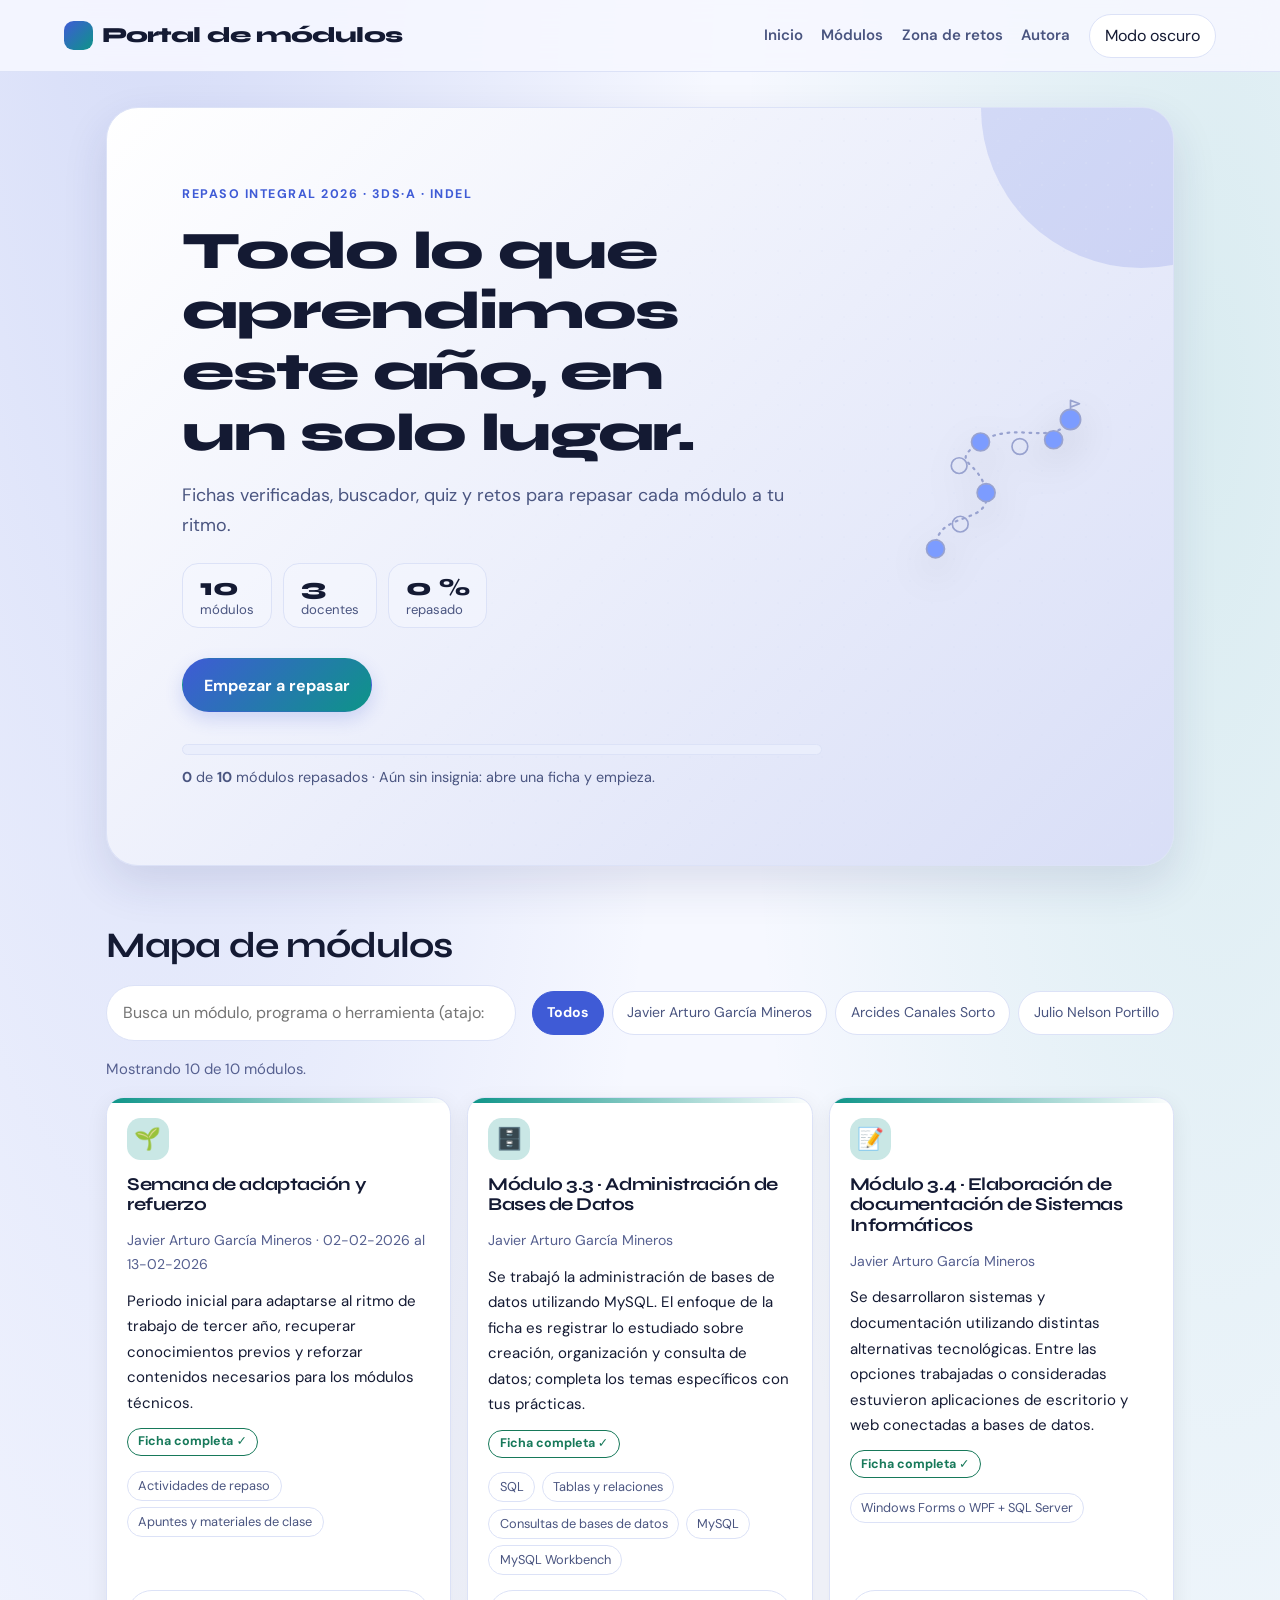
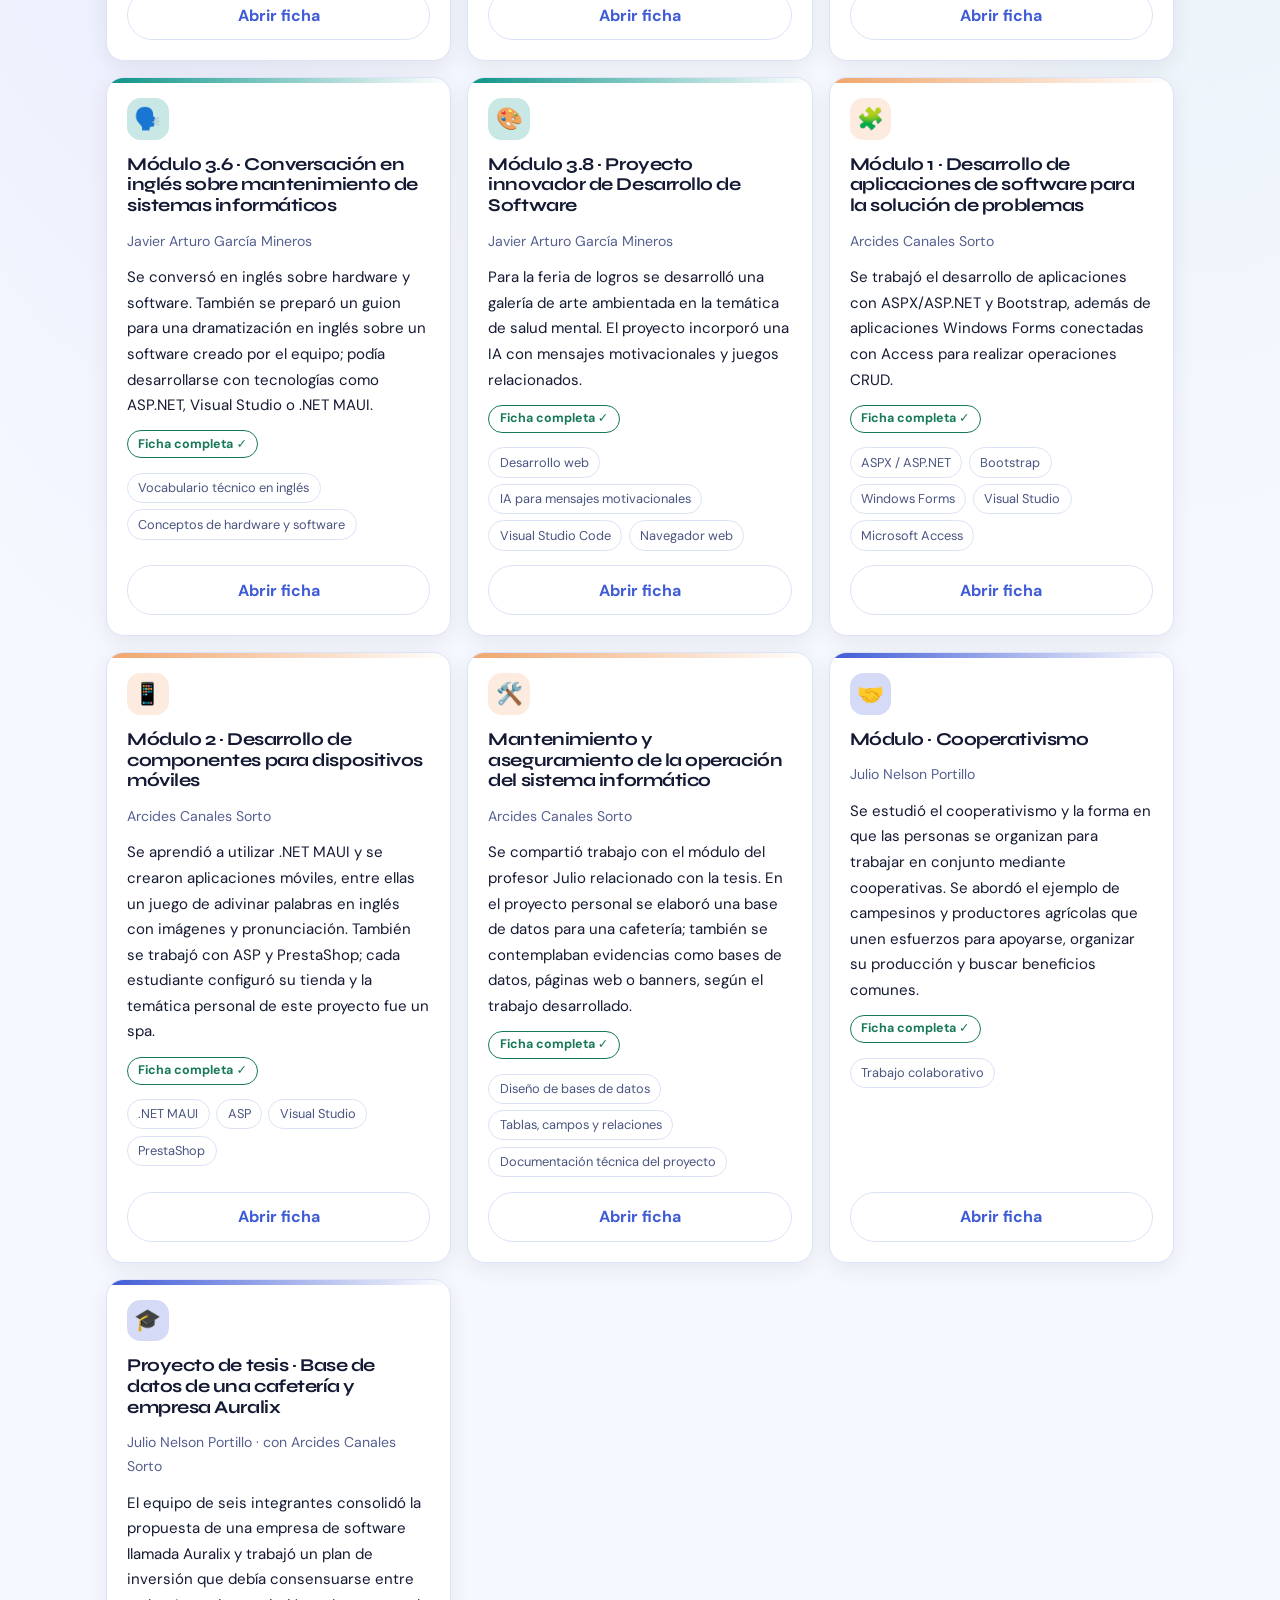
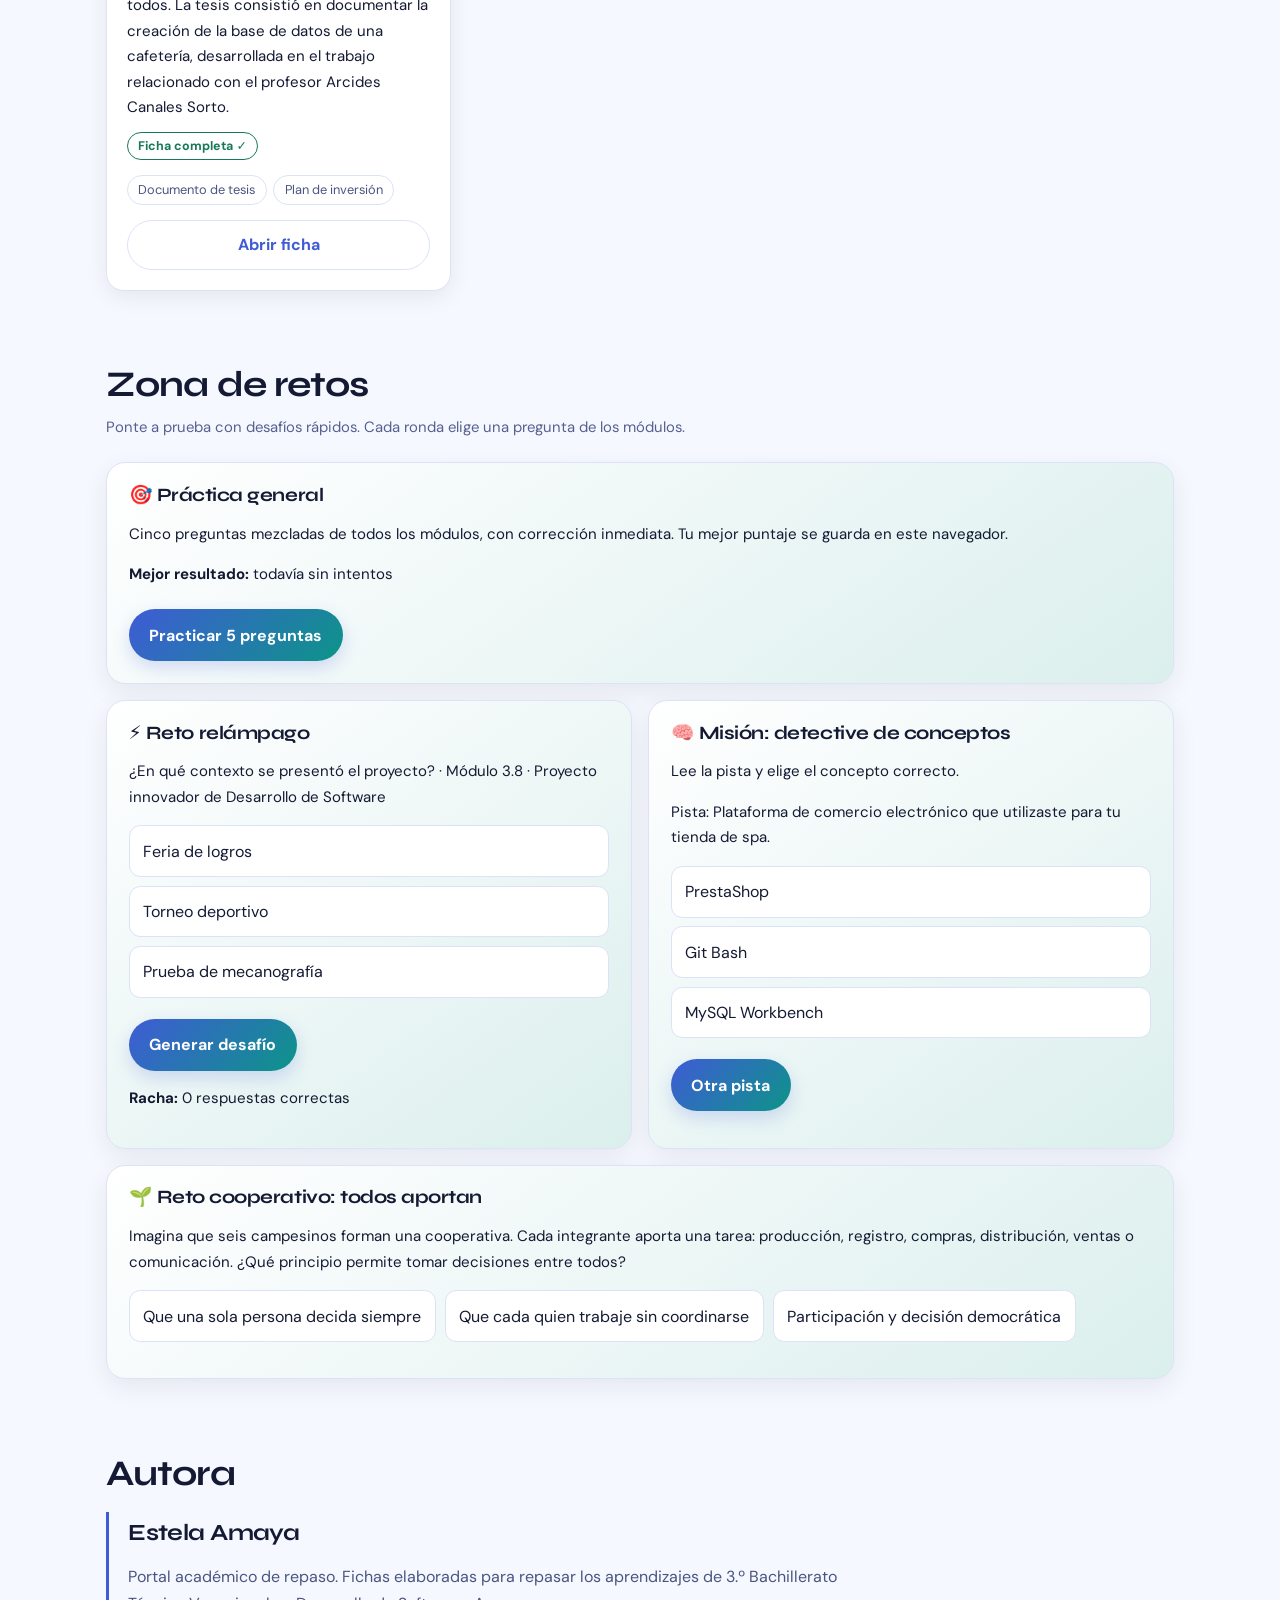
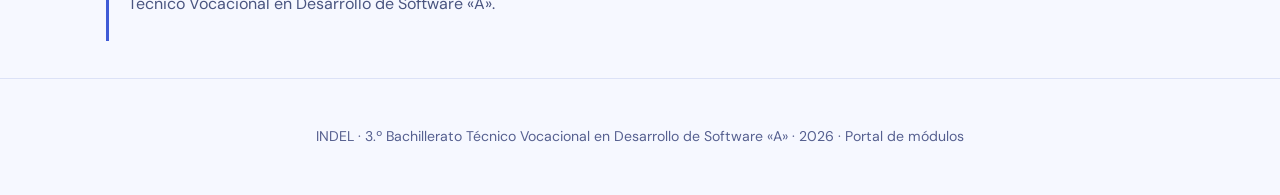
<file: index.html>
<!DOCTYPE html>
<html lang="es" data-theme="dark">
<head>
  <meta charset="UTF-8">
  <meta name="viewport" content="width=device-width, initial-scale=1">
  <title>Portal de módulos · Estela Amaya · Repaso 2026</title>
  <meta name="description" content="Portal de repaso de los módulos de 3.º Bachillerato Técnico Vocacional en Desarrollo de Software «A», INDEL 2026.">
  <link rel="icon" type="image/svg+xml" href="img/favicon.svg">
  <link rel="preconnect" href="https://fonts.googleapis.com">
  <link rel="preconnect" href="https://fonts.gstatic.com" crossorigin>
  <link href="https://fonts.googleapis.com/css2?family=Syne:wght@700;800&family=DM+Sans:wght@400;500;700&display=swap" rel="stylesheet">
  <link rel="stylesheet" href="css/styles.css">
</head>
<body>
  <a class="skip" href="#modulos">Ir a los módulos</a>

  <!-- Barra superior -->
  <header class="top">
    <a class="logo" href="#inicio">Portal de módulos</a>
    <nav aria-label="Principal">
      <a href="#inicio">Inicio</a>
      <a href="#modulos">Módulos</a>
      <a href="#juegos">Zona de retos</a>
      <a href="#autora">Autora</a>
      <button id="tema" type="button">Modo claro</button>
    </nav>
  </header>

  <main>
    <!-- Portada -->
    <section id="inicio" class="hero">
      <div class="hero-txt">
        <p class="kicker">Repaso integral 2026 · 3DS·A · INDEL</p>
        <h1>Todo lo que aprendimos este año, en un solo lugar.</h1>
        <p class="lead">Fichas verificadas, buscador, quiz y retos para repasar cada módulo a tu ritmo.</p>
        <ul class="stats"><li><strong id="n-mod">10</strong>módulos</li><li><strong id="n-doc">3</strong>docentes</li><li><strong id="pct">0 %</strong>repasado</li></ul>
        <a class="cta" href="#modulos">Empezar a repasar</a>
        <div class="progreso" role="group" aria-label="Mi progreso">
          <div class="barra"><div id="relleno"></div></div>
          <p><strong id="rep">0</strong> de <strong id="total">0</strong> módulos repasados · <span id="insignia">Aún sin insignia: abre una ficha y empieza.</span></p>
          <p id="celebra" class="celebra" role="status" hidden>🎉 ¡100 %! Repasaste todos los módulos del año.</p>
        </div>
      </div>
      <img class="hero-img" src="img/hero-mapa.svg" width="180" height="180"
           alt="Ilustración de un camino con puntos conectados que representan los módulos del año, hasta una bandera al final.">
    </section>

    <!-- Mapa de módulos (las tarjetas se pintan desde data/modulos.js) -->
    <section id="modulos" aria-labelledby="t-mod">
      <h2 id="t-mod">Mapa de módulos</h2>
      <div class="controles">
        <label class="buscar">
          <span class="vh">Buscar módulos</span>
          <input id="q" type="search" placeholder="Busca un módulo, programa o herramienta (atajo: /)" autocomplete="off">
        </label>
        <div id="filtros" class="filtros" role="group" aria-label="Filtrar por docente"></div>
      </div>
      <p id="estado" class="estado" aria-live="polite"></p>
      <noscript><p class="estado">Este portal pinta los módulos con JavaScript. Actívalo en tu navegador para verlos.</p></noscript>
      <div id="lista" class="grid"></div>
    </section>

    <!-- Zona de retos (los textos de las rondas vienen de data/juegos.js y data/modulos.js) -->
    <section id="juegos" aria-labelledby="t-juegos">
      <h2 id="t-juegos">Zona de retos</h2>
      <p class="estado">Ponte a prueba con desafíos rápidos. Cada ronda elige una pregunta de los módulos.</p>

      <div class="juegos-grid">
        <article class="game-box game-box--ancho">
          <h3>🎯 Práctica general</h3>
          <p>Cinco preguntas mezcladas de todos los módulos, con corrección inmediata. Tu mejor puntaje se guarda en este navegador.</p>
          <p><strong>Mejor resultado:</strong> <span id="mejor-practica">todavía sin intentos</span></p>
          <button id="practicar" class="cta" type="button">Practicar 5 preguntas</button>
        </article>

        <article class="game-box">
          <h3>⚡ Reto relámpago</h3>
          <p id="reto-pregunta"></p>
          <div id="reto-opciones" class="reto-opciones"></div>
          <p id="reto-feedback" class="fb" aria-live="polite"></p>
          <button id="nuevo-reto" class="cta" type="button">Generar desafío</button>
          <p><strong>Racha:</strong> <span id="racha">0</span> respuestas correctas</p>
        </article>

        <article class="game-box">
          <h3>🧠 Misión: detective de conceptos</h3>
          <p>Lee la pista y elige el concepto correcto.</p>
          <p id="pista-texto"></p>
          <div id="detective-opciones" class="reto-opciones"></div>
          <p id="detective-feedback" class="fb" aria-live="polite"></p>
          <button id="nueva-pista" class="cta" type="button">Otra pista</button>
        </article>

        <article class="game-box game-box--ancho">
          <h3>🌱 Reto cooperativo: todos aportan</h3>
          <p id="coop-enunciado"></p>
          <div id="coop-opciones" class="reto-opciones reto-opciones--fila"></div>
          <p id="coop-feedback" class="fb" aria-live="polite"></p>
          <button id="coop-reiniciar" class="volver-jugar" type="button" hidden>Volver a jugar</button>
        </article>
      </div>
    </section>

    <!-- Autora -->
    <section id="autora" aria-labelledby="t-aut">
      <h2 id="t-aut">Autora</h2>
      <div class="autora">
        <h3>Estela Amaya</h3>
        <p>Portal académico de repaso. Fichas elaboradas para repasar los aprendizajes de 3.º Bachillerato Técnico Vocacional en Desarrollo de Software «A».</p>
      </div>
    </section>
  </main>

  <!-- Ficha de módulo (se llena desde js/app.js) -->
  <dialog id="ficha" aria-labelledby="f-titulo"><div id="f-cont"></div></dialog>

  <footer><p>INDEL · 3.º Bachillerato Técnico Vocacional en Desarrollo de Software «A» · 2026 · Portal de módulos</p></footer>

  <!-- Orden importa: utilidades y datos primero, luego la lógica -->
  <script src="js/utils.js"></script>
  <script src="data/modulos.js"></script>
  <script src="data/juegos.js"></script>
  <script src="js/app.js"></script>
  <script src="js/practica.js"></script>
  <script src="js/arcade.js"></script>
</body>
</html>
</file>
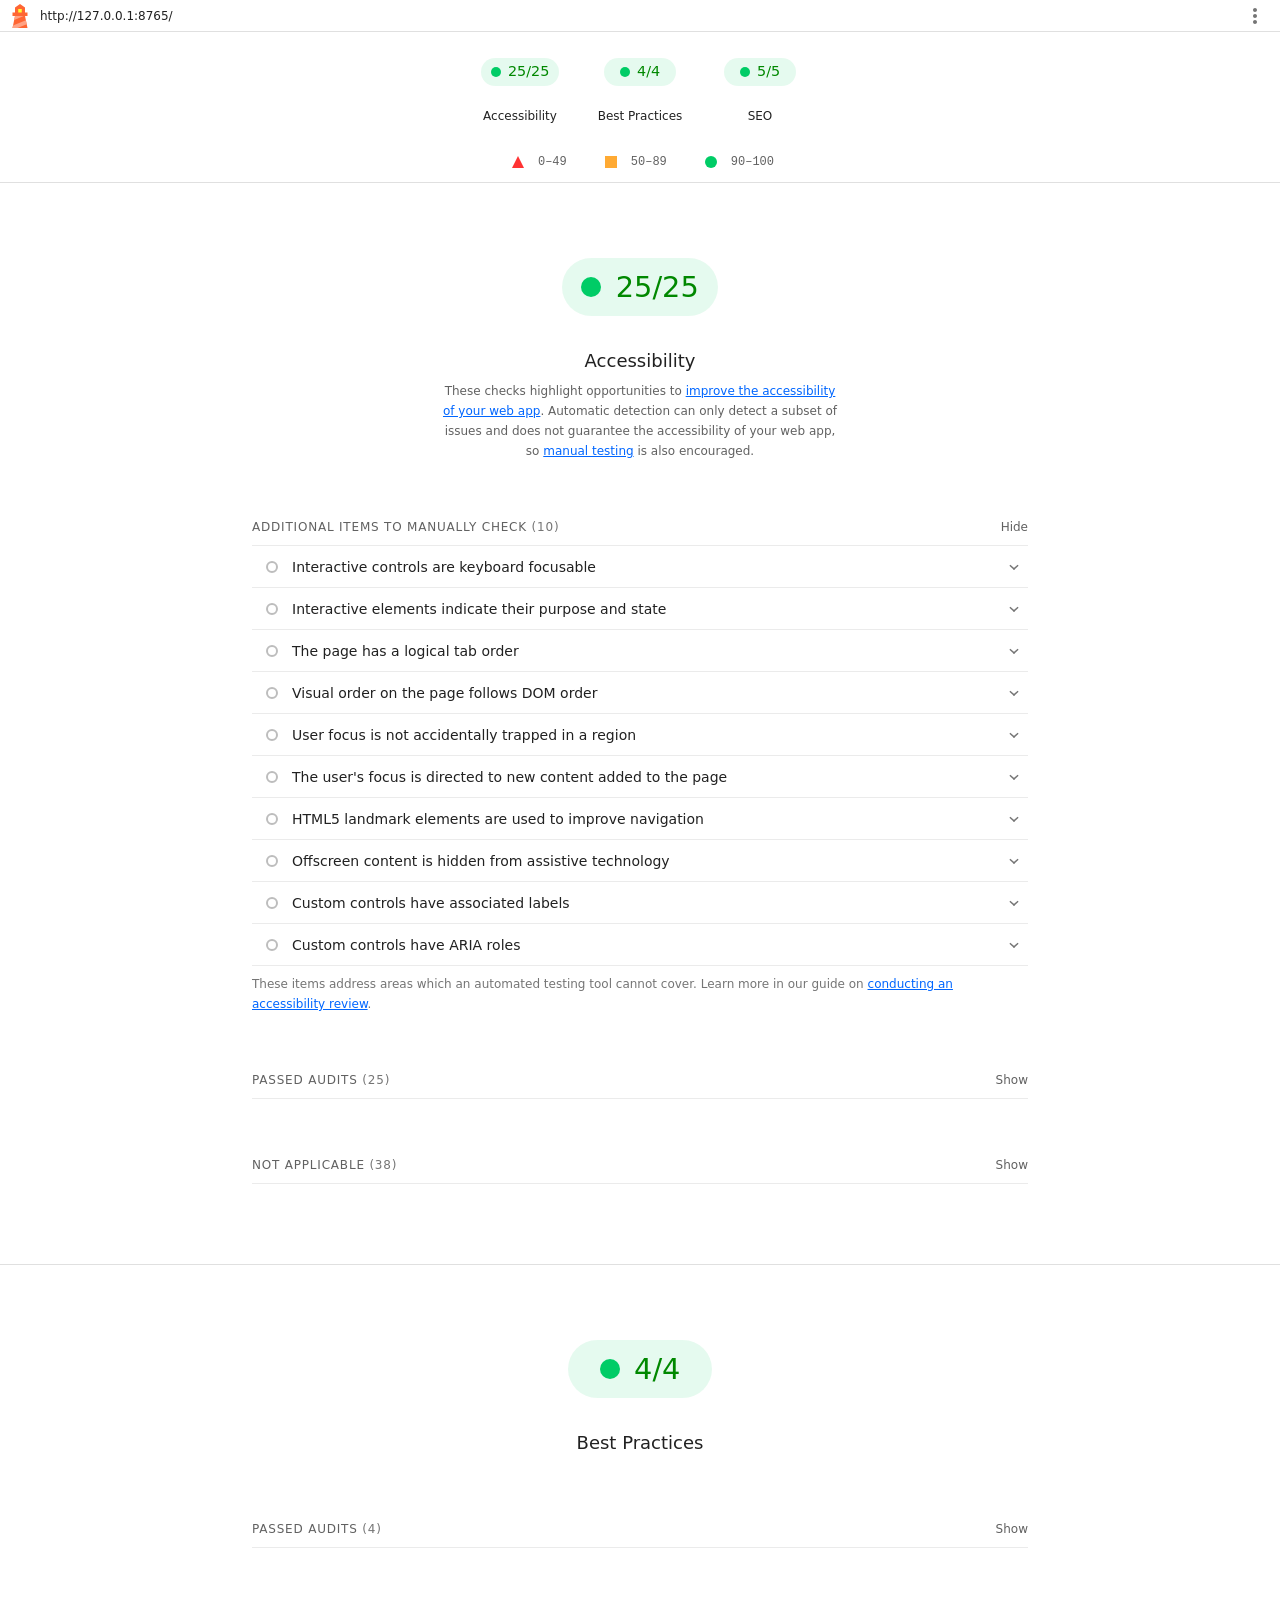
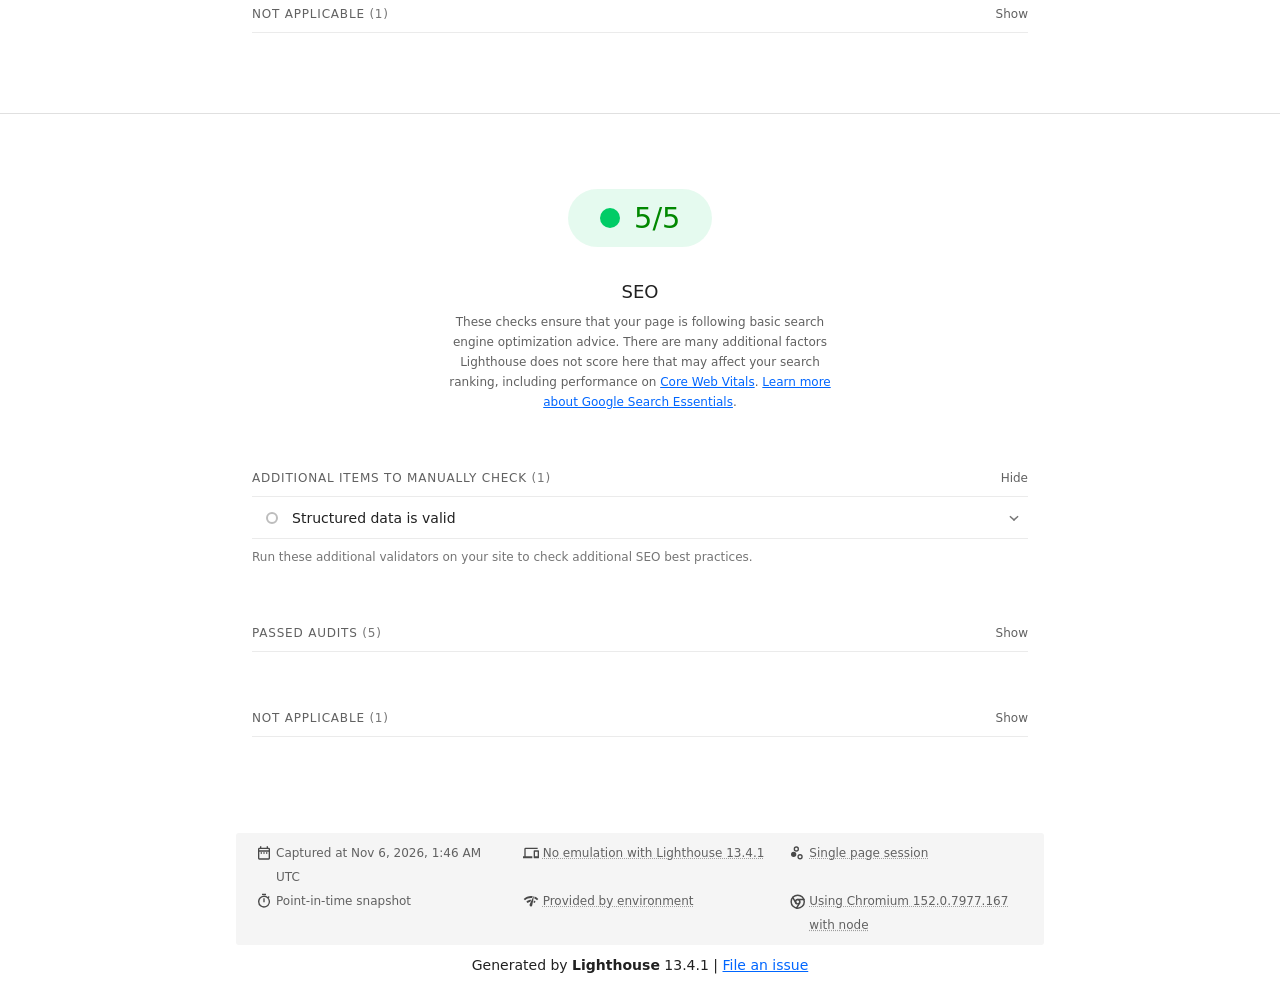
<file: evidencias/lighthouse-local.html>
<!--
@license
Copyright 2018 Google LLC
SPDX-License-Identifier: Apache-2.0
-->
<!doctype html>
<html lang="en">
<head>
  <meta charset="utf-8">
  <meta name="viewport" content="width=device-width, initial-scale=1, minimum-scale=1">
  <link rel="icon" href='data:image/svg+xml;utf8,<svg fill="none" xmlns="http://www.w3.org/2000/svg" viewBox="0 0 48 48"><path d="m14 7 10-7 10 7v10h5v7h-5l5 24H9l5-24H9v-7h5V7Z" fill="%23F63"/><path d="M31.561 24H14l-1.689 8.105L31.561 24ZM18.983 48H9l1.022-4.907L35.723 32.27l1.663 7.98L18.983 48Z" fill="%23FFA385"/><path fill="%23FF3" d="M20.5 10h7v7h-7z"/></svg>'>
  <title>Lighthouse Report</title>
  <style>body {margin: 0}</style>
</head>
<body>
  <noscript>Lighthouse report requires JavaScript. Please enable.</noscript>

  <div id="lh-log"></div>

  <script>window.__LIGHTHOUSE_JSON__ = {"lighthouseVersion":"13.4.1","finalDisplayedUrl":"http://127.0.0.1:8765/","fetchTime":"2026-11-06T01:46:27.761Z","gatherMode":"snapshot","runWarnings":[],"userAgent":"Mozilla/5.0 (Windows NT 10.0; Win64; x64) AppleWebKit/537.36 (KHTML, like Gecko) OpenCode/2.2.0 Chrome/152.0.7977.167 Electron/44.9.1 Safari/537.36","environment":{"hostUserAgent":"Mozilla/5.0 (Windows NT 10.0; Win64; x64) AppleWebKit/537.36 (KHTML, like Gecko) OpenCode/2.2.0 Chrome/152.0.7977.167 Electron/44.9.1 Safari/537.36","benchmarkIndex":1347,"credits":{"axe-core":"4.13.0"}},"audits":{"image-aspect-ratio":{"id":"image-aspect-ratio","title":"Displays images with correct aspect ratio","description":"Image display dimensions should match natural aspect ratio. [Learn more about image aspect ratio](https://developer.chrome.com/docs/lighthouse/best-practices/image-aspect-ratio/).","score":1,"scoreDisplayMode":"binary","details":{"type":"table","headings":[{"key":"node","valueType":"node","label":""},{"key":"url","valueType":"url","label":"URL"},{"key":"displayedAspectRatio","valueType":"text","label":"Aspect Ratio (Displayed)"},{"key":"actualAspectRatio","valueType":"text","label":"Aspect Ratio (Actual)"}],"items":[]}},"image-size-responsive":{"id":"image-size-responsive","title":"Serves images with appropriate resolution","description":"Image natural dimensions should be proportional to the display size and the pixel ratio to maximize image clarity. [Learn how to provide responsive images](https://web.dev/articles/serve-responsive-images).","score":1,"scoreDisplayMode":"binary","details":{"type":"table","headings":[{"key":"node","valueType":"node","label":""},{"key":"url","valueType":"url","label":"URL"},{"key":"displayedSize","valueType":"text","label":"Displayed size"},{"key":"actualSize","valueType":"text","label":"Actual size"},{"key":"expectedSize","valueType":"text","label":"Expected size"}],"items":[]}},"accesskeys":{"id":"accesskeys","title":"`[accesskey]` values are unique","description":"Access keys let users quickly focus a part of the page. For proper navigation, each access key must be unique. [Learn more about access keys](https://dequeuniversity.com/rules/axe/4.12/accesskeys).","score":null,"scoreDisplayMode":"notApplicable"},"aria-allowed-attr":{"id":"aria-allowed-attr","title":"`[aria-*]` attributes match their roles","description":"Each ARIA `role` supports a specific subset of `aria-*` attributes. Mismatching these invalidates the `aria-*` attributes. [Learn how to match ARIA attributes to their roles](https://dequeuniversity.com/rules/axe/4.12/aria-allowed-attr).","score":1,"scoreDisplayMode":"binary","details":{"type":"table","headings":[{"key":"node","valueType":"node","subItemsHeading":{"key":"relatedNode","valueType":"node"},"label":"Failing Elements"}],"items":[]}},"aria-allowed-role":{"id":"aria-allowed-role","title":"Uses ARIA roles only on compatible elements","description":"Many HTML elements can only be assigned certain ARIA roles. Using ARIA roles where they are not allowed can interfere with the accessibility of the web page. [Learn more about ARIA roles](https://dequeuniversity.com/rules/axe/4.12/aria-allowed-role).","score":null,"scoreDisplayMode":"notApplicable"},"aria-command-name":{"id":"aria-command-name","title":"`button`, `link`, and `menuitem` elements have accessible names","description":"When an element doesn't have an accessible name, screen readers announce it with a generic name, making it unusable for users who rely on screen readers. [Learn how to make command elements more accessible](https://dequeuniversity.com/rules/axe/4.12/aria-command-name).","score":null,"scoreDisplayMode":"notApplicable"},"aria-conditional-attr":{"id":"aria-conditional-attr","title":"ARIA attributes are used as specified for the element's role","description":"Some ARIA attributes are only allowed on an element under certain conditions. [Learn more about conditional ARIA attributes](https://dequeuniversity.com/rules/axe/4.12/aria-conditional-attr).","score":1,"scoreDisplayMode":"binary","details":{"type":"table","headings":[{"key":"node","valueType":"node","subItemsHeading":{"key":"relatedNode","valueType":"node"},"label":"Failing Elements"}],"items":[]}},"aria-deprecated-role":{"id":"aria-deprecated-role","title":"Deprecated ARIA roles were not used","description":"Deprecated ARIA roles may not be processed correctly by assistive technology. [Learn more about deprecated ARIA roles](https://dequeuniversity.com/rules/axe/4.12/aria-deprecated-role).","score":1,"scoreDisplayMode":"binary","details":{"type":"table","headings":[{"key":"node","valueType":"node","subItemsHeading":{"key":"relatedNode","valueType":"node"},"label":"Failing Elements"}],"items":[]}},"aria-dialog-name":{"id":"aria-dialog-name","title":"Elements with `role=\"dialog\"` or `role=\"alertdialog\"` have accessible names.","description":"ARIA dialog elements without accessible names may prevent screen readers users from discerning the purpose of these elements. [Learn how to make ARIA dialog elements more accessible](https://dequeuniversity.com/rules/axe/4.12/aria-dialog-name).","score":null,"scoreDisplayMode":"notApplicable"},"aria-hidden-body":{"id":"aria-hidden-body","title":"`[aria-hidden=\"true\"]` is not present on the document `\u003cbody>`","description":"Assistive technologies, like screen readers, work inconsistently when `aria-hidden=\"true\"` is set on the document `\u003cbody>`. [Learn how `aria-hidden` affects the document body](https://dequeuniversity.com/rules/axe/4.12/aria-hidden-body).","score":1,"scoreDisplayMode":"binary","details":{"type":"table","headings":[{"key":"node","valueType":"node","subItemsHeading":{"key":"relatedNode","valueType":"node"},"label":"Failing Elements"}],"items":[]}},"aria-hidden-focus":{"id":"aria-hidden-focus","title":"`[aria-hidden=\"true\"]` elements do not contain focusable descendents","description":"Focusable descendents within an `[aria-hidden=\"true\"]` element prevent those interactive elements from being available to users of assistive technologies like screen readers. [Learn how `aria-hidden` affects focusable elements](https://dequeuniversity.com/rules/axe/4.12/aria-hidden-focus).","score":null,"scoreDisplayMode":"notApplicable"},"aria-input-field-name":{"id":"aria-input-field-name","title":"ARIA input fields have accessible names","description":"When an input field doesn't have an accessible name, screen readers announce it with a generic name, making it unusable for users who rely on screen readers. [Learn more about input field labels](https://dequeuniversity.com/rules/axe/4.12/aria-input-field-name).","score":null,"scoreDisplayMode":"notApplicable"},"aria-meter-name":{"id":"aria-meter-name","title":"ARIA `meter` elements have accessible names","description":"When a meter element doesn't have an accessible name, screen readers announce it with a generic name, making it unusable for users who rely on screen readers. [Learn how to name `meter` elements](https://dequeuniversity.com/rules/axe/4.12/aria-meter-name).","score":null,"scoreDisplayMode":"notApplicable"},"aria-progressbar-name":{"id":"aria-progressbar-name","title":"ARIA `progressbar` elements have accessible names","description":"When a `progressbar` element doesn't have an accessible name, screen readers announce it with a generic name, making it unusable for users who rely on screen readers. [Learn how to label `progressbar` elements](https://dequeuniversity.com/rules/axe/4.12/aria-progressbar-name).","score":null,"scoreDisplayMode":"notApplicable"},"aria-prohibited-attr":{"id":"aria-prohibited-attr","title":"Elements use only permitted ARIA attributes","description":"Using ARIA attributes in roles where they are prohibited can mean that important information is not communicated to users of assistive technologies. [Learn more about prohibited ARIA roles](https://dequeuniversity.com/rules/axe/4.12/aria-prohibited-attr).","score":1,"scoreDisplayMode":"binary","details":{"type":"table","headings":[{"key":"node","valueType":"node","subItemsHeading":{"key":"relatedNode","valueType":"node"},"label":"Failing Elements"}],"items":[]}},"aria-required-attr":{"id":"aria-required-attr","title":"`[role]`s have all required `[aria-*]` attributes","description":"Some ARIA roles have required attributes that describe the state of the element to screen readers. [Learn more about roles and required attributes](https://dequeuniversity.com/rules/axe/4.12/aria-required-attr).","score":1,"scoreDisplayMode":"binary","details":{"type":"table","headings":[{"key":"node","valueType":"node","subItemsHeading":{"key":"relatedNode","valueType":"node"},"label":"Failing Elements"}],"items":[]}},"aria-required-children":{"id":"aria-required-children","title":"Elements with an ARIA `[role]` that require children to contain a specific `[role]` have all required children.","description":"Some ARIA parent roles must contain specific child roles to perform their intended accessibility functions. [Learn more about roles and required children elements](https://dequeuniversity.com/rules/axe/4.12/aria-required-children).","score":null,"scoreDisplayMode":"notApplicable"},"aria-required-parent":{"id":"aria-required-parent","title":"`[role]`s are contained by their required parent element","description":"Some ARIA child roles must be contained by specific parent roles to properly perform their intended accessibility functions. [Learn more about ARIA roles and required parent element](https://dequeuniversity.com/rules/axe/4.12/aria-required-parent).","score":null,"scoreDisplayMode":"notApplicable"},"aria-roles":{"id":"aria-roles","title":"`[role]` values are valid","description":"ARIA roles must have valid values in order to perform their intended accessibility functions. [Learn more about valid ARIA roles](https://dequeuniversity.com/rules/axe/4.12/aria-roles).","score":1,"scoreDisplayMode":"binary","details":{"type":"table","headings":[{"key":"node","valueType":"node","subItemsHeading":{"key":"relatedNode","valueType":"node"},"label":"Failing Elements"}],"items":[]}},"aria-text":{"id":"aria-text","title":"Elements with the `role=text` attribute do not have focusable descendents.","description":"Adding `role=text` around a text node split by markup enables VoiceOver to treat it as one phrase, but the element's focusable descendents will not be announced. [Learn more about the `role=text` attribute](https://dequeuniversity.com/rules/axe/4.12/aria-text).","score":null,"scoreDisplayMode":"notApplicable"},"aria-toggle-field-name":{"id":"aria-toggle-field-name","title":"ARIA toggle fields have accessible names","description":"When a toggle field doesn't have an accessible name, screen readers announce it with a generic name, making it unusable for users who rely on screen readers. [Learn more about toggle fields](https://dequeuniversity.com/rules/axe/4.12/aria-toggle-field-name).","score":null,"scoreDisplayMode":"notApplicable"},"aria-tooltip-name":{"id":"aria-tooltip-name","title":"ARIA `tooltip` elements have accessible names","description":"When a tooltip element doesn't have an accessible name, screen readers announce it with a generic name, making it unusable for users who rely on screen readers. [Learn how to name `tooltip` elements](https://dequeuniversity.com/rules/axe/4.12/aria-tooltip-name).","score":null,"scoreDisplayMode":"notApplicable"},"aria-treeitem-name":{"id":"aria-treeitem-name","title":"ARIA `treeitem` elements have accessible names","description":"When a `treeitem` element doesn't have an accessible name, screen readers announce it with a generic name, making it unusable for users who rely on screen readers. [Learn more about labeling `treeitem` elements](https://dequeuniversity.com/rules/axe/4.12/aria-treeitem-name).","score":null,"scoreDisplayMode":"notApplicable"},"aria-valid-attr-value":{"id":"aria-valid-attr-value","title":"`[aria-*]` attributes have valid values","description":"Assistive technologies, like screen readers, can't interpret ARIA attributes with invalid values. [Learn more about valid values for ARIA attributes](https://dequeuniversity.com/rules/axe/4.12/aria-valid-attr-value).","score":1,"scoreDisplayMode":"binary","details":{"type":"table","headings":[{"key":"node","valueType":"node","subItemsHeading":{"key":"relatedNode","valueType":"node"},"label":"Failing Elements"}],"items":[]}},"aria-valid-attr":{"id":"aria-valid-attr","title":"`[aria-*]` attributes are valid and not misspelled","description":"Assistive technologies, like screen readers, can't interpret ARIA attributes with invalid names. [Learn more about valid ARIA attributes](https://dequeuniversity.com/rules/axe/4.12/aria-valid-attr).","score":1,"scoreDisplayMode":"binary","details":{"type":"table","headings":[{"key":"node","valueType":"node","subItemsHeading":{"key":"relatedNode","valueType":"node"},"label":"Failing Elements"}],"items":[]}},"button-name":{"id":"button-name","title":"Buttons have an accessible name","description":"When a button doesn't have an accessible name, screen readers announce it as \"button\", making it unusable for users who rely on screen readers. [Learn how to make buttons more accessible](https://dequeuniversity.com/rules/axe/4.12/button-name).","score":1,"scoreDisplayMode":"binary","details":{"type":"table","headings":[{"key":"node","valueType":"node","subItemsHeading":{"key":"relatedNode","valueType":"node"},"label":"Failing Elements"}],"items":[]}},"bypass":{"id":"bypass","title":"The page contains a heading, skip link, or landmark region","description":"Adding ways to bypass repetitive content lets keyboard users navigate the page more efficiently. [Learn more about bypass blocks](https://dequeuniversity.com/rules/axe/4.12/bypass).","score":null,"scoreDisplayMode":"notApplicable"},"color-contrast":{"id":"color-contrast","title":"Background and foreground colors have a sufficient contrast ratio","description":"Low-contrast text is difficult or impossible for many users to read. [Learn how to provide sufficient color contrast](https://dequeuniversity.com/rules/axe/4.12/color-contrast).","score":1,"scoreDisplayMode":"binary","details":{"type":"table","headings":[{"key":"node","valueType":"node","subItemsHeading":{"key":"relatedNode","valueType":"node"},"label":"Failing Elements"}],"items":[]}},"definition-list":{"id":"definition-list","title":"`\u003cdl>`'s contain only properly-ordered `\u003cdt>` and `\u003cdd>` groups, `\u003cscript>`, `\u003ctemplate>` or `\u003cdiv>` elements.","description":"When definition lists are not properly marked up, screen readers may produce confusing or inaccurate output. [Learn how to structure definition lists correctly](https://dequeuniversity.com/rules/axe/4.12/definition-list).","score":null,"scoreDisplayMode":"notApplicable"},"dlitem":{"id":"dlitem","title":"Definition list items are wrapped in `\u003cdl>` elements","description":"Definition list items (`\u003cdt>` and `\u003cdd>`) must be wrapped in a parent `\u003cdl>` element to ensure that screen readers can properly announce them. [Learn how to structure definition lists correctly](https://dequeuniversity.com/rules/axe/4.12/dlitem).","score":null,"scoreDisplayMode":"notApplicable"},"document-title":{"id":"document-title","title":"Document has a `\u003ctitle>` element","description":"The title gives screen reader users an overview of the page, and search engine users rely on it heavily to determine if a page is relevant to their search. [Learn more about document titles](https://dequeuniversity.com/rules/axe/4.12/document-title).","score":1,"scoreDisplayMode":"binary","details":{"type":"table","headings":[{"key":"node","valueType":"node","subItemsHeading":{"key":"relatedNode","valueType":"node"},"label":"Failing Elements"}],"items":[]}},"duplicate-id-aria":{"id":"duplicate-id-aria","title":"ARIA IDs are unique","description":"The value of an ARIA ID must be unique to prevent other instances from being overlooked by assistive technologies. [Learn how to fix duplicate ARIA IDs](https://dequeuniversity.com/rules/axe/4.12/duplicate-id-aria).","score":null,"scoreDisplayMode":"notApplicable"},"empty-heading":{"id":"empty-heading","title":"All heading elements contain content.","description":"A heading with no content or inaccessible text prevent screen reader users from accessing information on the page's structure. [Learn more about headings](https://dequeuniversity.com/rules/axe/4.12/empty-heading).","score":null,"scoreDisplayMode":"notApplicable"},"form-field-multiple-labels":{"id":"form-field-multiple-labels","title":"No form fields have multiple labels","description":"Form fields with multiple labels can be confusingly announced by assistive technologies like screen readers which use either the first, the last, or all of the labels. [Learn how to use form labels](https://dequeuniversity.com/rules/axe/4.12/form-field-multiple-labels).","score":null,"scoreDisplayMode":"notApplicable"},"frame-title":{"id":"frame-title","title":"`\u003cframe>` or `\u003ciframe>` elements have a title","description":"Screen reader users rely on frame titles to describe the contents of frames. [Learn more about frame titles](https://dequeuniversity.com/rules/axe/4.12/frame-title).","score":null,"scoreDisplayMode":"notApplicable"},"heading-order":{"id":"heading-order","title":"Heading elements appear in a sequentially-descending order","description":"Properly ordered headings that do not skip levels convey the semantic structure of the page, making it easier to navigate and understand when using assistive technologies. [Learn more about heading order](https://dequeuniversity.com/rules/axe/4.12/heading-order).","score":1,"scoreDisplayMode":"binary","details":{"type":"table","headings":[{"key":"node","valueType":"node","subItemsHeading":{"key":"relatedNode","valueType":"node"},"label":"Failing Elements"}],"items":[]}},"html-has-lang":{"id":"html-has-lang","title":"`\u003chtml>` element has a `[lang]` attribute","description":"If a page doesn't specify a `lang` attribute, a screen reader assumes that the page is in the default language that the user chose when setting up the screen reader. If the page isn't actually in the default language, then the screen reader might not announce the page's text correctly. [Learn more about the `lang` attribute](https://dequeuniversity.com/rules/axe/4.12/html-has-lang).","score":1,"scoreDisplayMode":"binary","details":{"type":"table","headings":[{"key":"node","valueType":"node","subItemsHeading":{"key":"relatedNode","valueType":"node"},"label":"Failing Elements"}],"items":[]}},"html-lang-valid":{"id":"html-lang-valid","title":"`\u003chtml>` element has a valid value for its `[lang]` attribute","description":"Specifying a valid [BCP 47 language](https://www.w3.org/International/questions/qa-choosing-language-tags#question) helps screen readers announce text properly. [Learn how to use the `lang` attribute](https://dequeuniversity.com/rules/axe/4.12/html-lang-valid).","score":1,"scoreDisplayMode":"binary","details":{"type":"table","headings":[{"key":"node","valueType":"node","subItemsHeading":{"key":"relatedNode","valueType":"node"},"label":"Failing Elements"}],"items":[]}},"html-xml-lang-mismatch":{"id":"html-xml-lang-mismatch","title":"`\u003chtml>` element has an `[xml:lang]` attribute with the same base language as the `[lang]` attribute.","description":"If the webpage does not specify a consistent language, then the screen reader might not announce the page's text correctly. [Learn more about the `lang` attribute](https://dequeuniversity.com/rules/axe/4.12/html-xml-lang-mismatch).","score":null,"scoreDisplayMode":"notApplicable"},"identical-links-same-purpose":{"id":"identical-links-same-purpose","title":"Identical links have the same purpose.","description":"Links with the same destination should have the same description, to help users understand the link's purpose and decide whether to follow it. [Learn more about identical links](https://dequeuniversity.com/rules/axe/4.12/identical-links-same-purpose).","score":null,"scoreDisplayMode":"notApplicable"},"image-alt":{"id":"image-alt","title":"Image elements have `[alt]` attributes","description":"Informative elements should aim for short, descriptive alternate text. Decorative elements can be ignored with an empty alt attribute. [Learn more about the `alt` attribute](https://dequeuniversity.com/rules/axe/4.12/image-alt).","score":1,"scoreDisplayMode":"binary","details":{"type":"table","headings":[{"key":"node","valueType":"node","subItemsHeading":{"key":"relatedNode","valueType":"node"},"label":"Failing Elements"}],"items":[]}},"image-redundant-alt":{"id":"image-redundant-alt","title":"Image elements do not have `[alt]` attributes that are redundant text.","description":"Informative elements should aim for short, descriptive alternative text. Alternative text that is exactly the same as the text adjacent to the link or image is potentially confusing for screen reader users, because the text will be read twice. [Learn more about the `alt` attribute](https://dequeuniversity.com/rules/axe/4.12/image-redundant-alt).","score":null,"scoreDisplayMode":"notApplicable"},"input-button-name":{"id":"input-button-name","title":"Input buttons have discernible text.","description":"Adding discernable and accessible text to input buttons may help screen reader users understand the purpose of the input button. [Learn more about input buttons](https://dequeuniversity.com/rules/axe/4.12/input-button-name).","score":null,"scoreDisplayMode":"notApplicable"},"input-image-alt":{"id":"input-image-alt","title":"`\u003cinput type=\"image\">` elements have `[alt]` text","description":"When an image is being used as an `\u003cinput>` button, providing alternative text can help screen reader users understand the purpose of the button. [Learn about input image alt text](https://dequeuniversity.com/rules/axe/4.12/input-image-alt).","score":null,"scoreDisplayMode":"notApplicable"},"label-content-name-mismatch":{"id":"label-content-name-mismatch","title":"Elements with visible text labels have matching accessible names.","description":"Visible text labels that do not match the accessible name can result in a confusing experience for screen reader users. [Learn more about accessible names](https://dequeuniversity.com/rules/axe/4.12/label-content-name-mismatch).","score":null,"scoreDisplayMode":"notApplicable"},"label":{"id":"label","title":"Form elements have associated labels","description":"Labels ensure that form controls are announced properly by assistive technologies, like screen readers. [Learn more about form element labels](https://dequeuniversity.com/rules/axe/4.12/label).","score":1,"scoreDisplayMode":"binary","details":{"type":"table","headings":[{"key":"node","valueType":"node","subItemsHeading":{"key":"relatedNode","valueType":"node"},"label":"Failing Elements"}],"items":[]}},"landmark-one-main":{"id":"landmark-one-main","title":"Document has a main landmark.","description":"One main landmark helps screen reader users navigate a web page. [Learn more about landmarks](https://dequeuniversity.com/rules/axe/4.12/landmark-one-main).","score":1,"scoreDisplayMode":"binary","details":{"type":"table","headings":[{"key":"node","valueType":"node","subItemsHeading":{"key":"relatedNode","valueType":"node"},"label":"Failing Elements"}],"items":[]}},"link-name":{"id":"link-name","title":"Links have a discernible name","description":"Link text (and alternate text for images, when used as links) that is discernible, unique, and focusable improves the navigation experience for screen reader users. [Learn how to make links accessible](https://dequeuniversity.com/rules/axe/4.12/link-name).","score":1,"scoreDisplayMode":"binary","details":{"type":"table","headings":[{"key":"node","valueType":"node","subItemsHeading":{"key":"relatedNode","valueType":"node"},"label":"Failing Elements"}],"items":[]}},"link-in-text-block":{"id":"link-in-text-block","title":"Links are distinguishable without relying on color.","description":"Low-contrast text is difficult or impossible for many users to read. Link text that is discernible improves the experience for users with low vision. [Learn how to make links distinguishable](https://dequeuniversity.com/rules/axe/4.12/link-in-text-block).","score":null,"scoreDisplayMode":"notApplicable"},"list":{"id":"list","title":"Lists contain only `\u003cli>` elements and script supporting elements (`\u003cscript>` and `\u003ctemplate>`).","description":"Screen readers have a specific way of announcing lists. Ensuring proper list structure aids screen reader output. [Learn more about proper list structure](https://dequeuniversity.com/rules/axe/4.12/list).","score":1,"scoreDisplayMode":"binary","details":{"type":"table","headings":[{"key":"node","valueType":"node","subItemsHeading":{"key":"relatedNode","valueType":"node"},"label":"Failing Elements"}],"items":[]}},"listitem":{"id":"listitem","title":"List items (`\u003cli>`) are contained within `\u003cul>`, `\u003col>` or `\u003cmenu>` parent elements","description":"Screen readers require list items (`\u003cli>`) to be contained within a parent `\u003cul>`, `\u003col>` or `\u003cmenu>` to be announced properly. [Learn more about proper list structure](https://dequeuniversity.com/rules/axe/4.12/listitem).","score":1,"scoreDisplayMode":"binary","details":{"type":"table","headings":[{"key":"node","valueType":"node","subItemsHeading":{"key":"relatedNode","valueType":"node"},"label":"Failing Elements"}],"items":[]}},"meta-refresh":{"id":"meta-refresh","title":"The document does not use `\u003cmeta http-equiv=\"refresh\">`","description":"Users do not expect a page to refresh automatically, and doing so will move focus back to the top of the page. This may create a frustrating or confusing experience. [Learn more about the refresh meta tag](https://dequeuniversity.com/rules/axe/4.12/meta-refresh).","score":null,"scoreDisplayMode":"notApplicable"},"meta-viewport":{"id":"meta-viewport","title":"`[user-scalable=\"no\"]` is not used in the `\u003cmeta name=\"viewport\">` element and the `[maximum-scale]` attribute is not less than 5.","description":"Disabling zooming is problematic for users with low vision who rely on screen magnification to properly see the contents of a web page. [Learn more about the viewport meta tag](https://dequeuniversity.com/rules/axe/4.12/meta-viewport).","score":1,"scoreDisplayMode":"binary","details":{"type":"table","headings":[{"key":"node","valueType":"node","subItemsHeading":{"key":"relatedNode","valueType":"node"},"label":"Failing Elements"}],"items":[]}},"object-alt":{"id":"object-alt","title":"`\u003cobject>` elements have alternate text","description":"Screen readers cannot translate non-text content. Adding alternate text to `\u003cobject>` elements helps screen readers convey meaning to users. [Learn more about alt text for `object` elements](https://dequeuniversity.com/rules/axe/4.12/object-alt).","score":null,"scoreDisplayMode":"notApplicable"},"select-name":{"id":"select-name","title":"Select elements have associated label elements.","description":"Form elements without effective labels can create frustrating experiences for screen reader users. [Learn more about the `select` element](https://dequeuniversity.com/rules/axe/4.12/select-name).","score":null,"scoreDisplayMode":"notApplicable"},"skip-link":{"id":"skip-link","title":"Skip links are focusable.","description":"Including a skip link can help users skip to the main content to save time. [Learn more about skip links](https://dequeuniversity.com/rules/axe/4.12/skip-link).","score":1,"scoreDisplayMode":"binary","details":{"type":"table","headings":[{"key":"node","valueType":"node","subItemsHeading":{"key":"relatedNode","valueType":"node"},"label":"Failing Elements"}],"items":[]}},"tabindex":{"id":"tabindex","title":"No element has a `[tabindex]` value greater than 0","description":"A value greater than 0 implies an explicit navigation ordering. Although technically valid, this often creates frustrating experiences for users who rely on assistive technologies. [Learn more about the `tabindex` attribute](https://dequeuniversity.com/rules/axe/4.12/tabindex).","score":null,"scoreDisplayMode":"notApplicable"},"table-duplicate-name":{"id":"table-duplicate-name","title":"Tables have different content in the summary attribute and `\u003ccaption>`.","description":"The summary attribute should describe the table structure, while `\u003ccaption>` should have the onscreen title. Accurate table mark-up helps users of screen readers. [Learn more about summary and caption](https://dequeuniversity.com/rules/axe/4.12/table-duplicate-name).","score":null,"scoreDisplayMode":"notApplicable"},"table-fake-caption":{"id":"table-fake-caption","title":"Tables use `\u003ccaption>` instead of cells with the `[colspan]` attribute to indicate a caption.","description":"Screen readers have features to make navigating tables easier. Ensuring that tables use the actual caption element instead of cells with the `[colspan]` attribute may improve the experience for screen reader users. [Learn more about captions](https://dequeuniversity.com/rules/axe/4.12/table-fake-caption).","score":null,"scoreDisplayMode":"notApplicable"},"target-size":{"id":"target-size","title":"Touch targets have sufficient size and spacing.","description":"Touch targets with sufficient size and spacing help users who may have difficulty targeting small controls to activate the targets. [Learn more about touch targets](https://dequeuniversity.com/rules/axe/4.12/target-size).","score":1,"scoreDisplayMode":"binary","details":{"type":"table","headings":[{"key":"node","valueType":"node","subItemsHeading":{"key":"relatedNode","valueType":"node"},"label":"Failing Elements"}],"items":[]}},"td-has-header":{"id":"td-has-header","title":"`\u003ctd>` elements in a large `\u003ctable>` have one or more table headers.","description":"Screen readers have features to make navigating tables easier. Ensuring that `\u003ctd>` elements in a large table (3 or more cells in width and height) have an associated table header may improve the experience for screen reader users. [Learn more about table headers](https://dequeuniversity.com/rules/axe/4.12/td-has-header).","score":null,"scoreDisplayMode":"notApplicable"},"td-headers-attr":{"id":"td-headers-attr","title":"Cells in a `\u003ctable>` element that use the `[headers]` attribute refer to table cells within the same table.","description":"Screen readers have features to make navigating tables easier. Ensuring `\u003ctd>` cells using the `[headers]` attribute only refer to other cells in the same table may improve the experience for screen reader users. [Learn more about the `headers` attribute](https://dequeuniversity.com/rules/axe/4.12/td-headers-attr).","score":null,"scoreDisplayMode":"notApplicable"},"th-has-data-cells":{"id":"th-has-data-cells","title":"`\u003cth>` elements and elements with `[role=\"columnheader\"/\"rowheader\"]` have data cells they describe.","description":"Screen readers have features to make navigating tables easier. Ensuring table headers always refer to some set of cells may improve the experience for screen reader users. [Learn more about table headers](https://dequeuniversity.com/rules/axe/4.12/th-has-data-cells).","score":null,"scoreDisplayMode":"notApplicable"},"valid-lang":{"id":"valid-lang","title":"`[lang]` attributes have a valid value","description":"Specifying a valid [BCP 47 language](https://www.w3.org/International/questions/qa-choosing-language-tags#question) on elements helps ensure that text is pronounced correctly by a screen reader. [Learn how to use the `lang` attribute](https://dequeuniversity.com/rules/axe/4.12/valid-lang).","score":null,"scoreDisplayMode":"notApplicable"},"video-caption":{"id":"video-caption","title":"`\u003cvideo>` elements contain a `\u003ctrack>` element with `[kind=\"captions\"]`","description":"When a video provides a caption it is easier for deaf and hearing impaired users to access its information. [Learn more about video captions](https://dequeuniversity.com/rules/axe/4.12/video-caption).","score":null,"scoreDisplayMode":"notApplicable"},"custom-controls-labels":{"id":"custom-controls-labels","title":"Custom controls have associated labels","description":"Custom interactive controls have associated labels, provided by aria-label or aria-labelledby. [Learn more about custom controls and labels](https://developer.chrome.com/docs/lighthouse/accessibility/custom-controls-labels/).","score":null,"scoreDisplayMode":"manual"},"custom-controls-roles":{"id":"custom-controls-roles","title":"Custom controls have ARIA roles","description":"Custom interactive controls have appropriate ARIA roles. [Learn how to add roles to custom controls](https://developer.chrome.com/docs/lighthouse/accessibility/custom-control-roles/).","score":null,"scoreDisplayMode":"manual"},"focus-traps":{"id":"focus-traps","title":"User focus is not accidentally trapped in a region","description":"A user can tab into and out of any control or region without accidentally trapping their focus. [Learn how to avoid focus traps](https://developer.chrome.com/docs/lighthouse/accessibility/focus-traps/).","score":null,"scoreDisplayMode":"manual"},"focusable-controls":{"id":"focusable-controls","title":"Interactive controls are keyboard focusable","description":"Custom interactive controls are keyboard focusable and display a focus indicator. [Learn how to make custom controls focusable](https://developer.chrome.com/docs/lighthouse/accessibility/focusable-controls/).","score":null,"scoreDisplayMode":"manual"},"interactive-element-affordance":{"id":"interactive-element-affordance","title":"Interactive elements indicate their purpose and state","description":"Interactive elements, such as links and buttons, should indicate their state and be distinguishable from non-interactive elements. [Learn how to decorate interactive elements with affordance hints](https://developer.chrome.com/docs/lighthouse/accessibility/interactive-element-affordance/).","score":null,"scoreDisplayMode":"manual"},"logical-tab-order":{"id":"logical-tab-order","title":"The page has a logical tab order","description":"Tabbing through the page follows the visual layout. Users cannot focus elements that are offscreen. [Learn more about logical tab ordering](https://developer.chrome.com/docs/lighthouse/accessibility/logical-tab-order/).","score":null,"scoreDisplayMode":"manual"},"managed-focus":{"id":"managed-focus","title":"The user's focus is directed to new content added to the page","description":"If new content, such as a dialog, is added to the page, the user's focus is directed to it. [Learn how to direct focus to new content](https://developer.chrome.com/docs/lighthouse/accessibility/managed-focus/).","score":null,"scoreDisplayMode":"manual"},"offscreen-content-hidden":{"id":"offscreen-content-hidden","title":"Offscreen content is hidden from assistive technology","description":"Offscreen content is hidden with display: none or aria-hidden=true. [Learn how to properly hide offscreen content](https://developer.chrome.com/docs/lighthouse/accessibility/offscreen-content-hidden/).","score":null,"scoreDisplayMode":"manual"},"use-landmarks":{"id":"use-landmarks","title":"HTML5 landmark elements are used to improve navigation","description":"Landmark elements (`\u003cmain>`, `\u003cnav>`, etc.) are used to improve the keyboard navigation of the page for assistive technology. [Learn more about landmark elements](https://developer.chrome.com/docs/lighthouse/accessibility/use-landmarks/).","score":null,"scoreDisplayMode":"manual"},"visual-order-follows-dom":{"id":"visual-order-follows-dom","title":"Visual order on the page follows DOM order","description":"DOM order matches the visual order, improving navigation for assistive technology. [Learn more about DOM and visual ordering](https://developer.chrome.com/docs/lighthouse/accessibility/visual-order-follows-dom/).","score":null,"scoreDisplayMode":"manual"},"autocomplete-valid":{"id":"autocomplete-valid","title":"`autocomplete` attributes are used correctly","description":"The `autocomplete` attribute values must be valid and correctly applied for screen readers to function correctly. [Learn more about valid autocomplete values](https://dequeuniversity.com/rules/axe/4.12/autocomplete-valid).","score":1,"scoreDisplayMode":"binary","details":{"type":"table","headings":[{"key":"node","valueType":"node","subItemsHeading":{"key":"relatedNode","valueType":"node"},"label":"Failing Elements"}],"items":[]}},"presentation-role-conflict":{"id":"presentation-role-conflict","title":"Elements with `role=\"none\"` or `role=\"presentation\"` do not have conflicts","description":"There are certain cases where the semantic role of an element with `role=\"none\"` or `role=\"presentation\"` does not resolve to none or presentation. To ensure the element remains removed from the accessibility tree, you should not add any global ARIA attributes to the element or make it focusable. [Learn more about presentation role conflict](https://dequeuniversity.com/rules/axe/4.12/presentation-role-conflict).","score":null,"scoreDisplayMode":"notApplicable"},"svg-img-alt":{"id":"svg-img-alt","title":"SVG elements with an `img` role have an accessible text alternative","description":"Ensures SVG elements with an `img`, `graphics-document` or `graphics-symbol` role have an accessible text alternative. [Learn more about SVG alt text](https://dequeuniversity.com/rules/axe/4.12/svg-img-alt).","score":null,"scoreDisplayMode":"notApplicable"},"doctype":{"id":"doctype","title":"Page has the HTML doctype","description":"Specifying a doctype prevents the browser from switching to quirks-mode. [Learn more about the doctype declaration](https://developer.chrome.com/docs/lighthouse/best-practices/doctype/).","score":1,"scoreDisplayMode":"binary"},"js-libraries":{"id":"js-libraries","title":"Detected JavaScript libraries","description":"All front-end JavaScript libraries detected on the page. [Learn more about this JavaScript library detection diagnostic audit](https://developer.chrome.com/docs/lighthouse/best-practices/js-libraries/).","score":null,"scoreDisplayMode":"notApplicable"},"paste-preventing-inputs":{"id":"paste-preventing-inputs","title":"Allows users to paste into input fields","description":"Preventing input pasting is a bad practice for the UX, and weakens security by blocking password managers.[Learn more about user-friendly input fields](https://developer.chrome.com/docs/lighthouse/best-practices/paste-preventing-inputs/).","score":1,"scoreDisplayMode":"binary","details":{"type":"table","headings":[{"key":"node","valueType":"node","label":"Failing Elements"}],"items":[]}},"meta-description":{"id":"meta-description","title":"Document has a meta description","description":"Meta descriptions may be included in search results to concisely summarize page content. [Learn more about the meta description](https://developer.chrome.com/docs/lighthouse/seo/meta-description/).","score":1,"scoreDisplayMode":"binary"},"link-text":{"id":"link-text","title":"Links have descriptive text","description":"Descriptive link text helps search engines understand your content. [Learn how to make links more accessible](https://developer.chrome.com/docs/lighthouse/seo/link-text/).","score":1,"scoreDisplayMode":"binary","details":{"type":"table","headings":[{"key":"href","valueType":"url","label":"Link destination"},{"key":"text","valueType":"text","label":"Link Text"}],"items":[]}},"crawlable-anchors":{"id":"crawlable-anchors","title":"Links are crawlable","description":"Search engines may use `href` attributes on links to crawl websites. Ensure that the `href` attribute of anchor elements links to an appropriate destination, so more pages of the site can be discovered. [Learn how to make links crawlable](https://support.google.com/webmasters/answer/9112205)","score":1,"scoreDisplayMode":"binary","details":{"type":"table","headings":[{"key":"node","valueType":"node","label":"Uncrawlable Link"}],"items":[]}},"robots-txt":{"id":"robots-txt","title":"robots.txt is valid","description":"If your robots.txt file is malformed, crawlers may not be able to understand how you want your website to be crawled or indexed. [Learn more about robots.txt](https://developer.chrome.com/docs/lighthouse/seo/invalid-robots-txt/).","score":null,"scoreDisplayMode":"notApplicable"},"structured-data":{"id":"structured-data","title":"Structured data is valid","description":"Run the [Structured Data Testing Tool](https://developers.google.com/search/docs/appearance/structured-data/) to validate structured data. [Learn more about Structured Data](https://developer.chrome.com/docs/lighthouse/seo/structured-data/).","score":null,"scoreDisplayMode":"manual"}},"configSettings":{"output":"json","maxWaitForFcp":30000,"maxWaitForLoad":45000,"pauseAfterFcpMs":5250,"pauseAfterLoadMs":5250,"networkQuietThresholdMs":5250,"cpuQuietThresholdMs":5250,"formFactor":"desktop","throttling":{"rttMs":150,"throughputKbps":1638.4,"requestLatencyMs":562.5,"downloadThroughputKbps":1474.5600000000002,"uploadThroughputKbps":675,"cpuSlowdownMultiplier":4},"throttlingMethod":"provided","screenEmulation":{"mobile":true,"width":412,"height":823,"deviceScaleFactor":1.75,"disabled":true},"emulatedUserAgent":"Mozilla/5.0 (Linux; Android 11; moto g power (2022)) AppleWebKit/537.36 (KHTML, like Gecko) Chrome/136.0.0.0 Mobile Safari/537.36","auditMode":false,"gatherMode":false,"clearStorageTypes":["file_systems","shader_cache","service_workers","cache_storage"],"disableStorageReset":true,"debugNavigation":false,"channel":"node","usePassiveGathering":false,"disableFullPageScreenshot":true,"skipAboutBlank":false,"blankPage":"about:blank","ignoreStatusCode":false,"locale":"en-US","blockedUrlPatterns":null,"additionalTraceCategories":null,"extraHeaders":null,"precomputedLanternData":null,"onlyAudits":null,"onlyCategories":["accessibility","seo","best-practices"],"skipAudits":null},"categories":{"accessibility":{"title":"Accessibility","description":"These checks highlight opportunities to [improve the accessibility of your web app](https://developer.chrome.com/docs/lighthouse/accessibility/). Automatic detection can only detect a subset of issues and does not guarantee the accessibility of your web app, so [manual testing](https://web.dev/articles/how-to-review) is also encouraged.","manualDescription":"These items address areas which an automated testing tool cannot cover. Learn more in our guide on [conducting an accessibility review](https://web.dev/articles/how-to-review).","supportedModes":["navigation","snapshot"],"auditRefs":[{"id":"accesskeys","weight":0,"group":"a11y-navigation"},{"id":"aria-allowed-attr","weight":10,"group":"a11y-aria"},{"id":"aria-command-name","weight":0,"group":"a11y-aria"},{"id":"aria-conditional-attr","weight":7,"group":"a11y-aria"},{"id":"aria-deprecated-role","weight":1,"group":"a11y-aria"},{"id":"aria-dialog-name","weight":0,"group":"a11y-aria"},{"id":"aria-hidden-body","weight":10,"group":"a11y-aria"},{"id":"aria-hidden-focus","weight":0,"group":"a11y-aria"},{"id":"aria-input-field-name","weight":0,"group":"a11y-aria"},{"id":"aria-meter-name","weight":0,"group":"a11y-aria"},{"id":"aria-progressbar-name","weight":0,"group":"a11y-aria"},{"id":"aria-prohibited-attr","weight":7,"group":"a11y-aria"},{"id":"aria-required-attr","weight":10,"group":"a11y-aria"},{"id":"aria-required-children","weight":0,"group":"a11y-aria"},{"id":"aria-required-parent","weight":0,"group":"a11y-aria"},{"id":"aria-roles","weight":10,"group":"a11y-aria"},{"id":"aria-text","weight":0,"group":"a11y-aria"},{"id":"aria-toggle-field-name","weight":0,"group":"a11y-aria"},{"id":"aria-tooltip-name","weight":0,"group":"a11y-aria"},{"id":"aria-treeitem-name","weight":0,"group":"a11y-aria"},{"id":"aria-valid-attr-value","weight":10,"group":"a11y-aria"},{"id":"aria-valid-attr","weight":10,"group":"a11y-aria"},{"id":"button-name","weight":10,"group":"a11y-names-labels"},{"id":"bypass","weight":0,"group":"a11y-navigation"},{"id":"color-contrast","weight":7,"group":"a11y-color-contrast"},{"id":"definition-list","weight":0,"group":"a11y-tables-lists"},{"id":"dlitem","weight":0,"group":"a11y-tables-lists"},{"id":"document-title","weight":7,"group":"a11y-names-labels"},{"id":"duplicate-id-aria","weight":0,"group":"a11y-aria"},{"id":"form-field-multiple-labels","weight":0,"group":"a11y-names-labels"},{"id":"frame-title","weight":0,"group":"a11y-names-labels"},{"id":"heading-order","weight":3,"group":"a11y-navigation"},{"id":"html-has-lang","weight":7,"group":"a11y-language"},{"id":"html-lang-valid","weight":7,"group":"a11y-language"},{"id":"html-xml-lang-mismatch","weight":0,"group":"a11y-language"},{"id":"image-alt","weight":10,"group":"a11y-names-labels"},{"id":"input-button-name","weight":0,"group":"a11y-names-labels"},{"id":"input-image-alt","weight":0,"group":"a11y-names-labels"},{"id":"label","weight":10,"group":"a11y-names-labels"},{"id":"link-in-text-block","weight":0,"group":"a11y-color-contrast"},{"id":"link-name","weight":7,"group":"a11y-names-labels"},{"id":"list","weight":7,"group":"a11y-tables-lists"},{"id":"listitem","weight":7,"group":"a11y-tables-lists"},{"id":"meta-refresh","weight":0,"group":"a11y-best-practices"},{"id":"meta-viewport","weight":10,"group":"a11y-best-practices"},{"id":"object-alt","weight":0,"group":"a11y-names-labels"},{"id":"select-name","weight":0,"group":"a11y-names-labels"},{"id":"skip-link","weight":3,"group":"a11y-names-labels"},{"id":"tabindex","weight":0,"group":"a11y-navigation"},{"id":"target-size","weight":7,"group":"a11y-best-practices"},{"id":"td-headers-attr","weight":0,"group":"a11y-tables-lists"},{"id":"th-has-data-cells","weight":0,"group":"a11y-tables-lists"},{"id":"valid-lang","weight":0,"group":"a11y-language"},{"id":"video-caption","weight":0,"group":"a11y-audio-video"},{"id":"landmark-one-main","weight":3,"group":"a11y-best-practices"},{"id":"autocomplete-valid","weight":1,"group":"a11y-best-practices"},{"id":"presentation-role-conflict","weight":0,"group":"a11y-best-practices"},{"id":"svg-img-alt","weight":0,"group":"a11y-best-practices"},{"id":"focusable-controls","weight":0},{"id":"interactive-element-affordance","weight":0},{"id":"logical-tab-order","weight":0},{"id":"visual-order-follows-dom","weight":0},{"id":"focus-traps","weight":0},{"id":"managed-focus","weight":0},{"id":"use-landmarks","weight":0},{"id":"offscreen-content-hidden","weight":0},{"id":"custom-controls-labels","weight":0},{"id":"custom-controls-roles","weight":0},{"id":"table-duplicate-name","weight":0,"group":"a11y-best-practices"},{"id":"empty-heading","weight":0,"group":"a11y-best-practices"},{"id":"aria-allowed-role","weight":0,"group":"a11y-best-practices"},{"id":"image-redundant-alt","weight":0,"group":"a11y-names-labels"},{"id":"identical-links-same-purpose","weight":0,"group":"a11y-best-practices"},{"id":"label-content-name-mismatch","weight":0,"group":"hidden"},{"id":"table-fake-caption","weight":0,"group":"hidden"},{"id":"td-has-header","weight":0,"group":"hidden"}],"id":"accessibility","score":1},"best-practices":{"title":"Best Practices","supportedModes":["navigation","timespan","snapshot"],"auditRefs":[{"id":"paste-preventing-inputs","weight":3,"group":"best-practices-ux"},{"id":"image-aspect-ratio","weight":1,"group":"best-practices-ux"},{"id":"image-size-responsive","weight":1,"group":"best-practices-ux"},{"id":"doctype","weight":1,"group":"best-practices-browser-compat"},{"id":"js-libraries","weight":0,"group":"best-practices-general"}],"id":"best-practices","score":1},"seo":{"title":"SEO","description":"These checks ensure that your page is following basic search engine optimization advice. There are many additional factors Lighthouse does not score here that may affect your search ranking, including performance on [Core Web Vitals](https://web.dev/explore/vitals). [Learn more about Google Search Essentials](https://support.google.com/webmasters/answer/35769).","manualDescription":"Run these additional validators on your site to check additional SEO best practices.","supportedModes":["navigation","snapshot"],"auditRefs":[{"id":"document-title","weight":1,"group":"seo-content"},{"id":"meta-description","weight":1,"group":"seo-content"},{"id":"link-text","weight":1,"group":"seo-content"},{"id":"crawlable-anchors","weight":1,"group":"seo-crawl"},{"id":"robots-txt","weight":0,"group":"seo-crawl"},{"id":"image-alt","weight":1,"group":"seo-content"},{"id":"structured-data","weight":0}],"id":"seo","score":1}},"categoryGroups":{"metrics":{"title":"Metrics"},"insights":{"title":"Insights","description":"These insights are also available in the Chrome DevTools Performance Panel - [record a trace](https://developer.chrome.com/docs/devtools/performance/reference) to view more detailed information."},"diagnostics":{"title":"Diagnostics","description":"More information about the performance of your application. These numbers don't [directly affect](https://developer.chrome.com/docs/lighthouse/performance/performance-scoring/) the Performance score."},"a11y-best-practices":{"title":"Best practices","description":"These items highlight common accessibility best practices."},"a11y-color-contrast":{"title":"Contrast","description":"These are opportunities to improve the legibility of your content."},"a11y-names-labels":{"title":"Names and labels","description":"These are opportunities to improve the semantics of the controls in your application. This may enhance the experience for users of assistive technology, like a screen reader."},"a11y-navigation":{"title":"Navigation","description":"These are opportunities to improve keyboard navigation in your application."},"a11y-aria":{"title":"ARIA","description":"These are opportunities to improve the usage of ARIA in your application which may enhance the experience for users of assistive technology, like a screen reader."},"a11y-language":{"title":"Internationalization and localization","description":"These are opportunities to improve the interpretation of your content by users in different locales."},"a11y-audio-video":{"title":"Audio and video","description":"These are opportunities to provide alternative content for audio and video. This may improve the experience for users with hearing or vision impairments."},"a11y-tables-lists":{"title":"Tables and lists","description":"These are opportunities to improve the experience of reading tabular or list data using assistive technology, like a screen reader."},"seo-mobile":{"title":"Mobile Friendly","description":"Make sure your pages are mobile friendly so users don’t have to pinch or zoom in order to read the content pages. [Learn how to make pages mobile-friendly](https://developers.google.com/search/mobile-sites/)."},"seo-content":{"title":"Content Best Practices","description":"Format your HTML in a way that enables crawlers to better understand your app’s content."},"seo-crawl":{"title":"Crawling and Indexing","description":"To appear in search results, crawlers need access to your app."},"best-practices-trust-safety":{"title":"Trust and Safety"},"best-practices-ux":{"title":"User Experience"},"best-practices-browser-compat":{"title":"Browser Compatibility"},"best-practices-general":{"title":"General"},"webmcp":{"title":"WebMCP","description":"Audits validating WebMCP integration."},"agent-accessibility":{"title":"Agent Accessibility","description":"These audits highlight best practices for improving the accessibility of the website for AI agents."},"hidden":{"title":""}},"stackPacks":[],"timing":{"entries":[{"startTime":633637.6,"name":"lh:config","duration":677.32,"entryType":"measure"},{"startTime":633641.82,"name":"lh:config:resolveArtifactsToDefns","duration":79.51,"entryType":"measure"},{"startTime":634315.26,"name":"lh:driver:connect","duration":65.66,"entryType":"measure"},{"startTime":634381.17,"name":"lh:runner:gather","duration":2558.38,"entryType":"measure"},{"startTime":634381.41,"name":"lh:gather:getBenchmarkIndex","duration":1031.9,"entryType":"measure"},{"startTime":635413.58,"name":"lh:gather:getVersion","duration":0.98,"entryType":"measure"},{"startTime":635414.7,"name":"lh:gather:getDevicePixelRatio","duration":1.32,"entryType":"measure"},{"startTime":635416.85,"name":"lh:gather:getArtifact:Accessibility","duration":887.48,"entryType":"measure"},{"startTime":636304.48,"name":"lh:gather:getArtifact:AnchorElements","duration":36.62,"entryType":"measure"},{"startTime":636341.17,"name":"lh:gather:getArtifact:Doctype","duration":2,"entryType":"measure"},{"startTime":636343.24,"name":"lh:gather:getArtifact:Inputs","duration":11.18,"entryType":"measure"},{"startTime":636354.5,"name":"lh:gather:getArtifact:ImageElements","duration":435.3,"entryType":"measure"},{"startTime":636789.9,"name":"lh:gather:getArtifact:MetaElements","duration":5.7,"entryType":"measure"},{"startTime":636795.65,"name":"lh:gather:getArtifact:RobotsTxt","duration":102.24,"entryType":"measure"},{"startTime":636897.95,"name":"lh:gather:getArtifact:Stacks","duration":31.19,"entryType":"measure"},{"startTime":636898.13,"name":"lh:gather:collectStacks","duration":30.98,"entryType":"measure"},{"startTime":636929.17,"name":"lh:gather:getArtifact:ViewportDimensions","duration":1.49,"entryType":"measure"},{"startTime":636940.15,"name":"lh:runner:audit","duration":225.29,"entryType":"measure"},{"startTime":636940.3,"name":"lh:runner:auditing","duration":224.55,"entryType":"measure"},{"startTime":636941.73,"name":"lh:audit:image-aspect-ratio","duration":1.52,"entryType":"measure"},{"startTime":636943.53,"name":"lh:audit:image-size-responsive","duration":1.1,"entryType":"measure"},{"startTime":636944.9,"name":"lh:audit:accesskeys","duration":0.93,"entryType":"measure"},{"startTime":636946.16,"name":"lh:audit:aria-allowed-attr","duration":3.3,"entryType":"measure"},{"startTime":636949.74,"name":"lh:audit:aria-allowed-role","duration":3.3,"entryType":"measure"},{"startTime":636953.39,"name":"lh:audit:aria-command-name","duration":0.88,"entryType":"measure"},{"startTime":636954.54,"name":"lh:audit:aria-conditional-attr","duration":3.2,"entryType":"measure"},{"startTime":636957.99,"name":"lh:audit:aria-deprecated-role","duration":3.51,"entryType":"measure"},{"startTime":636961.94,"name":"lh:audit:aria-dialog-name","duration":1.01,"entryType":"measure"},{"startTime":636963.24,"name":"lh:audit:aria-hidden-body","duration":3.39,"entryType":"measure"},{"startTime":636966.9,"name":"lh:audit:aria-hidden-focus","duration":1.01,"entryType":"measure"},{"startTime":636968.19,"name":"lh:audit:aria-input-field-name","duration":1.34,"entryType":"measure"},{"startTime":636969.91,"name":"lh:audit:aria-meter-name","duration":1.11,"entryType":"measure"},{"startTime":636971.28,"name":"lh:audit:aria-progressbar-name","duration":1.22,"entryType":"measure"},{"startTime":636972.77,"name":"lh:audit:aria-prohibited-attr","duration":3.02,"entryType":"measure"},{"startTime":636976.02,"name":"lh:audit:aria-required-attr","duration":2.99,"entryType":"measure"},{"startTime":636979.38,"name":"lh:audit:aria-required-children","duration":1.3,"entryType":"measure"},{"startTime":636980.92,"name":"lh:audit:aria-required-parent","duration":1.25,"entryType":"measure"},{"startTime":636982.41,"name":"lh:audit:aria-roles","duration":3.3,"entryType":"measure"},{"startTime":636986.08,"name":"lh:audit:aria-text","duration":1.53,"entryType":"measure"},{"startTime":636987.88,"name":"lh:audit:aria-toggle-field-name","duration":1.44,"entryType":"measure"},{"startTime":636989.6,"name":"lh:audit:aria-tooltip-name","duration":1.47,"entryType":"measure"},{"startTime":636991.34,"name":"lh:audit:aria-treeitem-name","duration":1.58,"entryType":"measure"},{"startTime":636993.16,"name":"lh:audit:aria-valid-attr-value","duration":3.31,"entryType":"measure"},{"startTime":636996.73,"name":"lh:audit:aria-valid-attr","duration":3.09,"entryType":"measure"},{"startTime":637000.08,"name":"lh:audit:button-name","duration":3.45,"entryType":"measure"},{"startTime":637003.81,"name":"lh:audit:bypass","duration":3.28,"entryType":"measure"},{"startTime":637007.37,"name":"lh:audit:color-contrast","duration":3.48,"entryType":"measure"},{"startTime":637011.14,"name":"lh:audit:definition-list","duration":2.48,"entryType":"measure"},{"startTime":637013.87,"name":"lh:audit:dlitem","duration":1.71,"entryType":"measure"},{"startTime":637015.85,"name":"lh:audit:document-title","duration":3.94,"entryType":"measure"},{"startTime":637020.08,"name":"lh:audit:duplicate-id-aria","duration":3.23,"entryType":"measure"},{"startTime":637023.6,"name":"lh:audit:empty-heading","duration":3.51,"entryType":"measure"},{"startTime":637027.4,"name":"lh:audit:form-field-multiple-labels","duration":3.2,"entryType":"measure"},{"startTime":637030.86,"name":"lh:audit:frame-title","duration":1.71,"entryType":"measure"},{"startTime":637032.85,"name":"lh:audit:heading-order","duration":3.46,"entryType":"measure"},{"startTime":637036.59,"name":"lh:audit:html-has-lang","duration":3.55,"entryType":"measure"},{"startTime":637040.54,"name":"lh:audit:html-lang-valid","duration":3.55,"entryType":"measure"},{"startTime":637044.42,"name":"lh:audit:html-xml-lang-mismatch","duration":2.09,"entryType":"measure"},{"startTime":637046.75,"name":"lh:audit:identical-links-same-purpose","duration":3.35,"entryType":"measure"},{"startTime":637050.36,"name":"lh:audit:image-alt","duration":4.4,"entryType":"measure"},{"startTime":637055.05,"name":"lh:audit:image-redundant-alt","duration":3.49,"entryType":"measure"},{"startTime":637058.8,"name":"lh:audit:input-button-name","duration":1.82,"entryType":"measure"},{"startTime":637060.86,"name":"lh:audit:input-image-alt","duration":1.87,"entryType":"measure"},{"startTime":637062.96,"name":"lh:audit:label-content-name-mismatch","duration":1.94,"entryType":"measure"},{"startTime":637065.15,"name":"lh:audit:label","duration":3.02,"entryType":"measure"},{"startTime":637068.43,"name":"lh:audit:landmark-one-main","duration":3.24,"entryType":"measure"},{"startTime":637071.94,"name":"lh:audit:link-name","duration":3.29,"entryType":"measure"},{"startTime":637075.49,"name":"lh:audit:link-in-text-block","duration":2.21,"entryType":"measure"},{"startTime":637077.93,"name":"lh:audit:list","duration":2.98,"entryType":"measure"},{"startTime":637081.16,"name":"lh:audit:listitem","duration":2.98,"entryType":"measure"},{"startTime":637084.38,"name":"lh:audit:meta-refresh","duration":2.89,"entryType":"measure"},{"startTime":637087.57,"name":"lh:audit:meta-viewport","duration":18.91,"entryType":"measure"},{"startTime":637106.75,"name":"lh:audit:object-alt","duration":3.04,"entryType":"measure"},{"startTime":637110.07,"name":"lh:audit:select-name","duration":2.28,"entryType":"measure"},{"startTime":637112.6,"name":"lh:audit:skip-link","duration":2.74,"entryType":"measure"},{"startTime":637115.58,"name":"lh:audit:tabindex","duration":2.2,"entryType":"measure"},{"startTime":637118.02,"name":"lh:audit:table-duplicate-name","duration":2.73,"entryType":"measure"},{"startTime":637121.06,"name":"lh:audit:table-fake-caption","duration":2.54,"entryType":"measure"},{"startTime":637123.84,"name":"lh:audit:target-size","duration":2.91,"entryType":"measure"},{"startTime":637126.99,"name":"lh:audit:td-has-header","duration":2.56,"entryType":"measure"},{"startTime":637129.8,"name":"lh:audit:td-headers-attr","duration":2.69,"entryType":"measure"},{"startTime":637132.74,"name":"lh:audit:th-has-data-cells","duration":2.87,"entryType":"measure"},{"startTime":637135.98,"name":"lh:audit:valid-lang","duration":2.83,"entryType":"measure"},{"startTime":637139.06,"name":"lh:audit:video-caption","duration":2.78,"entryType":"measure"},{"startTime":637141.87,"name":"lh:audit:custom-controls-labels","duration":0.15,"entryType":"measure"},{"startTime":637142.04,"name":"lh:audit:custom-controls-roles","duration":0.02,"entryType":"measure"},{"startTime":637142.06,"name":"lh:audit:focus-traps","duration":0.01,"entryType":"measure"},{"startTime":637142.08,"name":"lh:audit:focusable-controls","duration":0.01,"entryType":"measure"},{"startTime":637142.09,"name":"lh:audit:interactive-element-affordance","duration":0.01,"entryType":"measure"},{"startTime":637142.11,"name":"lh:audit:logical-tab-order","duration":0.01,"entryType":"measure"},{"startTime":637142.13,"name":"lh:audit:managed-focus","duration":0.01,"entryType":"measure"},{"startTime":637142.14,"name":"lh:audit:offscreen-content-hidden","duration":0.01,"entryType":"measure"},{"startTime":637142.19,"name":"lh:audit:use-landmarks","duration":0.02,"entryType":"measure"},{"startTime":637142.21,"name":"lh:audit:visual-order-follows-dom","duration":0.01,"entryType":"measure"},{"startTime":637142.44,"name":"lh:audit:autocomplete-valid","duration":3.03,"entryType":"measure"},{"startTime":637145.73,"name":"lh:audit:presentation-role-conflict","duration":2.41,"entryType":"measure"},{"startTime":637148.39,"name":"lh:audit:svg-img-alt","duration":2.31,"entryType":"measure"},{"startTime":637150.96,"name":"lh:audit:doctype","duration":3.27,"entryType":"measure"},{"startTime":637154.69,"name":"lh:audit:js-libraries","duration":1.39,"entryType":"measure"},{"startTime":637156.4,"name":"lh:audit:paste-preventing-inputs","duration":1.89,"entryType":"measure"},{"startTime":637158.56,"name":"lh:audit:meta-description","duration":0.85,"entryType":"measure"},{"startTime":637159.64,"name":"lh:audit:link-text","duration":1.84,"entryType":"measure"},{"startTime":637161.71,"name":"lh:audit:crawlable-anchors","duration":1.41,"entryType":"measure"},{"startTime":637163.36,"name":"lh:audit:robots-txt","duration":0.8,"entryType":"measure"},{"startTime":637164.38,"name":"lh:audit:structured-data","duration":0.46,"entryType":"measure"},{"startTime":637164.86,"name":"lh:runner:generate","duration":0.56,"entryType":"measure"}],"total":2783.67},"i18n":{"rendererFormattedStrings":{"calculatorLink":"See calculator.","collapseView":"Collapse view","crcInitialNavigation":"Initial Navigation","crcLongestDurationLabel":"Maximum critical path latency:","dropdownCopyJSON":"Copy JSON","dropdownDarkTheme":"Toggle Dark Theme","dropdownPrintExpanded":"Print Expanded","dropdownPrintSummary":"Print Summary","dropdownSaveGist":"Save as Gist","dropdownSaveHTML":"Save as HTML","dropdownSaveJSON":"Save as JSON","dropdownViewUnthrottledTrace":"View Unthrottled Trace","dropdownViewer":"Open in Viewer","errorLabel":"Error!","errorMissingAuditInfo":"Report error: no audit information","expandView":"Expand view","firstPartyChipLabel":"1st party","footerIssue":"File an issue","hide":"Hide","labDataTitle":"Lab Data","lsPerformanceCategoryDescription":"[Lighthouse](https://developers.google.com/web/tools/lighthouse/) analysis of the current page on an emulated mobile network. Values are estimated and may vary.","manualAuditsGroupTitle":"Additional items to manually check","notApplicableAuditsGroupTitle":"Not applicable","openInANewTabTooltip":"Open in a new tab","opportunityResourceColumnLabel":"Opportunity","opportunitySavingsColumnLabel":"Estimated Savings","passedAuditsGroupTitle":"Passed audits","runtimeAnalysisWindow":"Initial page load","runtimeAnalysisWindowSnapshot":"Point-in-time snapshot","runtimeAnalysisWindowTimespan":"User interactions timespan","runtimeCustom":"Custom throttling","runtimeDesktopEmulation":"Emulated Desktop","runtimeMobileEmulation":"Emulated Moto G Power","runtimeNoEmulation":"No emulation","runtimeSettingsAxeVersion":"Axe version","runtimeSettingsBenchmark":"Unthrottled CPU/Memory Power","runtimeSettingsCPUThrottling":"CPU throttling","runtimeSettingsDevice":"Device","runtimeSettingsNetworkThrottling":"Network throttling","runtimeSettingsScreenEmulation":"Screen emulation","runtimeSettingsUANetwork":"User agent (network)","runtimeSingleLoad":"Single page session","runtimeSingleLoadTooltip":"This data is taken from a single page session, as opposed to field data summarizing many sessions.","runtimeSlow4g":"Slow 4G throttling","runtimeUnknown":"Unknown","show":"Show","showRelevantAudits":"Show audits relevant to:","snippetCollapseButtonLabel":"Collapse snippet","snippetExpandButtonLabel":"Expand snippet","thirdPartyResourcesLabel":"Show 3rd-party resources","throttlingProvided":"Provided by environment","toplevelWarningsMessage":"There were issues affecting this run of Lighthouse:","unattributable":"Unattributable","unscoredLabel":"Unscored","unscoredTitle":"This audit does not contribute to the overall category score.","varianceDisclaimer":"Values are estimated and may vary. The [performance score is calculated](https://developer.chrome.com/docs/lighthouse/performance/performance-scoring/) directly from these metrics.","viewTraceLabel":"View Trace","viewTreemapLabel":"View Treemap","warningAuditsGroupTitle":"Passed audits but with warnings","warningHeader":"Warnings: "},"icuMessagePaths":{"core/audits/image-aspect-ratio.js | title":["audits[image-aspect-ratio].title"],"core/audits/image-aspect-ratio.js | description":["audits[image-aspect-ratio].description"],"core/lib/i18n/i18n.js | columnURL":["audits[image-aspect-ratio].details.headings[1].label","audits[image-size-responsive].details.headings[1].label"],"core/audits/image-aspect-ratio.js | columnDisplayed":["audits[image-aspect-ratio].details.headings[2].label"],"core/audits/image-aspect-ratio.js | columnActual":["audits[image-aspect-ratio].details.headings[3].label"],"core/audits/image-size-responsive.js | title":["audits[image-size-responsive].title"],"core/audits/image-size-responsive.js | description":["audits[image-size-responsive].description"],"core/audits/image-size-responsive.js | columnDisplayed":["audits[image-size-responsive].details.headings[2].label"],"core/audits/image-size-responsive.js | columnActual":["audits[image-size-responsive].details.headings[3].label"],"core/audits/image-size-responsive.js | columnExpected":["audits[image-size-responsive].details.headings[4].label"],"core/audits/accessibility/accesskeys.js | title":["audits.accesskeys.title"],"core/audits/accessibility/accesskeys.js | description":["audits.accesskeys.description"],"core/audits/accessibility/aria-allowed-attr.js | title":["audits[aria-allowed-attr].title"],"core/audits/accessibility/aria-allowed-attr.js | description":["audits[aria-allowed-attr].description"],"core/lib/i18n/i18n.js | columnFailingElem":["audits[aria-allowed-attr].details.headings[0].label","audits[aria-conditional-attr].details.headings[0].label","audits[aria-deprecated-role].details.headings[0].label","audits[aria-hidden-body].details.headings[0].label","audits[aria-prohibited-attr].details.headings[0].label","audits[aria-required-attr].details.headings[0].label","audits[aria-roles].details.headings[0].label","audits[aria-valid-attr-value].details.headings[0].label","audits[aria-valid-attr].details.headings[0].label","audits[button-name].details.headings[0].label","audits[color-contrast].details.headings[0].label","audits[document-title].details.headings[0].label","audits[heading-order].details.headings[0].label","audits[html-has-lang].details.headings[0].label","audits[html-lang-valid].details.headings[0].label","audits[image-alt].details.headings[0].label","audits.label.details.headings[0].label","audits[landmark-one-main].details.headings[0].label","audits[link-name].details.headings[0].label","audits.list.details.headings[0].label","audits.listitem.details.headings[0].label","audits[meta-viewport].details.headings[0].label","audits[skip-link].details.headings[0].label","audits[target-size].details.headings[0].label","audits[autocomplete-valid].details.headings[0].label","audits[paste-preventing-inputs].details.headings[0].label"],"core/audits/accessibility/aria-allowed-role.js | title":["audits[aria-allowed-role].title"],"core/audits/accessibility/aria-allowed-role.js | description":["audits[aria-allowed-role].description"],"core/audits/accessibility/aria-command-name.js | title":["audits[aria-command-name].title"],"core/audits/accessibility/aria-command-name.js | description":["audits[aria-command-name].description"],"core/audits/accessibility/aria-conditional-attr.js | title":["audits[aria-conditional-attr].title"],"core/audits/accessibility/aria-conditional-attr.js | description":["audits[aria-conditional-attr].description"],"core/audits/accessibility/aria-deprecated-role.js | title":["audits[aria-deprecated-role].title"],"core/audits/accessibility/aria-deprecated-role.js | description":["audits[aria-deprecated-role].description"],"core/audits/accessibility/aria-dialog-name.js | title":["audits[aria-dialog-name].title"],"core/audits/accessibility/aria-dialog-name.js | description":["audits[aria-dialog-name].description"],"core/audits/accessibility/aria-hidden-body.js | title":["audits[aria-hidden-body].title"],"core/audits/accessibility/aria-hidden-body.js | description":["audits[aria-hidden-body].description"],"core/audits/accessibility/aria-hidden-focus.js | title":["audits[aria-hidden-focus].title"],"core/audits/accessibility/aria-hidden-focus.js | description":["audits[aria-hidden-focus].description"],"core/audits/accessibility/aria-input-field-name.js | title":["audits[aria-input-field-name].title"],"core/audits/accessibility/aria-input-field-name.js | description":["audits[aria-input-field-name].description"],"core/audits/accessibility/aria-meter-name.js | title":["audits[aria-meter-name].title"],"core/audits/accessibility/aria-meter-name.js | description":["audits[aria-meter-name].description"],"core/audits/accessibility/aria-progressbar-name.js | title":["audits[aria-progressbar-name].title"],"core/audits/accessibility/aria-progressbar-name.js | description":["audits[aria-progressbar-name].description"],"core/audits/accessibility/aria-prohibited-attr.js | title":["audits[aria-prohibited-attr].title"],"core/audits/accessibility/aria-prohibited-attr.js | description":["audits[aria-prohibited-attr].description"],"core/audits/accessibility/aria-required-attr.js | title":["audits[aria-required-attr].title"],"core/audits/accessibility/aria-required-attr.js | description":["audits[aria-required-attr].description"],"core/audits/accessibility/aria-required-children.js | title":["audits[aria-required-children].title"],"core/audits/accessibility/aria-required-children.js | description":["audits[aria-required-children].description"],"core/audits/accessibility/aria-required-parent.js | title":["audits[aria-required-parent].title"],"core/audits/accessibility/aria-required-parent.js | description":["audits[aria-required-parent].description"],"core/audits/accessibility/aria-roles.js | title":["audits[aria-roles].title"],"core/audits/accessibility/aria-roles.js | description":["audits[aria-roles].description"],"core/audits/accessibility/aria-text.js | title":["audits[aria-text].title"],"core/audits/accessibility/aria-text.js | description":["audits[aria-text].description"],"core/audits/accessibility/aria-toggle-field-name.js | title":["audits[aria-toggle-field-name].title"],"core/audits/accessibility/aria-toggle-field-name.js | description":["audits[aria-toggle-field-name].description"],"core/audits/accessibility/aria-tooltip-name.js | title":["audits[aria-tooltip-name].title"],"core/audits/accessibility/aria-tooltip-name.js | description":["audits[aria-tooltip-name].description"],"core/audits/accessibility/aria-treeitem-name.js | title":["audits[aria-treeitem-name].title"],"core/audits/accessibility/aria-treeitem-name.js | description":["audits[aria-treeitem-name].description"],"core/audits/accessibility/aria-valid-attr-value.js | title":["audits[aria-valid-attr-value].title"],"core/audits/accessibility/aria-valid-attr-value.js | description":["audits[aria-valid-attr-value].description"],"core/audits/accessibility/aria-valid-attr.js | title":["audits[aria-valid-attr].title"],"core/audits/accessibility/aria-valid-attr.js | description":["audits[aria-valid-attr].description"],"core/audits/accessibility/button-name.js | title":["audits[button-name].title"],"core/audits/accessibility/button-name.js | description":["audits[button-name].description"],"core/audits/accessibility/bypass.js | title":["audits.bypass.title"],"core/audits/accessibility/bypass.js | description":["audits.bypass.description"],"core/audits/accessibility/color-contrast.js | title":["audits[color-contrast].title"],"core/audits/accessibility/color-contrast.js | description":["audits[color-contrast].description"],"core/audits/accessibility/definition-list.js | title":["audits[definition-list].title"],"core/audits/accessibility/definition-list.js | description":["audits[definition-list].description"],"core/audits/accessibility/dlitem.js | title":["audits.dlitem.title"],"core/audits/accessibility/dlitem.js | description":["audits.dlitem.description"],"core/audits/accessibility/document-title.js | title":["audits[document-title].title"],"core/audits/accessibility/document-title.js | description":["audits[document-title].description"],"core/audits/accessibility/duplicate-id-aria.js | title":["audits[duplicate-id-aria].title"],"core/audits/accessibility/duplicate-id-aria.js | description":["audits[duplicate-id-aria].description"],"core/audits/accessibility/empty-heading.js | title":["audits[empty-heading].title"],"core/audits/accessibility/empty-heading.js | description":["audits[empty-heading].description"],"core/audits/accessibility/form-field-multiple-labels.js | title":["audits[form-field-multiple-labels].title"],"core/audits/accessibility/form-field-multiple-labels.js | description":["audits[form-field-multiple-labels].description"],"core/audits/accessibility/frame-title.js | title":["audits[frame-title].title"],"core/audits/accessibility/frame-title.js | description":["audits[frame-title].description"],"core/audits/accessibility/heading-order.js | title":["audits[heading-order].title"],"core/audits/accessibility/heading-order.js | description":["audits[heading-order].description"],"core/audits/accessibility/html-has-lang.js | title":["audits[html-has-lang].title"],"core/audits/accessibility/html-has-lang.js | description":["audits[html-has-lang].description"],"core/audits/accessibility/html-lang-valid.js | title":["audits[html-lang-valid].title"],"core/audits/accessibility/html-lang-valid.js | description":["audits[html-lang-valid].description"],"core/audits/accessibility/html-xml-lang-mismatch.js | title":["audits[html-xml-lang-mismatch].title"],"core/audits/accessibility/html-xml-lang-mismatch.js | description":["audits[html-xml-lang-mismatch].description"],"core/audits/accessibility/identical-links-same-purpose.js | title":["audits[identical-links-same-purpose].title"],"core/audits/accessibility/identical-links-same-purpose.js | description":["audits[identical-links-same-purpose].description"],"core/audits/accessibility/image-alt.js | title":["audits[image-alt].title"],"core/audits/accessibility/image-alt.js | description":["audits[image-alt].description"],"core/audits/accessibility/image-redundant-alt.js | title":["audits[image-redundant-alt].title"],"core/audits/accessibility/image-redundant-alt.js | description":["audits[image-redundant-alt].description"],"core/audits/accessibility/input-button-name.js | title":["audits[input-button-name].title"],"core/audits/accessibility/input-button-name.js | description":["audits[input-button-name].description"],"core/audits/accessibility/input-image-alt.js | title":["audits[input-image-alt].title"],"core/audits/accessibility/input-image-alt.js | description":["audits[input-image-alt].description"],"core/audits/accessibility/label-content-name-mismatch.js | title":["audits[label-content-name-mismatch].title"],"core/audits/accessibility/label-content-name-mismatch.js | description":["audits[label-content-name-mismatch].description"],"core/audits/accessibility/label.js | title":["audits.label.title"],"core/audits/accessibility/label.js | description":["audits.label.description"],"core/audits/accessibility/landmark-one-main.js | title":["audits[landmark-one-main].title"],"core/audits/accessibility/landmark-one-main.js | description":["audits[landmark-one-main].description"],"core/audits/accessibility/link-name.js | title":["audits[link-name].title"],"core/audits/accessibility/link-name.js | description":["audits[link-name].description"],"core/audits/accessibility/link-in-text-block.js | title":["audits[link-in-text-block].title"],"core/audits/accessibility/link-in-text-block.js | description":["audits[link-in-text-block].description"],"core/audits/accessibility/list.js | title":["audits.list.title"],"core/audits/accessibility/list.js | description":["audits.list.description"],"core/audits/accessibility/listitem.js | title":["audits.listitem.title"],"core/audits/accessibility/listitem.js | description":["audits.listitem.description"],"core/audits/accessibility/meta-refresh.js | title":["audits[meta-refresh].title"],"core/audits/accessibility/meta-refresh.js | description":["audits[meta-refresh].description"],"core/audits/accessibility/meta-viewport.js | title":["audits[meta-viewport].title"],"core/audits/accessibility/meta-viewport.js | description":["audits[meta-viewport].description"],"core/audits/accessibility/object-alt.js | title":["audits[object-alt].title"],"core/audits/accessibility/object-alt.js | description":["audits[object-alt].description"],"core/audits/accessibility/select-name.js | title":["audits[select-name].title"],"core/audits/accessibility/select-name.js | description":["audits[select-name].description"],"core/audits/accessibility/skip-link.js | title":["audits[skip-link].title"],"core/audits/accessibility/skip-link.js | description":["audits[skip-link].description"],"core/audits/accessibility/tabindex.js | title":["audits.tabindex.title"],"core/audits/accessibility/tabindex.js | description":["audits.tabindex.description"],"core/audits/accessibility/table-duplicate-name.js | title":["audits[table-duplicate-name].title"],"core/audits/accessibility/table-duplicate-name.js | description":["audits[table-duplicate-name].description"],"core/audits/accessibility/table-fake-caption.js | title":["audits[table-fake-caption].title"],"core/audits/accessibility/table-fake-caption.js | description":["audits[table-fake-caption].description"],"core/audits/accessibility/target-size.js | title":["audits[target-size].title"],"core/audits/accessibility/target-size.js | description":["audits[target-size].description"],"core/audits/accessibility/td-has-header.js | title":["audits[td-has-header].title"],"core/audits/accessibility/td-has-header.js | description":["audits[td-has-header].description"],"core/audits/accessibility/td-headers-attr.js | title":["audits[td-headers-attr].title"],"core/audits/accessibility/td-headers-attr.js | description":["audits[td-headers-attr].description"],"core/audits/accessibility/th-has-data-cells.js | title":["audits[th-has-data-cells].title"],"core/audits/accessibility/th-has-data-cells.js | description":["audits[th-has-data-cells].description"],"core/audits/accessibility/valid-lang.js | title":["audits[valid-lang].title"],"core/audits/accessibility/valid-lang.js | description":["audits[valid-lang].description"],"core/audits/accessibility/video-caption.js | title":["audits[video-caption].title"],"core/audits/accessibility/video-caption.js | description":["audits[video-caption].description"],"core/audits/accessibility/autocomplete-valid.js | title":["audits[autocomplete-valid].title"],"core/audits/accessibility/autocomplete-valid.js | description":["audits[autocomplete-valid].description"],"core/audits/accessibility/presentation-role-conflict.js | title":["audits[presentation-role-conflict].title"],"core/audits/accessibility/presentation-role-conflict.js | description":["audits[presentation-role-conflict].description"],"core/audits/accessibility/svg-img-alt.js | title":["audits[svg-img-alt].title"],"core/audits/accessibility/svg-img-alt.js | description":["audits[svg-img-alt].description"],"core/audits/dobetterweb/doctype.js | title":["audits.doctype.title"],"core/audits/dobetterweb/doctype.js | description":["audits.doctype.description"],"core/audits/dobetterweb/js-libraries.js | title":["audits[js-libraries].title"],"core/audits/dobetterweb/js-libraries.js | description":["audits[js-libraries].description"],"core/audits/dobetterweb/paste-preventing-inputs.js | title":["audits[paste-preventing-inputs].title"],"core/audits/dobetterweb/paste-preventing-inputs.js | description":["audits[paste-preventing-inputs].description"],"core/audits/seo/meta-description.js | title":["audits[meta-description].title"],"core/audits/seo/meta-description.js | description":["audits[meta-description].description"],"core/audits/seo/link-text.js | title":["audits[link-text].title"],"core/audits/seo/link-text.js | description":["audits[link-text].description"],"core/audits/seo/crawlable-anchors.js | title":["audits[crawlable-anchors].title"],"core/audits/seo/crawlable-anchors.js | description":["audits[crawlable-anchors].description"],"core/audits/seo/crawlable-anchors.js | columnFailingLink":["audits[crawlable-anchors].details.headings[0].label"],"core/audits/seo/robots-txt.js | title":["audits[robots-txt].title"],"core/audits/seo/robots-txt.js | description":["audits[robots-txt].description"],"core/audits/seo/manual/structured-data.js | title":["audits[structured-data].title"],"core/audits/seo/manual/structured-data.js | description":["audits[structured-data].description"],"core/config/default-config.js | a11yCategoryTitle":["categories.accessibility.title"],"core/config/default-config.js | a11yCategoryDescription":["categories.accessibility.description"],"core/config/default-config.js | a11yCategoryManualDescription":["categories.accessibility.manualDescription"],"core/config/default-config.js | bestPracticesCategoryTitle":["categories[best-practices].title"],"core/config/default-config.js | seoCategoryTitle":["categories.seo.title"],"core/config/default-config.js | seoCategoryDescription":["categories.seo.description"],"core/config/default-config.js | seoCategoryManualDescription":["categories.seo.manualDescription"],"core/config/default-config.js | metricGroupTitle":["categoryGroups.metrics.title"],"core/config/default-config.js | insightsGroupTitle":["categoryGroups.insights.title"],"core/config/default-config.js | insightsGroupDescription":["categoryGroups.insights.description"],"core/config/default-config.js | diagnosticsGroupTitle":["categoryGroups.diagnostics.title"],"core/config/default-config.js | diagnosticsGroupDescription":["categoryGroups.diagnostics.description"],"core/config/default-config.js | a11yBestPracticesGroupTitle":["categoryGroups[a11y-best-practices].title"],"core/config/default-config.js | a11yBestPracticesGroupDescription":["categoryGroups[a11y-best-practices].description"],"core/config/default-config.js | a11yColorContrastGroupTitle":["categoryGroups[a11y-color-contrast].title"],"core/config/default-config.js | a11yColorContrastGroupDescription":["categoryGroups[a11y-color-contrast].description"],"core/config/default-config.js | a11yNamesLabelsGroupTitle":["categoryGroups[a11y-names-labels].title"],"core/config/default-config.js | a11yNamesLabelsGroupDescription":["categoryGroups[a11y-names-labels].description"],"core/config/default-config.js | a11yNavigationGroupTitle":["categoryGroups[a11y-navigation].title"],"core/config/default-config.js | a11yNavigationGroupDescription":["categoryGroups[a11y-navigation].description"],"core/config/default-config.js | a11yAriaGroupTitle":["categoryGroups[a11y-aria].title"],"core/config/default-config.js | a11yAriaGroupDescription":["categoryGroups[a11y-aria].description"],"core/config/default-config.js | a11yLanguageGroupTitle":["categoryGroups[a11y-language].title"],"core/config/default-config.js | a11yLanguageGroupDescription":["categoryGroups[a11y-language].description"],"core/config/default-config.js | a11yAudioVideoGroupTitle":["categoryGroups[a11y-audio-video].title"],"core/config/default-config.js | a11yAudioVideoGroupDescription":["categoryGroups[a11y-audio-video].description"],"core/config/default-config.js | a11yTablesListsVideoGroupTitle":["categoryGroups[a11y-tables-lists].title"],"core/config/default-config.js | a11yTablesListsVideoGroupDescription":["categoryGroups[a11y-tables-lists].description"],"core/config/default-config.js | seoMobileGroupTitle":["categoryGroups[seo-mobile].title"],"core/config/default-config.js | seoMobileGroupDescription":["categoryGroups[seo-mobile].description"],"core/config/default-config.js | seoContentGroupTitle":["categoryGroups[seo-content].title"],"core/config/default-config.js | seoContentGroupDescription":["categoryGroups[seo-content].description"],"core/config/default-config.js | seoCrawlingGroupTitle":["categoryGroups[seo-crawl].title"],"core/config/default-config.js | seoCrawlingGroupDescription":["categoryGroups[seo-crawl].description"],"core/config/default-config.js | bestPracticesTrustSafetyGroupTitle":["categoryGroups[best-practices-trust-safety].title"],"core/config/default-config.js | bestPracticesUXGroupTitle":["categoryGroups[best-practices-ux].title"],"core/config/default-config.js | bestPracticesBrowserCompatGroupTitle":["categoryGroups[best-practices-browser-compat].title"],"core/config/default-config.js | bestPracticesGeneralGroupTitle":["categoryGroups[best-practices-general].title"],"core/config/default-config.js | webmcpGroupTitle":["categoryGroups.webmcp.title"],"core/config/default-config.js | webmcpGroupDescription":["categoryGroups.webmcp.description"],"core/config/default-config.js | agentAccessibilityGroupTitle":["categoryGroups[agent-accessibility].title"],"core/config/default-config.js | agentAccessibilityGroupDescription":["categoryGroups[agent-accessibility].description"]}}};</script>
  <script>"use strict";(()=>{var Re=.8999999999999999,Ne=.5,Ie=.49999999999999994;function He(o){let e=Math.sign(o);o=Math.abs(o);let t=.254829592,n=-.284496736,r=1.421413741,i=-1.453152027,a=1.061405429,s=1/(1+.3275911*o),c=s*(t+s*(n+s*(r+s*(i+s*a))));return e*(1-c*Math.exp(-o*o))}function fe({median:o,p10:e},t){if(o<=0)throw new Error("median must be greater than zero");if(e<=0)throw new Error("p10 must be greater than zero");if(e>=o)throw new Error("p10 must be less than the median");if(t<=0)return 1;let n=.9061938024368232,r=Math.max(Number.MIN_VALUE,t/o),i=Math.log(r),a=Math.max(Number.MIN_VALUE,e/o),l=-Math.log(a),s=i*n/l,c=(1-He(s))/2,d;return t<=e?d=Math.max(.9,Math.min(1,c)):t<=o?d=Math.max(Ne,Math.min(Re,c)):d=Math.max(0,Math.min(Ie,c)),d}var O="\u2026",Oe="\xA0",ve=.9,$e={PASS:{label:"pass",minScore:ve},AVERAGE:{label:"average",minScore:.5},FAIL:{label:"fail"},ERROR:{label:"error"}},Ve=["com","co","gov","edu","ac","org","go","gob","or","net","in","ne","nic","gouv","web","spb","blog","jus","kiev","mil","wi","qc","ca","bel","on"],E=class o{static get RATINGS(){return $e}static get PASS_THRESHOLD(){return ve}static get MS_DISPLAY_VALUE(){return`%10d${Oe}ms`}static getFinalDisplayedUrl(e){if(e.finalDisplayedUrl)return e.finalDisplayedUrl;if(e.finalUrl)return e.finalUrl;throw new Error("Could not determine final displayed URL")}static getMainDocumentUrl(e){return e.mainDocumentUrl||e.finalUrl}static getFullPageScreenshot(e){return e.fullPageScreenshot?e.fullPageScreenshot:e.audits["full-page-screenshot"]?.details}static getEntityFromUrl(e,t){return t&&t.find(r=>r.origins.find(i=>e.startsWith(i)))||o.getPseudoRootDomain(e)}static splitMarkdownCodeSpans(e){let t=[],n=e.split(/`(.*?)`/g);for(let r=0;r<n.length;r++){let i=n[r];if(!i)continue;let a=r%2!==0;t.push({isCode:a,text:i})}return t}static splitMarkdownLink(e){let t=[],n=e.split(/\[([^\]]+?)\]\((https?:\/\/.*?)\)/g);for(;n.length;){let[r,i,a]=n.splice(0,3);r&&t.push({isLink:!1,text:r}),i&&a&&t.push({isLink:!0,text:i,linkHref:a})}return t}static truncate(e,t,n="\u2026"){if(e.length<=t)return e;let i=new Intl.Segmenter(void 0,{granularity:"grapheme"}).segment(e)[Symbol.iterator](),a=0;for(let l=0;l<=t-n.length;l++){let s=i.next();if(s.done)return e;a=s.value.index}for(let l=0;l<n.length;l++)if(i.next().done)return e;return e.slice(0,a)+n}static getURLDisplayName(e,t){t=t||{numPathParts:void 0,preserveQuery:void 0,preserveHost:void 0};let n=t.numPathParts!==void 0?t.numPathParts:2,r=t.preserveQuery!==void 0?t.preserveQuery:!0,i=t.preserveHost||!1,a;if(e.protocol==="about:"||e.protocol==="data:")a=e.href;else{a=e.pathname;let s=a.split("/").filter(c=>c.length);n&&s.length>n&&(a=O+s.slice(-1*n).join("/")),i&&(a=`${e.host}/${a.replace(/^\//,"")}`),r&&(a=`${a}${e.search}`)}let l=64;if(e.protocol!=="data:"&&(a=a.slice(0,200),a=a.replace(/([a-f0-9]{7})[a-f0-9]{13}[a-f0-9]*/g,`$1${O}`),a=a.replace(/([a-zA-Z0-9-_]{9})(?=.*[a-z])(?=.*[A-Z])(?=.*[0-9])[a-zA-Z0-9-_]{10,}/g,`$1${O}`),a=a.replace(/(\d{3})\d{6,}/g,`$1${O}`),a=a.replace(/\u2026+/g,O),a.length>l&&a.includes("?")&&(a=a.replace(/\?([^=]*)(=)?.*/,`?$1$2${O}`),a.length>l&&(a=a.replace(/\?.*/,`?${O}`)))),a.length>l){let s=a.lastIndexOf(".");s>=0?a=a.slice(0,l-1-(a.length-s))+`${O}${a.slice(s)}`:a=a.slice(0,l-1)+O}return a}static getChromeExtensionOrigin(e){let t=new URL(e);return t.protocol+"//"+t.host}static parseURL(e){let t=new URL(e);return{file:o.getURLDisplayName(t),hostname:t.hostname,origin:t.protocol==="chrome-extension:"?o.getChromeExtensionOrigin(e):t.origin}}static createOrReturnURL(e){return e instanceof URL?e:new URL(e)}static getPseudoTld(e){let t=e.split(".").slice(-2);return Ve.includes(t[0])?`.${t.join(".")}`:`.${t[t.length-1]}`}static getPseudoRootDomain(e){let t=o.createOrReturnURL(e).hostname,r=o.getPseudoTld(t).split(".");return t.split(".").slice(-r.length).join(".")}static filterRelevantLines(e,t,n){if(t.length===0)return e.slice(0,n*2+1);let r=3,i=new Set;return t=t.sort((a,l)=>(a.lineNumber||0)-(l.lineNumber||0)),t.forEach(({lineNumber:a})=>{let l=a-n,s=a+n;for(;l<1;)l++,s++;i.has(l-r-1)&&(l-=r);for(let c=l;c<=s;c++){let d=c;i.add(d)}}),e.filter(a=>i.has(a.lineNumber))}static computeLogNormalScore(e,t){let n=fe(e,t);return n>.9&&(n+=.05*(n-.9)),Math.floor(n*100)/100}};function Ge(o){let e=o.createFragment(),t=o.createElement("style");t.append(`
    .lh-3p-filter {
      color: var(--color-gray-600);
      float: right;
      padding: 6px var(--stackpack-padding-horizontal);
    }
    .lh-3p-filter-label, .lh-3p-filter-input {
      vertical-align: middle;
      user-select: none;
    }
    .lh-3p-filter-input:disabled + .lh-3p-ui-string {
      text-decoration: line-through;
    }
  `),e.append(t);let n=o.createElement("div","lh-3p-filter"),r=o.createElement("label","lh-3p-filter-label"),i=o.createElement("input","lh-3p-filter-input");i.setAttribute("type","checkbox"),i.setAttribute("checked","");let a=o.createElement("span","lh-3p-ui-string");a.append("Show 3rd party resources");let l=o.createElement("span","lh-3p-filter-count");return r.append(" ",i," ",a," (",l,") "),n.append(" ",r," "),e.append(n),e}function Be(o){let e=o.createFragment(),t=o.createElement("div","lh-audit"),n=o.createElement("details","lh-expandable-details"),r=o.createElement("summary"),i=o.createElement("div","lh-audit__header lh-expandable-details__summary"),a=o.createElement("span","lh-audit__score-icon"),l=o.createElement("span","lh-audit__title-and-text"),s=o.createElement("span","lh-audit__title"),c=o.createElement("span","lh-audit__display-text");l.append(" ",s," ",c," ");let d=o.createElement("div","lh-chevron-container");i.append(" ",a," ",l," ",d," "),r.append(" ",i," ");let h=o.createElement("div","lh-audit__description"),p=o.createElement("div","lh-audit__stackpacks");return n.append(" ",r," ",h," ",p," "),t.append(" ",n," "),e.append(t),e}function qe(o){let e=o.createFragment(),t=o.createElement("div","lh-category-header"),n=o.createElement("div","lh-score__gauge");n.setAttribute("role","heading"),n.setAttribute("aria-level","2");let r=o.createElement("div","lh-category-header__description");return t.append(" ",n," ",r," "),e.append(t),e}function je(o){let e=o.createFragment(),t=o.createElementNS("http://www.w3.org/2000/svg","svg","lh-chevron");t.setAttribute("viewBox","0 0 100 100");let n=o.createElementNS("http://www.w3.org/2000/svg","g","lh-chevron__lines"),r=o.createElementNS("http://www.w3.org/2000/svg","path","lh-chevron__line lh-chevron__line-left");r.setAttribute("d","M10 50h40");let i=o.createElementNS("http://www.w3.org/2000/svg","path","lh-chevron__line lh-chevron__line-right");return i.setAttribute("d","M90 50H50"),n.append(" ",r," ",i," "),t.append(" ",n," "),e.append(t),e}function We(o){let e=o.createFragment(),t=o.createElement("div","lh-audit-group"),n=o.createElement("details","lh-clump"),r=o.createElement("summary"),i=o.createElement("div","lh-audit-group__summary"),a=o.createElement("div","lh-audit-group__header"),l=o.createElement("span","lh-audit-group__title"),s=o.createElement("span","lh-audit-group__itemcount");a.append(" ",l," ",s," "," "," ");let c=o.createElement("div","lh-clump-toggle"),d=o.createElement("span","lh-clump-toggletext--show"),h=o.createElement("span","lh-clump-toggletext--hide");return c.append(" ",d," ",h," "),i.append(" ",a," ",c," "),r.append(" ",i," "),n.append(" ",r," "),t.append(" "," ",n," "),e.append(t),e}function Ke(o){let e=o.createFragment(),t=o.createElement("div","lh-crc-container"),n=o.createElement("style");n.append(`
      .lh-crc .lh-tree-marker {
        width: 12px;
        height: 26px;
        display: block;
        float: left;
        background-position: top left;
      }
      .lh-crc .lh-horiz-down {
        background: url('data:image/svg+xml;utf8,<svg width="16" height="26" viewBox="0 0 16 26" xmlns="http://www.w3.org/2000/svg"><g fill="%23D8D8D8" fill-rule="evenodd"><path d="M16 12v2H-2v-2z"/><path d="M9 12v14H7V12z"/>\u003c/g>\u003c/svg>');
      }
      .lh-crc .lh-right {
        background: url('data:image/svg+xml;utf8,<svg width="16" height="26" viewBox="0 0 16 26" xmlns="http://www.w3.org/2000/svg"><path d="M16 12v2H0v-2z" fill="%23D8D8D8" fill-rule="evenodd"/>\u003c/svg>');
      }
      .lh-crc .lh-up-right {
        background: url('data:image/svg+xml;utf8,<svg width="16" height="26" viewBox="0 0 16 26" xmlns="http://www.w3.org/2000/svg"><path d="M7 0h2v14H7zm2 12h7v2H9z" fill="%23D8D8D8" fill-rule="evenodd"/>\u003c/svg>');
      }
      .lh-crc .lh-vert-right {
        background: url('data:image/svg+xml;utf8,<svg width="16" height="26" viewBox="0 0 16 26" xmlns="http://www.w3.org/2000/svg"><path d="M7 0h2v27H7zm2 12h7v2H9z" fill="%23D8D8D8" fill-rule="evenodd"/>\u003c/svg>');
      }
      .lh-crc .lh-vert {
        background: url('data:image/svg+xml;utf8,<svg width="16" height="26" viewBox="0 0 16 26" xmlns="http://www.w3.org/2000/svg"><path d="M7 0h2v26H7z" fill="%23D8D8D8" fill-rule="evenodd"/>\u003c/svg>');
      }
      .lh-crc .lh-crc-tree {
        font-size: 14px;
        width: 100%;
        overflow-x: auto;
      }
      .lh-crc .lh-crc-node {
        height: 26px;
        line-height: 26px;
        white-space: nowrap;
      }
      .lh-crc .lh-crc-node__longest {
        color: var(--color-average-secondary);
      }
      .lh-crc .lh-crc-node__tree-value {
        margin-left: 10px;
      }
      .lh-crc .lh-crc-node__tree-value div {
        display: inline;
      }
      .lh-crc .lh-crc-node__chain-duration {
        font-weight: 700;
      }
      .lh-crc .lh-crc-initial-nav {
        color: #595959;
        font-style: italic;
      }
      .lh-crc__summary-value {
        margin-bottom: 10px;
      }
    `);let r=o.createElement("div"),i=o.createElement("div","lh-crc__summary-value"),a=o.createElement("span","lh-crc__longest_duration_label"),l=o.createElement("b","lh-crc__longest_duration");i.append(" ",a," ",l," "),r.append(" ",i," ");let s=o.createElement("div","lh-crc"),c=o.createElement("div","lh-crc-initial-nav");return s.append(" ",c," "," "),t.append(" ",n," ",r," ",s," "),e.append(t),e}function Ze(o){let e=o.createFragment(),t=o.createElement("div","lh-crc-node"),n=o.createElement("span","lh-crc-node__tree-marker"),r=o.createElement("span","lh-crc-node__tree-value");return t.append(" ",n," ",r," "),e.append(t),e}function Je(o){let e=o.createFragment(),t=o.createElement("div","lh-element-screenshot"),n=o.createElement("div","lh-element-screenshot__content"),r=o.createElement("div","lh-element-screenshot__image"),i=o.createElement("div","lh-element-screenshot__mask"),a=o.createElementNS("http://www.w3.org/2000/svg","svg");a.setAttribute("height","0"),a.setAttribute("width","0");let l=o.createElementNS("http://www.w3.org/2000/svg","defs"),s=o.createElementNS("http://www.w3.org/2000/svg","clipPath");s.setAttribute("clipPathUnits","objectBoundingBox"),l.append(" ",s," "," "),a.append(" ",l," "),i.append(" ",a," ");let c=o.createElement("div","lh-element-screenshot__element-marker");return r.append(" ",i," ",c," "),n.append(" ",r," "),t.append(" ",n," "),e.append(t),e}function Ye(o){let e=o.createFragment(),t=o.createElement("div","lh-exp-gauge-component"),n=o.createElement("div","lh-exp-gauge__wrapper");n.setAttribute("target","_blank");let r=o.createElement("div","lh-exp-gauge__svg-wrapper"),i=o.createElementNS("http://www.w3.org/2000/svg","svg","lh-exp-gauge"),a=o.createElementNS("http://www.w3.org/2000/svg","g","lh-exp-gauge__inner"),l=o.createElementNS("http://www.w3.org/2000/svg","circle","lh-exp-gauge__bg"),s=o.createElementNS("http://www.w3.org/2000/svg","circle","lh-exp-gauge__base lh-exp-gauge--faded"),c=o.createElementNS("http://www.w3.org/2000/svg","circle","lh-exp-gauge__arc"),d=o.createElementNS("http://www.w3.org/2000/svg","text","lh-exp-gauge__percentage");a.append(" ",l," ",s," ",c," ",d," ");let h=o.createElementNS("http://www.w3.org/2000/svg","g","lh-exp-gauge__outer"),p=o.createElementNS("http://www.w3.org/2000/svg","circle","lh-cover");h.append(" ",p," ");let g=o.createElementNS("http://www.w3.org/2000/svg","text","lh-exp-gauge__label");return g.setAttribute("text-anchor","middle"),g.setAttribute("x","0"),g.setAttribute("y","60"),i.append(" ",a," ",h," ",g," "),r.append(" ",i," "),n.append(" ",r," "),t.append(" ",n," "),e.append(t),e}function Qe(o){let e=o.createFragment(),t=o.createElement("style");t.append(`
    .lh-footer {
      padding: var(--footer-padding-vertical) calc(var(--default-padding) * 2);
      max-width: var(--report-content-max-width);
      margin: 0 auto;
    }
    .lh-footer .lh-generated {
      text-align: center;
    }
  `),e.append(t);let n=o.createElement("footer","lh-footer"),r=o.createElement("ul","lh-meta__items");r.append(" ");let i=o.createElement("div","lh-generated"),a=o.createElement("b");a.append("Lighthouse");let l=o.createElement("span","lh-footer__version"),s=o.createElement("a","lh-footer__version_issue");return s.setAttribute("href","https://github.com/GoogleChrome/Lighthouse/issues"),s.setAttribute("target","_blank"),s.setAttribute("rel","noopener"),s.append("File an issue"),i.append(" "," Generated by ",a," ",l," | ",s," "),n.append(" ",r," ",i," "),e.append(n),e}function Xe(o){let e=o.createFragment(),t=o.createElement("a","lh-fraction__wrapper"),n=o.createElement("div","lh-fraction__content-wrapper"),r=o.createElement("div","lh-fraction__content"),i=o.createElement("div","lh-fraction__background");r.append(" ",i," "),n.append(" ",r," ");let a=o.createElement("div","lh-fraction__label");return t.append(" ",n," ",a," "),e.append(t),e}function et(o){let e=o.createFragment(),t=o.createElement("a","lh-gauge__wrapper"),n=o.createElement("div","lh-gauge__svg-wrapper"),r=o.createElementNS("http://www.w3.org/2000/svg","svg","lh-gauge");r.setAttribute("viewBox","0 0 120 120");let i=o.createElementNS("http://www.w3.org/2000/svg","circle","lh-gauge-base");i.setAttribute("r","56"),i.setAttribute("cx","60"),i.setAttribute("cy","60"),i.setAttribute("stroke-width","8");let a=o.createElementNS("http://www.w3.org/2000/svg","circle","lh-gauge-arc");a.setAttribute("r","56"),a.setAttribute("cx","60"),a.setAttribute("cy","60"),a.setAttribute("stroke-width","8"),r.append(" ",i," ",a," "),n.append(" ",r," ");let l=o.createElement("div","lh-gauge__percentage"),s=o.createElement("div","lh-gauge__label");return t.append(" "," ",n," ",l," "," ",s," "),e.append(t),e}function tt(o){let e=o.createFragment(),t=o.createElement("style");t.append(`
    /* CSS Fireworks. Originally by Eddie Lin
       https://codepen.io/paulirish/pen/yEVMbP
    */
    .lh-pyro {
      display: none;
      z-index: 1;
      pointer-events: none;
    }
    .lh-score100 .lh-pyro {
      display: block;
    }
    .lh-score100 .lh-lighthouse stop:first-child {
      stop-color: hsla(200, 12%, 95%, 0);
    }
    .lh-score100 .lh-lighthouse stop:last-child {
      stop-color: hsla(65, 81%, 76%, 1);
    }

    .lh-pyro > .lh-pyro-before, .lh-pyro > .lh-pyro-after {
      position: absolute;
      width: 5px;
      height: 5px;
      border-radius: 2.5px;
      box-shadow: 0 0 #fff, 0 0 #fff, 0 0 #fff, 0 0 #fff, 0 0 #fff, 0 0 #fff, 0 0 #fff, 0 0 #fff, 0 0 #fff, 0 0 #fff, 0 0 #fff, 0 0 #fff, 0 0 #fff, 0 0 #fff, 0 0 #fff, 0 0 #fff, 0 0 #fff, 0 0 #fff, 0 0 #fff, 0 0 #fff, 0 0 #fff, 0 0 #fff, 0 0 #fff, 0 0 #fff, 0 0 #fff, 0 0 #fff, 0 0 #fff, 0 0 #fff, 0 0 #fff, 0 0 #fff, 0 0 #fff, 0 0 #fff, 0 0 #fff, 0 0 #fff, 0 0 #fff, 0 0 #fff, 0 0 #fff, 0 0 #fff, 0 0 #fff, 0 0 #fff, 0 0 #fff, 0 0 #fff, 0 0 #fff, 0 0 #fff, 0 0 #fff, 0 0 #fff, 0 0 #fff, 0 0 #fff, 0 0 #fff, 0 0 #fff, 0 0 #fff;
      animation: 1s bang ease-out infinite backwards,  1s gravity ease-in infinite backwards,  5s position linear infinite backwards;
      animation-delay: 1s, 1s, 1s;
    }

    .lh-pyro > .lh-pyro-after {
      animation-delay: 2.25s, 2.25s, 2.25s;
      animation-duration: 1.25s, 1.25s, 6.25s;
    }

    @keyframes bang {
      to {
        opacity: 1;
        box-shadow: -70px -115.67px #47ebbc, -28px -99.67px #eb47a4, 58px -31.67px #7eeb47, 13px -141.67px #eb47c5, -19px 6.33px #7347eb, -2px -74.67px #ebd247, 24px -151.67px #eb47e0, 57px -138.67px #b4eb47, -51px -104.67px #479eeb, 62px 8.33px #ebcf47, -93px 0.33px #d547eb, -16px -118.67px #47bfeb, 53px -84.67px #47eb83, 66px -57.67px #eb47bf, -93px -65.67px #91eb47, 30px -13.67px #86eb47, -2px -59.67px #83eb47, -44px 1.33px #eb47eb, 61px -58.67px #47eb73, 5px -22.67px #47e8eb, -66px -28.67px #ebe247, 42px -123.67px #eb5547, -75px 26.33px #7beb47, 15px -52.67px #a147eb, 36px -51.67px #eb8347, -38px -12.67px #eb5547, -46px -59.67px #47eb81, 78px -114.67px #eb47ba, 15px -156.67px #eb47bf, -36px 1.33px #eb4783, -72px -86.67px #eba147, 31px -46.67px #ebe247, -68px 29.33px #47e2eb, -55px 19.33px #ebe047, -56px 27.33px #4776eb, -13px -91.67px #eb5547, -47px -138.67px #47ebc7, -18px -96.67px #eb47ac, 11px -88.67px #4783eb, -67px -28.67px #47baeb, 53px 10.33px #ba47eb, 11px 19.33px #5247eb, -5px -11.67px #eb4791, -68px -4.67px #47eba7, 95px -37.67px #eb478b, -67px -162.67px #eb5d47, -54px -120.67px #eb6847, 49px -12.67px #ebe047, 88px 8.33px #47ebda, 97px 33.33px #eb8147, 6px -71.67px #ebbc47;
      }
    }
    @keyframes gravity {
      from {
        opacity: 1;
      }
      to {
        transform: translateY(80px);
        opacity: 0;
      }
    }
    @keyframes position {
      0%, 19.9% {
        margin-top: 4%;
        margin-left: 47%;
      }
      20%, 39.9% {
        margin-top: 7%;
        margin-left: 30%;
      }
      40%, 59.9% {
        margin-top: 6%;
        margin-left: 70%;
      }
      60%, 79.9% {
        margin-top: 3%;
        margin-left: 20%;
      }
      80%, 99.9% {
        margin-top: 3%;
        margin-left: 80%;
      }
    }
  `),e.append(t);let n=o.createElement("div","lh-header-container"),r=o.createElement("div","lh-scores-wrapper-placeholder");return n.append(" ",r," "),e.append(n),e}function nt(o){let e=o.createFragment(),t=o.createElement("div","lh-metric"),n=o.createElement("div","lh-metric__innerwrap"),r=o.createElement("div","lh-metric__icon"),i=o.createElement("span","lh-metric__title"),a=o.createElement("div","lh-metric__value"),l=o.createElement("div","lh-metric__description");return n.append(" ",r," ",i," ",a," ",l," "),t.append(" ",n," "),e.append(t),e}function rt(o){let e=o.createFragment(),t=o.createElement("div","lh-scorescale"),n=o.createElement("span","lh-scorescale-range lh-scorescale-range--fail");n.append("0\u201349");let r=o.createElement("span","lh-scorescale-range lh-scorescale-range--average");r.append("50\u201389");let i=o.createElement("span","lh-scorescale-range lh-scorescale-range--pass");return i.append("90\u2013100"),t.append(" ",n," ",r," ",i," "),e.append(t),e}function ot(o){let e=o.createFragment(),t=o.createElement("style");t.append(`
    .lh-scores-container {
      display: flex;
      flex-direction: column;
      padding: var(--default-padding) 0;
      position: relative;
      width: 100%;
    }

    .lh-sticky-header {
      --gauge-circle-size: var(--gauge-circle-size-sm);
      --plugin-badge-size: 16px;
      --plugin-icon-size: 75%;
      --gauge-wrapper-width: 60px;
      --gauge-percentage-font-size: 13px;
      position: fixed;
      left: 0;
      right: 0;
      top: var(--topbar-height);
      font-weight: 500;
      display: none;
      justify-content: center;
      background-color: var(--sticky-header-background-color);
      border-bottom: 1px solid var(--color-gray-200);
      padding-top: var(--score-container-padding);
      padding-bottom: 4px;
      z-index: 2;
      pointer-events: none;
    }

    .lh-devtools .lh-sticky-header {
      /* The report within DevTools is placed in a container with overflow, which changes the placement of this header unless we change \`position\` to \`sticky.\` */
      position: sticky;
    }

    .lh-sticky-header--visible {
      display: grid;
      grid-auto-flow: column;
      pointer-events: auto;
    }

    /* Disable the gauge arc animation for the sticky header, so toggling display: none
       does not play the animation. */
    .lh-sticky-header .lh-gauge-arc {
      animation: none;
    }

    .lh-sticky-header .lh-gauge__label,
    .lh-sticky-header .lh-fraction__label {
      display: none;
    }

    .lh-highlighter {
      width: var(--gauge-wrapper-width);
      height: 1px;
      background-color: var(--highlighter-background-color);
      /* Position at bottom of first gauge in sticky header. */
      position: absolute;
      grid-column: 1;
      bottom: -1px;
      left: 0px;
      right: 0px;
    }
  `),e.append(t);let n=o.createElement("div","lh-scores-wrapper"),r=o.createElement("div","lh-scores-container"),i=o.createElement("div","lh-pyro"),a=o.createElement("div","lh-pyro-before"),l=o.createElement("div","lh-pyro-after");return i.append(" ",a," ",l," "),r.append(" ",i," "),n.append(" ",r," "),e.append(n),e}function it(o){let e=o.createFragment(),t=o.createElement("div","lh-snippet"),n=o.createElement("style");return n.append(`
          :root {
            --snippet-highlight-light: #fbf1f2;
            --snippet-highlight-dark: #ffd6d8;
          }

         .lh-snippet__header {
          position: relative;
          overflow: hidden;
          padding: 10px;
          border-bottom: none;
          color: var(--snippet-color);
          background-color: var(--snippet-background-color);
          border: 1px solid var(--report-border-color-secondary);
        }
        .lh-snippet__title {
          font-weight: bold;
          float: left;
        }
        .lh-snippet__node {
          float: left;
          margin-left: 4px;
        }
        .lh-snippet__toggle-expand {
          padding: 1px 7px;
          margin-top: -1px;
          margin-right: -7px;
          float: right;
          background: transparent;
          border: none;
          cursor: pointer;
          font-size: 14px;
          color: #0c50c7;
        }

        .lh-snippet__snippet {
          overflow: auto;
          border: 1px solid var(--report-border-color-secondary);
        }
        /* Container needed so that all children grow to the width of the scroll container */
        .lh-snippet__snippet-inner {
          display: inline-block;
          min-width: 100%;
        }

        .lh-snippet:not(.lh-snippet--expanded) .lh-snippet__show-if-expanded {
          display: none;
        }
        .lh-snippet.lh-snippet--expanded .lh-snippet__show-if-collapsed {
          display: none;
        }

        .lh-snippet__line {
          background: white;
          white-space: pre;
          display: flex;
        }
        .lh-snippet__line:not(.lh-snippet__line--message):first-child {
          padding-top: 4px;
        }
        .lh-snippet__line:not(.lh-snippet__line--message):last-child {
          padding-bottom: 4px;
        }
        .lh-snippet__line--content-highlighted {
          background: var(--snippet-highlight-dark);
        }
        .lh-snippet__line--message {
          background: var(--snippet-highlight-light);
        }
        .lh-snippet__line--message .lh-snippet__line-number {
          padding-top: 10px;
          padding-bottom: 10px;
        }
        .lh-snippet__line--message code {
          padding: 10px;
          padding-left: 5px;
          color: var(--color-fail);
          font-family: var(--report-font-family);
        }
        .lh-snippet__line--message code {
          white-space: normal;
        }
        .lh-snippet__line-icon {
          padding-top: 10px;
          display: none;
        }
        .lh-snippet__line--message .lh-snippet__line-icon {
          display: block;
        }
        .lh-snippet__line-icon:before {
          content: "";
          display: inline-block;
          vertical-align: middle;
          margin-right: 4px;
          width: var(--score-icon-size);
          height: var(--score-icon-size);
          background-image: var(--fail-icon-url);
        }
        .lh-snippet__line-number {
          flex-shrink: 0;
          width: 40px;
          text-align: right;
          font-family: monospace;
          padding-right: 5px;
          margin-right: 5px;
          color: var(--color-gray-600);
          user-select: none;
        }
    `),t.append(" ",n," "),e.append(t),e}function at(o){let e=o.createFragment(),t=o.createElement("div","lh-snippet__snippet"),n=o.createElement("div","lh-snippet__snippet-inner");return t.append(" ",n," "),e.append(t),e}function lt(o){let e=o.createFragment(),t=o.createElement("div","lh-snippet__header"),n=o.createElement("div","lh-snippet__title"),r=o.createElement("div","lh-snippet__node"),i=o.createElement("button","lh-snippet__toggle-expand"),a=o.createElement("span","lh-snippet__btn-label-collapse lh-snippet__show-if-expanded"),l=o.createElement("span","lh-snippet__btn-label-expand lh-snippet__show-if-collapsed");return i.append(" ",a," ",l," "),t.append(" ",n," ",r," ",i," "),e.append(t),e}function st(o){let e=o.createFragment(),t=o.createElement("div","lh-snippet__line"),n=o.createElement("div","lh-snippet__line-number"),r=o.createElement("div","lh-snippet__line-icon"),i=o.createElement("code");return t.append(" ",n," ",r," ",i," "),e.append(t),e}function ct(o){let e=o.createFragment(),t=o.createElement("style");return t.append(`/**
 * @license
 * Copyright 2017 Google LLC
 * SPDX-License-Identifier: Apache-2.0
 */

/*
  Naming convention:

  If a variable is used for a specific component: --{component}-{property name}-{modifier}

  Both {component} and {property name} should be kebab-case. If the target is the entire page,
  use 'report' for the component. The property name should not be abbreviated. Use the
  property name the variable is intended for - if it's used for multiple, a common descriptor
  is fine (ex: 'size' for a variable applied to 'width' and 'height'). If a variable is shared
  across multiple components, either create more variables or just drop the "{component}-"
  part of the name. Append any modifiers at the end (ex: 'big', 'dark').

  For colors: --color-{hue}-{intensity}

  {intensity} is the Material Design tag - 700, A700, etc.
*/
.lh-vars {
  /* Palette using Material Design Colors
   * https://www.materialui.co/colors */
  --color-amber-50: #FFF8E1;
  --color-blue-200: #90CAF9;
  --color-blue-900: #0D47A1;
  --color-blue-A700: #2962FF;
  --color-blue-primary: #06f;
  --color-cyan-500: #00BCD4;
  --color-gray-100: #F5F5F5;
  --color-gray-300: #CFCFCF;
  --color-gray-200: #E0E0E0;
  --color-gray-400: #BDBDBD;
  --color-gray-50: #FAFAFA;
  --color-gray-500: #9E9E9E;
  --color-gray-600: #757575;
  --color-gray-700: #616161;
  --color-gray-800: #424242;
  --color-gray-900: #212121;
  --color-gray: #000000;
  --color-green-700: #080;
  --color-green: #0c6;
  --color-lime-400: #D3E156;
  --color-orange-50: #FFF3E0;
  --color-orange-700: #C33300;
  --color-orange: #fa3;
  --color-red-700: #c00;
  --color-red: #f33;
  --color-teal-600: #00897B;
  --color-white: #FFFFFF;

  /* Context-specific colors */
  --color-average-secondary: var(--color-orange-700);
  --color-average: var(--color-orange);
  --color-fail-secondary: var(--color-red-700);
  --color-fail: var(--color-red);
  --color-hover: var(--color-gray-50);
  --color-informative: var(--color-blue-900);
  --color-pass-secondary: var(--color-green-700);
  --color-pass: var(--color-green);
  --color-not-applicable: var(--color-gray-600);

  /* Component variables */
  --audit-description-padding-left: calc(var(--score-icon-size) + var(--score-icon-margin-left) + var(--score-icon-margin-right));
  --audit-explanation-line-height: 16px;
  --audit-group-margin-bottom: calc(var(--default-padding) * 6);
  --audit-group-padding-vertical: 8px;
  --audit-margin-horizontal: 5px;
  --audit-padding-vertical: 8px;
  --category-padding: calc(var(--default-padding) * 6) var(--edge-gap-padding) calc(var(--default-padding) * 4);
  --chevron-line-stroke: var(--color-gray-600);
  --chevron-size: 12px;
  --default-padding: 8px;
  --edge-gap-padding: calc(var(--default-padding) * 4);
  --env-item-background-color: var(--color-gray-100);
  --env-item-font-size: 28px;
  --env-item-line-height: 36px;
  --env-item-padding: 10px 0px;
  --env-name-min-width: 220px;
  --footer-padding-vertical: 16px;
  --gauge-circle-size-big: 96px;
  --gauge-circle-size: 48px;
  --gauge-circle-size-sm: 32px;
  --gauge-label-font-size-big: 18px;
  --gauge-label-font-size: var(--report-font-size-secondary);
  --gauge-label-line-height-big: 24px;
  --gauge-label-line-height: var(--report-line-height-secondary);
  --gauge-percentage-font-size-big: 38px;
  --gauge-percentage-font-size: var(--report-font-size-secondary);
  --gauge-wrapper-width: 120px;
  --header-line-height: 24px;
  --highlighter-background-color: var(--report-text-color);
  --icon-square-size: calc(var(--score-icon-size) * 0.88);
  --image-preview-size: 48px;
  --link-color: var(--color-blue-primary);
  --locale-selector-background-color: var(--color-white);
  --metric-toggle-lines-fill: #7F7F7F;
  --metric-value-font-size: calc(var(--report-font-size) * 1.8);
  --metrics-toggle-background-color: var(--color-gray-200);
  --plugin-badge-background-color: var(--color-white);
  --plugin-badge-size-big: calc(var(--gauge-circle-size-big) / 2.7);
  --plugin-badge-size: calc(var(--gauge-circle-size) / 2.7);
  --plugin-icon-size: 65%;
  --report-background-color: #fff;
  --report-border-color-secondary: #ebebeb;
  --report-font-family-monospace: monospace, 'Roboto Mono', 'Menlo', 'dejavu sans mono', 'Consolas', 'Lucida Console';
  --report-font-family: system-ui, Roboto, Helvetica, Arial, sans-serif;
  --report-font-size: 14px;
  --report-font-size-secondary: 12px;
  --report-icon-size: var(--score-icon-background-size);
  --report-line-height: 24px;
  --report-line-height-secondary: 20px;
  --report-monospace-font-size: calc(var(--report-font-size) * 0.85);
  --report-text-color-secondary: var(--color-gray-800);
  --report-text-color: var(--color-gray-900);
  --report-content-max-width: calc(60 * var(--report-font-size)); /* defaults to 840px */
  --report-content-min-width: 360px;
  --report-content-max-width-minus-edge-gap: calc(var(--report-content-max-width) - var(--edge-gap-padding) * 2);
  --score-container-padding: 8px;
  --score-icon-background-size: 24px;
  --score-icon-margin-left: 6px;
  --score-icon-margin-right: 14px;
  --score-icon-margin: 0 var(--score-icon-margin-right) 0 var(--score-icon-margin-left);
  --score-icon-size: 12px;
  --score-icon-size-big: 16px;
  --screenshot-overlay-background: rgba(0, 0, 0, 0.3);
  --section-padding-vertical: calc(var(--default-padding) * 6);
  --snippet-background-color: var(--color-gray-50);
  --snippet-color: #0938C2;
  --stackpack-padding-horizontal: 10px;
  --sticky-header-background-color: var(--report-background-color);
  --sticky-header-buffer: var(--topbar-height);
  --sticky-header-height: calc(var(--gauge-circle-size-sm) + var(--score-container-padding) * 2 + 1em);
  --table-group-header-background-color: #EEF1F4;
  --table-group-header-text-color: var(--color-gray-700);
  --table-higlight-background-color: #F5F7FA;
  --tools-icon-color: var(--color-gray-600);
  --topbar-background-color: var(--color-white);
  --topbar-height: 32px;
  --topbar-logo-size: 24px;
  --topbar-padding: 0 8px;
  --toplevel-warning-background-color: hsla(30, 100%, 75%, 10%);
  --toplevel-warning-message-text-color: var(--color-average-secondary);
  --toplevel-warning-padding: 18px;
  --toplevel-warning-text-color: var(--report-text-color);

  /* SVGs */
  --plugin-icon-url-dark: url('data:image/svg+xml;utf8,<svg xmlns="http://www.w3.org/2000/svg" width="24px" height="24px" viewBox="0 0 24 24" fill="%23FFFFFF"><path d="M0 0h24v24H0z" fill="none"/><path d="M20.5 11H19V7c0-1.1-.9-2-2-2h-4V3.5C13 2.12 11.88 1 10.5 1S8 2.12 8 3.5V5H4c-1.1 0-1.99.9-1.99 2v3.8H3.5c1.49 0 2.7 1.21 2.7 2.7s-1.21 2.7-2.7 2.7H2V20c0 1.1.9 2 2 2h3.8v-1.5c0-1.49 1.21-2.7 2.7-2.7 1.49 0 2.7 1.21 2.7 2.7V22H17c1.1 0 2-.9 2-2v-4h1.5c1.38 0 2.5-1.12 2.5-2.5S21.88 11 20.5 11z"/>\u003c/svg>');
  --plugin-icon-url: url('data:image/svg+xml;utf8,<svg xmlns="http://www.w3.org/2000/svg" width="24px" height="24px" viewBox="0 0 24 24" fill="%23757575"><path d="M0 0h24v24H0z" fill="none"/><path d="M20.5 11H19V7c0-1.1-.9-2-2-2h-4V3.5C13 2.12 11.88 1 10.5 1S8 2.12 8 3.5V5H4c-1.1 0-1.99.9-1.99 2v3.8H3.5c1.49 0 2.7 1.21 2.7 2.7s-1.21 2.7-2.7 2.7H2V20c0 1.1.9 2 2 2h3.8v-1.5c0-1.49 1.21-2.7 2.7-2.7 1.49 0 2.7 1.21 2.7 2.7V22H17c1.1 0 2-.9 2-2v-4h1.5c1.38 0 2.5-1.12 2.5-2.5S21.88 11 20.5 11z"/>\u003c/svg>');

  --pass-icon-url: url('data:image/svg+xml;utf8,<svg xmlns="http://www.w3.org/2000/svg" viewBox="0 0 48 48"><title>check\u003c/title><path fill="%23178239" d="M24 4C12.95 4 4 12.95 4 24c0 11.04 8.95 20 20 20 11.04 0 20-8.96 20-20 0-11.05-8.96-20-20-20zm-4 30L10 24l2.83-2.83L20 28.34l15.17-15.17L38 16 20 34z"/>\u003c/svg>');
  --average-icon-url: url('data:image/svg+xml;utf8,<svg xmlns="http://www.w3.org/2000/svg" viewBox="0 0 48 48"><title>info\u003c/title><path fill="%23E67700" d="M24 4C12.95 4 4 12.95 4 24s8.95 20 20 20 20-8.95 20-20S35.05 4 24 4zm2 30h-4V22h4v12zm0-16h-4v-4h4v4z"/>\u003c/svg>');
  --fail-icon-url: url('data:image/svg+xml;utf8,<svg xmlns="http://www.w3.org/2000/svg" viewBox="0 0 48 48"><title>warn\u003c/title><path fill="%23C7221F" d="M2 42h44L24 4 2 42zm24-6h-4v-4h4v4zm0-8h-4v-8h4v8z"/>\u003c/svg>');
  --error-icon-url: url('data:image/svg+xml;utf8,<svg xmlns="http://www.w3.org/2000/svg" viewBox="0 0 3 15"><title>error\u003c/title><path d="M0 15H 3V 12H 0V" fill="%23FF4E42"/><path d="M0 9H 3V 0H 0V" fill="%23FF4E42"/>\u003c/svg>');

  --swap-locale-icon-url: url('data:image/svg+xml;utf8,<svg xmlns="http://www.w3.org/2000/svg" height="24px" viewBox="0 0 24 24" width="24px" fill="%23000000"><path d="M0 0h24v24H0V0z" fill="none"/><path d="M12.87 15.07l-2.54-2.51.03-.03c1.74-1.94 2.98-4.17 3.71-6.53H17V4h-7V2H8v2H1v1.99h11.17C11.5 7.92 10.44 9.75 9 11.35 8.07 10.32 7.3 9.19 6.69 8h-2c.73 1.63 1.73 3.17 2.98 4.56l-5.09 5.02L4 19l5-5 3.11 3.11.76-2.04zM18.5 10h-2L12 22h2l1.12-3h4.75L21 22h2l-4.5-12zm-2.62 7l1.62-4.33L19.12 17h-3.24z"/>\u003c/svg>');
  
  --baseline-high-icon-url: url("data:image/svg+xml;utf8,<svg width='18' height='10' viewBox='0 0 540 300' fill='none' xmlns='http://www.w3.org/2000/svg'> <path d='M420 30L390 60L480 150L390 240L330 180L300 210L390 300L540 150L420 30Z' fill='%23C4EED0'/> <path d='M150 0L30 120L60 150L150 60L210 120L240 90L150 0Z' fill='%23C4EED0'/> <path d='M390 0L420 30L150 300L0 150L30 120L150 240L390 0Z' fill='%231EA446'/> \u003c/svg>");
  --baseline-low-icon-url: url("data:image/svg+xml;utf8,<svg width='18' height='10' viewBox='0 0 540 300' fill='none' xmlns='http://www.w3.org/2000/svg'> <path d='M150 0L180 30L150 60L120 30L150 0Z' fill='%23A8C7FA'/> <path d='M210 60L240 90L210 120L180 90L210 60Z' fill='%23A8C7FA'/> <path d='M450 60L480 90L450 120L420 90L450 60Z' fill='%23A8C7FA'/> <path d='M510 120L540 150L510 180L480 150L510 120Z' fill='%23A8C7FA'/> <path d='M450 180L480 210L450 240L420 210L450 180Z' fill='%23A8C7FA'/> <path d='M390 240L420 270L390 300L360 270L390 240Z' fill='%23A8C7FA'/> <path d='M330 180L360 210L330 240L300 210L330 180Z' fill='%23A8C7FA'/> <path d='M90 60L120 90L90 120L60 90L90 60Z' fill='%23A8C7FA'/> <path d='M390 0L420 30L150 300L0 150L30 120L150 240L390 0Z' fill='%231B6EF3'/> \u003c/svg>");
  --baseline-limited-icon-url: url("data:image/svg+xml;utf8,<svg width='18' height='10' viewBox='0 0 540 300' fill='none' xmlns='http://www.w3.org/2000/svg'> <path d='M150 0L240 90L210 120L120 30L150 0Z' fill='%23F09409'/> <path d='M420 30L540 150L420 270L390 240L480 150L390 60L420 30Z' fill='%23C6C6C6'/> <path d='M330 180L300 210L390 300L420 270L330 180Z' fill='%23F09409'/> <path d='M120 30L150 60L60 150L150 240L120 270L0 150L120 30Z' fill='%23C6C6C6'/> <path d='M390 0L420 30L150 300L120 270L390 0Z' fill='%23F09409'/> \u003c/svg>");
}

@media not print {
  .lh-dark {
    /* Pallete */
    --color-gray-200: var(--color-gray-800);
    --color-gray-300: #616161;
    --color-gray-400: var(--color-gray-600);
    --color-gray-700: var(--color-gray-400);
    --color-gray-50: #757575;
    --color-gray-600: var(--color-gray-500);
    --color-green-700: var(--color-green);
    --color-orange-700: var(--color-orange);
    --color-red-700: var(--color-red);
    --color-teal-600: var(--color-cyan-500);

    /* Context-specific colors */
    --color-hover: rgba(0, 0, 0, 0.2);
    --color-informative: var(--color-blue-200);

    /* Component variables */
    --env-item-background-color: #393535;
    --link-color: var(--color-blue-200);
    --locale-selector-background-color: var(--color-gray-200);
    --plugin-badge-background-color: var(--color-gray-800);
    --report-background-color: var(--color-gray-900);
    --report-border-color-secondary: var(--color-gray-200);
    --report-text-color-secondary: var(--color-gray-400);
    --report-text-color: var(--color-gray-100);
    --snippet-color: var(--color-cyan-500);
    --topbar-background-color: var(--color-gray);
    --toplevel-warning-background-color: hsl(33deg 14% 18%);
    --toplevel-warning-message-text-color: var(--color-orange-700);
    --toplevel-warning-text-color: var(--color-gray-100);
    --table-group-header-background-color: rgba(186, 196, 206, 0.15);
    --table-group-header-text-color: var(--color-gray-100);
    --table-higlight-background-color: rgba(186, 196, 206, 0.09);

    /* SVGs */
    --plugin-icon-url: var(--plugin-icon-url-dark);
  }
}

/**
* This media query is a temporary fallback for browsers that do not support \`@container query\`.
* TODO: remove this media query when \`@container query\` is fully supported by browsers
* See https://github.com/GoogleChrome/lighthouse/pull/16332
*/
@media only screen and (max-width: 480px) {
  .lh-vars {
    --audit-group-margin-bottom: 20px;
    --edge-gap-padding: var(--default-padding);
    --env-name-min-width: 120px;
    --gauge-circle-size-big: 96px;
    --gauge-circle-size: 72px;
    --gauge-label-font-size-big: 22px;
    --gauge-label-font-size: 14px;
    --gauge-label-line-height-big: 26px;
    --gauge-label-line-height: 20px;
    --gauge-percentage-font-size-big: 34px;
    --gauge-percentage-font-size: 26px;
    --gauge-wrapper-width: 112px;
    --header-padding: 16px 0 16px 0;
    --image-preview-size: 24px;
    --plugin-icon-size: 75%;
    --report-font-size: 14px;
    --report-line-height: 20px;
    --score-icon-margin-left: 2px;
    --score-icon-size: 10px;
    --topbar-height: 28px;
    --topbar-logo-size: 20px;
  }
}

@container lh-container (max-width: 480px) {
  .lh-vars {
    --audit-group-margin-bottom: 20px;
    --edge-gap-padding: var(--default-padding);
    --env-name-min-width: 120px;
    --gauge-circle-size-big: 96px;
    --gauge-circle-size: 72px;
    --gauge-label-font-size-big: 22px;
    --gauge-label-font-size: 14px;
    --gauge-label-line-height-big: 26px;
    --gauge-label-line-height: 20px;
    --gauge-percentage-font-size-big: 34px;
    --gauge-percentage-font-size: 26px;
    --gauge-wrapper-width: 112px;
    --header-padding: 16px 0 16px 0;
    --image-preview-size: 24px;
    --plugin-icon-size: 75%;
    --report-font-size: 14px;
    --report-line-height: 20px;
    --score-icon-margin-left: 2px;
    --score-icon-size: 10px;
    --topbar-height: 28px;
    --topbar-logo-size: 20px;
  }
}

.lh-vars.lh-devtools {
  --audit-explanation-line-height: 14px;
  --audit-group-margin-bottom: 20px;
  --audit-group-padding-vertical: 12px;
  --audit-padding-vertical: 4px;
  --category-padding: 12px;
  --default-padding: 12px;
  --env-name-min-width: 120px;
  --footer-padding-vertical: 8px;
  --gauge-circle-size-big: 72px;
  --gauge-circle-size: 64px;
  --gauge-label-font-size-big: 22px;
  --gauge-label-font-size: 14px;
  --gauge-label-line-height-big: 26px;
  --gauge-label-line-height: 20px;
  --gauge-percentage-font-size-big: 34px;
  --gauge-percentage-font-size: 26px;
  --gauge-wrapper-width: 97px;
  --header-line-height: 20px;
  --header-padding: 16px 0 16px 0;
  --screenshot-overlay-background: transparent;
  --plugin-icon-size: 75%;
  --report-font-size: 12px;
  --report-line-height: 20px;
  --score-icon-margin-left: 2px;
  --score-icon-size: 10px;
  --section-padding-vertical: 8px;
}

.lh-devtools :focus-visible {
  outline: -webkit-focus-ring-color auto 1px;
}

.lh-container:has(.lh-sticky-header) {
  --sticky-header-buffer: calc(var(--topbar-height) + var(--sticky-header-height));
}

.lh-container:not(.lh-topbar + .lh-container) {
  --topbar-height: 0;
  --sticky-header-height: 0;
  --sticky-header-buffer: 0;
}

.lh-max-viewport {
  display: flex;
  flex-direction: column;
  min-height: 100vh;
  width: 100%;
}

.lh-devtools.lh-root {
  height: 100%;
}
.lh-devtools.lh-root img {
  /* Override devtools default 'min-width: 0' so svg without size in a flexbox isn't collapsed. */
  min-width: auto;
}
.lh-devtools .lh-container {
  overflow-y: scroll;
  height: calc(100% - var(--topbar-height));
  /** The .lh-container is the scroll parent in DevTools so we exclude the topbar from the sticky header buffer. */
  --sticky-header-buffer: 0;
}
.lh-devtools .lh-container:has(.lh-sticky-header) {
  /** The .lh-container is the scroll parent in DevTools so we exclude the topbar from the sticky header buffer. */
  --sticky-header-buffer: var(--sticky-header-height);
}
@media print {
  .lh-devtools .lh-container {
    overflow: unset;
  }
}
.lh-devtools .lh-sticky-header {
  /* This is normally the height of the topbar, but we want it to stick to the top of our scroll container .lh-container\` */
  top: 0;
}
.lh-devtools .lh-element-screenshot__overlay {
  position: absolute;
}

@keyframes fadeIn {
  0% { opacity: 0;}
  100% { opacity: 0.6;}
}

.lh-root *, .lh-root *::before, .lh-root *::after {
  box-sizing: border-box;
}

.lh-root {
  font-family: var(--report-font-family);
  font-size: var(--report-font-size);
  margin: 0;
  line-height: var(--report-line-height);
  background: var(--report-background-color);
  color: var(--report-text-color);
}

.lh-root [hidden] {
  display: none !important;
}

.lh-root pre {
  margin: 0;
}

.lh-root pre,
.lh-root code {
  font-family: var(--report-font-family-monospace);
}

.lh-root details > summary {
  cursor: pointer;
}

.lh-hidden {
  display: none !important;
}

.lh-container {
  /*
  Text wrapping in the report is so much FUN!
  We have a \`word-break: break-word;\` globally here to prevent a few common scenarios, namely
  long non-breakable text (usually URLs) found in:
    1. The footer
    2. .lh-node (outerHTML)
    3. .lh-code

  With that sorted, the next challenge is appropriate column sizing and text wrapping inside our
  .lh-details tables. Even more fun.
    * We don't want table headers ("Est Savings (ms)") to wrap or their column values, but
      we'd be happy for the URL column to wrap if the URLs are particularly long.
    * We want the narrow columns to remain narrow, providing the most column width for URL
    * We don't want the table to extend past 100% width.
    * Long URLs in the URL column can wrap. Util.getURLDisplayName maxes them out at 64 characters,
      but they do not get any overflow:ellipsis treatment.
  */
  word-break: break-word;

  container-name: lh-container;
  container-type: inline-size;
}

.lh-audit-group a,
.lh-category-header__description a,
.lh-audit__description a,
.lh-warnings a,
.lh-footer a,
.lh-table-column--link a {
  color: var(--link-color);
}

.lh-audit__description, .lh-audit__stackpack, .lh-list-section__description {
  --inner-audit-padding-right: var(--stackpack-padding-horizontal);
  padding-left: var(--audit-description-padding-left);
  padding-right: var(--inner-audit-padding-right);
  padding-top: 8px;
  padding-bottom: 8px;
}

.lh-details {
  margin-top: var(--default-padding);
  margin-bottom: var(--default-padding);
  margin-left: var(--audit-description-padding-left);
}

.lh-audit__stackpack {
  display: flex;
  align-items: center;
}

.lh-audit__stackpack__img {
  max-width: 30px;
  margin-right: var(--default-padding)
}

/* Report header */

.lh-report-icon {
  display: flex;
  align-items: center;
  padding: 10px 12px;
  cursor: pointer;
}
.lh-report-icon[disabled] {
  opacity: 0.3;
  pointer-events: none;
}

.lh-report-icon::before {
  content: "";
  margin: 4px;
  background-repeat: no-repeat;
  width: var(--report-icon-size);
  height: var(--report-icon-size);
  opacity: 0.7;
  display: inline-block;
  vertical-align: middle;
}
.lh-report-icon:hover::before {
  opacity: 1;
}
.lh-dark .lh-report-icon::before {
  filter: invert(1);
}
.lh-report-icon--print::before {
  background-image: url('data:image/svg+xml;utf8,<svg xmlns="http://www.w3.org/2000/svg" width="24" height="24" viewBox="0 0 24 24"><path d="M19 8H5c-1.66 0-3 1.34-3 3v6h4v4h12v-4h4v-6c0-1.66-1.34-3-3-3zm-3 11H8v-5h8v5zm3-7c-.55 0-1-.45-1-1s.45-1 1-1 1 .45 1 1-.45 1-1 1zm-1-9H6v4h12V3z"/><path fill="none" d="M0 0h24v24H0z"/>\u003c/svg>');
}
.lh-report-icon--copy::before {
  background-image: url('data:image/svg+xml;utf8,<svg height="24" viewBox="0 0 24 24" width="24" xmlns="http://www.w3.org/2000/svg"><path d="M0 0h24v24H0z" fill="none"/><path d="M16 1H4c-1.1 0-2 .9-2 2v14h2V3h12V1zm3 4H8c-1.1 0-2 .9-2 2v14c0 1.1.9 2 2 2h11c1.1 0 2-.9 2-2V7c0-1.1-.9-2-2-2zm0 16H8V7h11v14z"/>\u003c/svg>');
}
.lh-report-icon--open::before {
  background-image: url('data:image/svg+xml;utf8,<svg height="24" viewBox="0 0 24 24" width="24" xmlns="http://www.w3.org/2000/svg"><path d="M0 0h24v24H0z" fill="none"/><path d="M19 4H5c-1.11 0-2 .9-2 2v12c0 1.1.89 2 2 2h4v-2H5V8h14v10h-4v2h4c1.1 0 2-.9 2-2V6c0-1.1-.89-2-2-2zm-7 6l-4 4h3v6h2v-6h3l-4-4z"/>\u003c/svg>');
}
.lh-report-icon--download::before {
  background-image: url('data:image/svg+xml;utf8,<svg height="24" viewBox="0 0 24 24" width="24" xmlns="http://www.w3.org/2000/svg"><path d="M19 9h-4V3H9v6H5l7 7 7-7zM5 18v2h14v-2H5z"/><path d="M0 0h24v24H0z" fill="none"/>\u003c/svg>');
}
.lh-report-icon--dark::before {
  background-image:url('data:image/svg+xml;utf8,<svg xmlns="http://www.w3.org/2000/svg" height="24" viewBox="0 0 100 125"><path d="M50 23.587c-16.27 0-22.799 12.574-22.799 21.417 0 12.917 10.117 22.451 12.436 32.471h20.726c2.32-10.02 12.436-19.554 12.436-32.471 0-8.843-6.528-21.417-22.799-21.417zM39.637 87.161c0 3.001 1.18 4.181 4.181 4.181h.426l.41 1.231C45.278 94.449 46.042 95 48.019 95h3.963c1.978 0 2.74-.551 3.365-2.427l.409-1.231h.427c3.002 0 4.18-1.18 4.18-4.181V80.91H39.637v6.251zM50 18.265c1.26 0 2.072-.814 2.072-2.073v-9.12C52.072 5.813 51.26 5 50 5c-1.259 0-2.072.813-2.072 2.073v9.12c0 1.259.813 2.072 2.072 2.072zM68.313 23.727c.994.774 2.135.634 2.91-.357l5.614-7.187c.776-.992.636-2.135-.356-2.909-.992-.776-2.135-.636-2.91.357l-5.613 7.186c-.778.993-.636 2.135.355 2.91zM91.157 36.373c-.306-1.222-1.291-1.815-2.513-1.51l-8.85 2.207c-1.222.305-1.814 1.29-1.51 2.512.305 1.223 1.291 1.814 2.513 1.51l8.849-2.206c1.223-.305 1.816-1.291 1.511-2.513zM86.757 60.48l-8.331-3.709c-1.15-.512-2.225-.099-2.736 1.052-.512 1.151-.1 2.224 1.051 2.737l8.33 3.707c1.15.514 2.225.101 2.736-1.05.513-1.149.1-2.223-1.05-2.737zM28.779 23.37c.775.992 1.917 1.131 2.909.357.992-.776 1.132-1.917.357-2.91l-5.615-7.186c-.775-.992-1.917-1.132-2.909-.357s-1.131 1.917-.356 2.909l5.614 7.187zM21.715 39.583c.305-1.223-.288-2.208-1.51-2.513l-8.849-2.207c-1.222-.303-2.208.289-2.513 1.511-.303 1.222.288 2.207 1.511 2.512l8.848 2.206c1.222.304 2.208-.287 2.513-1.509zM21.575 56.771l-8.331 3.711c-1.151.511-1.563 1.586-1.05 2.735.511 1.151 1.586 1.563 2.736 1.052l8.331-3.711c1.151-.511 1.563-1.586 1.05-2.735-.512-1.15-1.585-1.562-2.736-1.052z"/>\u003c/svg>');
}
.lh-report-icon--treemap::before {
  background-image: url('data:image/svg+xml;utf8,<svg xmlns="http://www.w3.org/2000/svg" height="24px" viewBox="0 0 24 24" width="24px" fill="black"><path d="M3 5v14h19V5H3zm2 2h15v4H5V7zm0 10v-4h4v4H5zm6 0v-4h9v4h-9z"/>\u003c/svg>');
}

.lh-report-icon--date::before {
  background-image: url('data:image/svg+xml;utf8,<svg xmlns="http://www.w3.org/2000/svg" viewBox="0 0 24 24"><path d="M7 11h2v2H7v-2zm14-5v14a2 2 0 01-2 2H5a2 2 0 01-2-2V6c0-1.1.9-2 2-2h1V2h2v2h8V2h2v2h1a2 2 0 012 2zM5 8h14V6H5v2zm14 12V10H5v10h14zm-4-7h2v-2h-2v2zm-4 0h2v-2h-2v2z"/>\u003c/svg>');
}
.lh-report-icon--devices::before {
  background-image: url('data:image/svg+xml;utf8,<svg xmlns="http://www.w3.org/2000/svg" viewBox="0 0 24 24"><path d="M4 6h18V4H4a2 2 0 00-2 2v11H0v3h14v-3H4V6zm19 2h-6a1 1 0 00-1 1v10c0 .6.5 1 1 1h6c.6 0 1-.5 1-1V9c0-.6-.5-1-1-1zm-1 9h-4v-7h4v7z"/>\u003c/svg>');
}
.lh-report-icon--world::before {
  background-image: url('data:image/svg+xml;utf8,<svg xmlns="http://www.w3.org/2000/svg" viewBox="0 0 24 24"><path d="M12 2a10 10 0 1 0 0 20 10 10 0 0 0 0-20zm7 6h-3c-.3-1.3-.8-2.5-1.4-3.6A8 8 0 0 1 18.9 8zm-7-4a14 14 0 0 1 2 4h-4a14 14 0 0 1 2-4zM4.3 14a8.2 8.2 0 0 1 0-4h3.3a16.5 16.5 0 0 0 0 4H4.3zm.8 2h3a14 14 0 0 0 1.3 3.6A8 8 0 0 1 5.1 16zm3-8H5a8 8 0 0 1 4.3-3.6L8 8zM12 20a14 14 0 0 1-2-4h4a14 14 0 0 1-2 4zm2.3-6H9.7a14.7 14.7 0 0 1 0-4h4.6a14.6 14.6 0 0 1 0 4zm.3 5.6c.6-1.2 1-2.4 1.4-3.6h3a8 8 0 0 1-4.4 3.6zm1.8-5.6a16.5 16.5 0 0 0 0-4h3.3a8.2 8.2 0 0 1 0 4h-3.3z"/>\u003c/svg>');
}
.lh-report-icon--stopwatch::before {
  background-image: url('data:image/svg+xml;utf8,<svg xmlns="http://www.w3.org/2000/svg" viewBox="0 0 24 24"><path d="M15 1H9v2h6V1zm-4 13h2V8h-2v6zm8.1-6.6L20.5 6l-1.4-1.4L17.7 6A9 9 0 0 0 3 13a9 9 0 1 0 16-5.6zm-7 12.6a7 7 0 1 1 0-14 7 7 0 0 1 0 14z"/>\u003c/svg>');
}
.lh-report-icon--networkspeed::before {
  background-image: url('data:image/svg+xml;utf8,<svg xmlns="http://www.w3.org/2000/svg" viewBox="0 0 24 24"><path d="M15.9 5c-.2 0-.3 0-.4.2v.2L10.1 17a2 2 0 0 0-.2 1 2 2 0 0 0 4 .4l2.4-12.9c0-.3-.2-.5-.5-.5zM1 9l2 2c2.9-2.9 6.8-4 10.5-3.6l1.2-2.7C10 3.8 4.7 5.3 1 9zm20 2 2-2a15.4 15.4 0 0 0-5.6-3.6L17 8.2c1.5.7 2.9 1.6 4.1 2.8zm-4 4 2-2a9.9 9.9 0 0 0-2.7-1.9l-.5 3 1.2.9zM5 13l2 2a7.1 7.1 0 0 1 4-2l1.3-2.9C9.7 10.1 7 11 5 13z"/>\u003c/svg>');
}
.lh-report-icon--samples-one::before {
  background-image: url('data:image/svg+xml;utf8,<svg xmlns="http://www.w3.org/2000/svg" viewBox="0 0 24 24"><circle cx="7" cy="14" r="3"/><path d="M7 18a4 4 0 1 1 0-8 4 4 0 0 1 0 8zm0-6c-1.1 0-2 .9-2 2s.9 2 2 2 2-.9 2-2-.9-2-2-2zm4-2a4 4 0 1 1 0-8 4 4 0 0 1 0 8zm0-6c-1.1 0-2 .9-2 2s.9 2 2 2 2-.9 2-2-.9-2-2-2zm5.6 17.6a4 4 0 1 1 0-8 4 4 0 0 1 0 8zm0-6c-1.1 0-2 .9-2 2s.9 2 2 2 2-.9 2-2-.9-2-2-2z"/>\u003c/svg>');
}
.lh-report-icon--samples-many::before {
  background-image: url('data:image/svg+xml;utf8,<svg xmlns="http://www.w3.org/2000/svg" viewBox="0 0 24 24"><path d="M7 18a4 4 0 1 1 0-8 4 4 0 0 1 0 8zm0-6c-1.1 0-2 .9-2 2s.9 2 2 2 2-.9 2-2-.9-2-2-2zm4-2a4 4 0 1 1 0-8 4 4 0 0 1 0 8zm0-6c-1.1 0-2 .9-2 2s.9 2 2 2 2-.9 2-2-.9-2-2-2zm5.6 17.6a4 4 0 1 1 0-8 4 4 0 0 1 0 8zm0-6c-1.1 0-2 .9-2 2s.9 2 2 2 2-.9 2-2-.9-2-2-2z"/><circle cx="7" cy="14" r="3"/><circle cx="11" cy="6" r="3"/>\u003c/svg>');
}
.lh-report-icon--chrome::before {
  background-image: url('data:image/svg+xml;utf8,<svg xmlns="http://www.w3.org/2000/svg" viewBox="-50 -50 562 562"><path d="M256 25.6v25.6a204 204 0 0 1 144.8 60 204 204 0 0 1 60 144.8 204 204 0 0 1-60 144.8 204 204 0 0 1-144.8 60 204 204 0 0 1-144.8-60 204 204 0 0 1-60-144.8 204 204 0 0 1 60-144.8 204 204 0 0 1 144.8-60V0a256 256 0 1 0 0 512 256 256 0 0 0 0-512v25.6z"/><path d="M256 179.2v25.6a51.3 51.3 0 0 1 0 102.4 51.3 51.3 0 0 1 0-102.4v-51.2a102.3 102.3 0 1 0-.1 204.7 102.3 102.3 0 0 0 .1-204.7v25.6z"/><path d="M256 204.8h217.6a25.6 25.6 0 0 0 0-51.2H256a25.6 25.6 0 0 0 0 51.2m44.3 76.8L191.5 470.1a25.6 25.6 0 1 0 44.4 25.6l108.8-188.5a25.6 25.6 0 1 0-44.4-25.6m-88.6 0L102.9 93.2a25.7 25.7 0 0 0-35-9.4 25.7 25.7 0 0 0-9.4 35l108.8 188.5a25.7 25.7 0 0 0 35 9.4 25.9 25.9 0 0 0 9.4-35.1"/>\u003c/svg>');
}
.lh-report-icon--external::before {
  background-image: url('data:image/svg+xml;utf8,<svg xmlns="http://www.w3.org/2000/svg"><path d="M3.15 11.9a1.01 1.01 0 0 1-.743-.307 1.01 1.01 0 0 1-.306-.743v-7.7c0-.292.102-.54.306-.744a1.01 1.01 0 0 1 .744-.306H7v1.05H3.15v7.7h7.7V7h1.05v3.85c0 .291-.103.54-.307.743a1.01 1.01 0 0 1-.743.307h-7.7Zm2.494-2.8-.743-.744 5.206-5.206H8.401V2.1h3.5v3.5h-1.05V3.893L5.644 9.1Z"/>\u003c/svg>');
}
.lh-report-icon--experiment::before {
  background-image: url('data:image/svg+xml;utf8,<svg xmlns="http://www.w3.org/2000/svg" viewBox="0 0 20 20" fill="none"><path d="M4.50002 17C3.86136 17 3.40302 16.7187 3.12502 16.156C2.84702 15.5933 2.90936 15.069 3.31202 14.583L7.50002 9.5V4.5H6.75002C6.54202 4.5 6.36502 4.427 6.21902 4.281C6.07302 4.135 6.00002 3.958 6.00002 3.75C6.00002 3.542 6.07302 3.365 6.21902 3.219C6.36502 3.073 6.54202 3 6.75002 3H13.25C13.458 3 13.635 3.073 13.781 3.219C13.927 3.365 14 3.542 14 3.75C14 3.958 13.927 4.135 13.781 4.281C13.635 4.427 13.458 4.5 13.25 4.5H12.5V9.5L16.688 14.583C17.0767 15.069 17.132 15.5933 16.854 16.156C16.5767 16.7187 16.1254 17 15.5 17H4.50002ZM4.50002 15.5H15.5L11 10V4.5H9.00002V10L4.50002 15.5Z" fill="black"/>\u003c/svg>');
}

/** These are still icons, but w/o the auto-color invert / opacity / etc. that come with .lh-report-icon */

.lh-report-plain-icon {
  display: flex;
  align-items: center;
}
.lh-report-plain-icon::before {
  content: "";
  background-repeat: no-repeat;
  width: var(--report-icon-size);
  height: var(--report-icon-size);
  display: inline-block;
  margin-right: 5px;
}

.lh-report-plain-icon--checklist-pass::before {
  --icon-url: url('data:image/svg+xml;utf8,<svg xmlns="http://www.w3.org/2000/svg" viewBox="0 0 20 20"><path d="M8.938 13L13.896 8.062L12.833 7L8.938 10.875L7.167 9.125L6.104 10.188L8.938 13ZM10 18C8.90267 18 7.868 17.7917 6.896 17.375C5.924 16.9583 5.07333 16.3853 4.344 15.656C3.61467 14.9267 3.04167 14.076 2.625 13.104C2.20833 12.132 2 11.0973 2 10C2 8.88867 2.20833 7.85033 2.625 6.885C3.04167 5.92033 3.61467 5.07333 4.344 4.344C5.07333 3.61467 5.924 3.04167 6.896 2.625C7.868 2.20833 8.90267 2 10 2C11.1113 2 12.1497 2.20833 13.115 2.625C14.0797 3.04167 14.9267 3.61467 15.656 4.344C16.3853 5.07333 16.9583 5.92033 17.375 6.885C17.7917 7.85033 18 8.88867 18 10C18 11.0973 17.7917 12.132 17.375 13.104C16.9583 14.076 16.3853 14.9267 15.656 15.656C14.9267 16.3853 14.0797 16.9583 13.115 17.375C12.1497 17.7917 11.1113 18 10 18ZM10 16.5C11.8053 16.5 13.34 15.868 14.604 14.604C15.868 13.34 16.5 11.8053 16.5 10C16.5 8.19467 15.868 6.66 14.604 5.396C13.34 4.132 11.8053 3.5 10 3.5C8.19467 3.5 6.66 4.132 5.396 5.396C4.132 6.66 3.5 8.19467 3.5 10C3.5 11.8053 4.132 13.34 5.396 14.604C6.66 15.868 8.19467 16.5 10 16.5Z" fill="black"/>\u003c/svg>');
  background-color: var(--color-pass);
  mask: var(--icon-url) center / contain no-repeat;
}
.lh-report-plain-icon--checklist-fail::before {
  --icon-url: url('data:image/svg+xml;utf8,<svg xmlns="http://www.w3.org/2000/svg" viewBox="0 0 20 20"><path fill-rule="evenodd" clip-rule="evenodd" d="M17.5 10C17.5 14.1421 14.1421 17.5 10 17.5C5.85786 17.5 2.5 14.1421 2.5 10C2.5 5.85786 5.85786 2.5 10 2.5C14.1421 2.5 17.5 5.85786 17.5 10ZM16 10C16 13.3137 13.3137 16 10 16C8.6135 16 7.33683 15.5297 6.32083 14.7399L14.7399 6.32083C15.5297 7.33683 16 8.6135 16 10ZM5.26016 13.6793L13.6793 5.26016C12.6633 4.47033 11.3866 4 10 4C6.68629 4 4 6.68629 4 10C4 11.3866 4.47033 12.6633 5.26016 13.6793Z" fill="black"/>\u003c/svg>');
  background-color: var(--color-fail);
  mask: var(--icon-url) center / contain no-repeat;
}

.lh-buttons {
  display: flex;
  flex-wrap: wrap;
  margin: var(--default-padding) 0;
}
.lh-button {
  height: 32px;
  border: 1px solid var(--report-border-color-secondary);
  border-radius: 3px;
  color: var(--link-color);
  background-color: var(--report-background-color);
  margin: 5px;
}

.lh-button:first-of-type {
  margin-left: 0;
}

/* Node */
.lh-node {
  display: flow-root;
}

.lh-node__snippet {
  font-family: var(--report-font-family-monospace);
  color: var(--snippet-color);
  font-size: var(--report-monospace-font-size);
  line-height: 20px;
}

.lh-checklist {
  list-style: none;
  padding: 0;
}

.lh-checklist-item {
  margin: 10px 0 10px 0;
}

/* Baseline Status */
.lh-baseline-status {
  display: flex;
  align-items: center;
}
.lh-baseline-status::before {
  content: "";
  display: inline-block;
  width: 18px;
  height: 10px;
  margin-right: 6px;
  background-repeat: no-repeat;
  background-size: contain;
}
.lh-baseline-status--high::before {
  background-image: var(--baseline-high-icon-url);
}
.lh-baseline-status--low::before {
  background-image: var(--baseline-low-icon-url);
}
.lh-baseline-status--limited::before {
  background-image: var(--baseline-limited-icon-url);
}

/* Score */

.lh-audit__score-icon {
  width: var(--score-icon-size);
  height: var(--score-icon-size);
  margin: var(--score-icon-margin);
}

.lh-audit--pass .lh-audit__display-text {
  color: var(--color-pass-secondary);
}
.lh-audit--pass .lh-audit__score-icon,
.lh-scorescale-range--pass::before {
  border-radius: 100%;
  background: var(--color-pass);
}

.lh-audit--average .lh-audit__display-text {
  color: var(--color-average-secondary);
}
.lh-audit--average .lh-audit__score-icon,
.lh-scorescale-range--average::before {
  background: var(--color-average);
  width: var(--icon-square-size);
  height: var(--icon-square-size);
}

.lh-audit--fail .lh-audit__display-text {
  color: var(--color-fail-secondary);
}
.lh-audit--fail .lh-audit__score-icon,
.lh-audit--error .lh-audit__score-icon,
.lh-scorescale-range--fail::before {
  border-left: calc(var(--score-icon-size) / 2) solid transparent;
  border-right: calc(var(--score-icon-size) / 2) solid transparent;
  border-bottom: var(--score-icon-size) solid var(--color-fail);
}

.lh-audit--error .lh-audit__score-icon,
.lh-metric--error .lh-metric__icon {
  background-image: var(--error-icon-url);
  background-repeat: no-repeat;
  background-position: center;
  border: none;
}

.lh-gauge__wrapper--fail .lh-gauge--error {
  background-image: var(--error-icon-url);
  background-repeat: no-repeat;
  background-position: center;
  transform: scale(0.5);
  top: var(--score-container-padding);
}

.lh-audit--manual .lh-audit__display-text,
.lh-audit--notapplicable .lh-audit__display-text {
  color: var(--color-gray-600);
}
.lh-audit--manual .lh-audit__score-icon,
.lh-audit--notapplicable .lh-audit__score-icon {
  border: calc(0.2 * var(--score-icon-size)) solid var(--color-gray-400);
  border-radius: 100%;
  background: none;
}

.lh-audit--informative .lh-audit__display-text {
  color: var(--color-gray-600);
}

.lh-audit--informative .lh-audit__score-icon {
  border: calc(0.2 * var(--score-icon-size)) solid var(--color-gray-400);
  border-radius: 100%;
}

.lh-audit__description,
.lh-audit__stackpack {
  color: var(--report-text-color-secondary);
}
.lh-audit__adorn {
  border: 1px solid var(--color-gray-500);
  border-radius: 3px;
  margin: 0 3px;
  padding: 0 2px;
  line-height: 1.1;
  display: inline-block;
  font-size: 90%;
  color: var(--report-text-color-secondary);
}

.lh-category-header__description  {
  text-align: center;
  color: var(--color-gray-700);
  margin: 0px auto;
  max-width: 400px;
}


.lh-audit__display-text,
.lh-chevron-container {
  margin: 0 var(--audit-margin-horizontal);
}
.lh-chevron-container {
  margin-right: 0;
}

.lh-audit__title-and-text {
  flex: 1;
}

.lh-audit__title-and-text code {
  color: var(--snippet-color);
  font-size: var(--report-monospace-font-size);
}

/* Prepend display text with em dash separator. */
.lh-audit__display-text:not(:empty):before {
  content: '\u2014';
  margin-right: var(--audit-margin-horizontal);
}

/* Expandable Details (Audit Groups, Audits) */
.lh-audit__header {
  display: flex;
  align-items: center;
  padding: var(--default-padding);
}


.lh-metricfilter {
  display: grid;
  justify-content: end;
  align-items: center;
  grid-auto-flow: column;
  gap: 4px;
  color: var(--color-gray-700);
}

.lh-metricfilter__radio {
  /*
   * Instead of hiding, position offscreen so it's still accessible to screen readers
   * https://bugs.chromium.org/p/chromium/issues/detail?id=1439785
   */
  position: fixed;
  left: -9999px;
}
.lh-metricfilter input[type='radio']:focus-visible + label {
  outline: -webkit-focus-ring-color auto 1px;
}

.lh-metricfilter__label {
  display: inline-flex;
  padding: 0 4px;
  height: 16px;
  text-decoration: underline;
  align-items: center;
  cursor: pointer;
  font-size: 90%;
}

.lh-metricfilter__label--active {
  background: var(--color-blue-primary);
  color: var(--color-white);
  border-radius: 3px;
  text-decoration: none;
}
/* Give the 'All' choice a more muted display */
.lh-metricfilter__label--active[for="metric-All"] {
  background-color: var(--color-blue-200) !important;
  color: black !important;
}

.lh-metricfilter__text {
  margin-right: 8px;
}

/* If audits are filtered, hide the itemcount for Passed Audits\u2026 */
.lh-category--filtered .lh-audit-group .lh-audit-group__itemcount {
  display: none;
}


.lh-audit__header:hover {
  background-color: var(--color-hover);
}

/* We want to hide the browser's default arrow marker on summary elements. Admittedly, it's complicated. */
.lh-root details > summary {
  /* Blink 89+ and Firefox will hide the arrow when display is changed from (new) default of \`list-item\` to block.  https://chromestatus.com/feature/6730096436051968*/
  display: block;
}
/* Safari and Blink <=88 require using the -webkit-details-marker selector */
.lh-root details > summary::-webkit-details-marker {
  display: none;
}

/* Perf Metric */

.lh-metrics-container {
  display: grid;
  grid-auto-rows: 1fr;
  grid-template-columns: 1fr 1fr;
  grid-column-gap: var(--report-line-height);
  margin-bottom: var(--default-padding);
}

.lh-metric {
  border-top: 1px solid var(--report-border-color-secondary);
}

.lh-category:not(.lh--hoisted-meta) .lh-metric:nth-last-child(-n+2) {
  border-bottom: 1px solid var(--report-border-color-secondary);
}

.lh-metric__innerwrap {
  display: grid;
  /**
   * Icon -- Metric Name
   *      -- Metric Value
   */
  grid-template-columns: calc(var(--score-icon-size) + var(--score-icon-margin-left) + var(--score-icon-margin-right)) 1fr;
  align-items: center;
  padding: var(--default-padding);
}

.lh-metric__details {
  order: -1;
}

.lh-metric__title {
  flex: 1;
}

.lh-calclink {
  padding-left: calc(1ex / 3);
}

.lh-metric__description {
  display: none;
  grid-column-start: 2;
  grid-column-end: 4;
  color: var(--report-text-color-secondary);
}

.lh-metric__value {
  font-size: var(--metric-value-font-size);
  margin: calc(var(--default-padding) / 2) 0;
  white-space: nowrap; /* No wrapping between metric value and the icon */
  grid-column-start: 2;
}

/**
* This media query is a temporary fallback for browsers that do not support \`@container query\`.
* TODO: remove this media query when \`@container query\` is fully supported by browsers
* See https://github.com/GoogleChrome/lighthouse/pull/16332
*/
@media screen and (max-width: 535px) {
  .lh-metrics-container {
    display: block;
  }

  .lh-metric {
    border-bottom: none !important;
  }
  .lh-category:not(.lh--hoisted-meta) .lh-metric:nth-last-child(1) {
    border-bottom: 1px solid var(--report-border-color-secondary) !important;
  }

  /* Change the grid to 3 columns for narrow viewport. */
  .lh-metric__innerwrap {
  /**
   * Icon -- Metric Name -- Metric Value
   */
    grid-template-columns: calc(var(--score-icon-size) + var(--score-icon-margin-left) + var(--score-icon-margin-right)) 2fr 1fr;
  }
  .lh-metric__value {
    justify-self: end;
    grid-column-start: unset;
  }
}

@container lh-container (max-width: 535px) {
  .lh-metrics-container {
    display: block;
  }

  .lh-metric {
    border-bottom: none !important;
  }
  .lh-category:not(.lh--hoisted-meta) .lh-metric:nth-last-child(1) {
    border-bottom: 1px solid var(--report-border-color-secondary) !important;
  }

  /* Change the grid to 3 columns for narrow viewport. */
  .lh-metric__innerwrap {
  /**
   * Icon -- Metric Name -- Metric Value
   */
    grid-template-columns: calc(var(--score-icon-size) + var(--score-icon-margin-left) + var(--score-icon-margin-right)) 2fr 1fr;
  }
  .lh-metric__value {
    justify-self: end;
    grid-column-start: unset;
  }
}

/* No-JS toggle switch */
/* Keep this selector sync'd w/ \`magicSelector\` in report-ui-features-test.js */
 .lh-metrics-toggle__input:checked ~ .lh-metrics-container .lh-metric__description {
  display: block;
}

/* TODO get rid of the SVGS and clean up these some more */
.lh-metrics-toggle__input {
  opacity: 0;
  position: absolute;
  right: 0;
  top: 0px;
}

.lh-metrics-toggle__input + div > label > .lh-metrics-toggle__labeltext--hide,
.lh-metrics-toggle__input:checked + div > label > .lh-metrics-toggle__labeltext--show {
  display: none;
}
.lh-metrics-toggle__input:checked + div > label > .lh-metrics-toggle__labeltext--hide {
  display: inline;
}
.lh-metrics-toggle__input:focus + div > label {
  outline: -webkit-focus-ring-color auto 3px;
}

.lh-metrics-toggle__label {
  cursor: pointer;
  font-size: var(--report-font-size-secondary);
  line-height: var(--report-line-height-secondary);
  color: var(--color-gray-700);
}

/* Pushes the metric description toggle button to the right. */
.lh-audit-group--metrics .lh-audit-group__header {
  display: flex;
  justify-content: space-between;
}

.lh-metric__icon,
.lh-scorescale-range::before {
  content: '';
  width: var(--score-icon-size);
  height: var(--score-icon-size);
  display: inline-block;
  margin: var(--score-icon-margin);
}

.lh-metric--pass .lh-metric__value {
  color: var(--color-pass-secondary);
}
.lh-metric--pass .lh-metric__icon {
  border-radius: 100%;
  background: var(--color-pass);
}

.lh-metric--average .lh-metric__value {
  color: var(--color-average-secondary);
}
.lh-metric--average .lh-metric__icon {
  background: var(--color-average);
  width: var(--icon-square-size);
  height: var(--icon-square-size);
}

.lh-metric--fail .lh-metric__value {
  color: var(--color-fail-secondary);
}
.lh-metric--fail .lh-metric__icon {
  border-left: calc(var(--score-icon-size) / 2) solid transparent;
  border-right: calc(var(--score-icon-size) / 2) solid transparent;
  border-bottom: var(--score-icon-size) solid var(--color-fail);
}

.lh-metric--error .lh-metric__value,
.lh-metric--error .lh-metric__description {
  color: var(--color-fail-secondary);
}

/* Filmstrip */

.lh-filmstrip-container {
  /* smaller gap between metrics and filmstrip */
  margin: -8px auto 0 auto;
}

.lh-filmstrip {
  display: flex;
  justify-content: space-between;
  justify-items: center;
  margin-bottom: var(--default-padding);
  width: 100%;
}

.lh-filmstrip__frame {
  overflow: hidden;
  line-height: 0;
}

.lh-filmstrip__thumbnail {
  border: 1px solid var(--report-border-color-secondary);
  max-height: 150px;
  max-width: 120px;
}

.lh-dark .lh-perf-toggle-text {
  color: rgba(30, 164, 70, 1);
}

.lh-perf-toggle-text a {
  color: var(--link-color);
}

/* Audit */

.lh-audit {
  border-bottom: 1px solid var(--report-border-color-secondary);
}

/* Apply border-top to just the first audit. */
.lh-audit {
  border-top: 1px solid var(--report-border-color-secondary);
}
.lh-audit ~ .lh-audit {
  border-top: none;
}


.lh-audit--error .lh-audit__display-text {
  color: var(--color-fail-secondary);
}

/* Audit Group */

.lh-audit-group {
  margin-bottom: var(--audit-group-margin-bottom);
  position: relative;
}
.lh-audit-group--metrics {
  margin-bottom: calc(var(--audit-group-margin-bottom) / 2);
}

.lh-audit-group--metrics .lh-audit-group__summary {
  margin-top: 0;
  margin-bottom: 0;
}

.lh-audit-group__summary {
  display: flex;
  justify-content: space-between;
  align-items: center;
}

.lh-audit-group__header .lh-chevron {
  margin-top: calc((var(--report-line-height) - 5px) / 2);
}

.lh-audit-group__header {
  letter-spacing: 0.8px;
  padding: var(--default-padding);
  padding-left: 0;
}

.lh-audit-group__header, .lh-audit-group__summary {
  font-size: var(--report-font-size-secondary);
  line-height: var(--report-line-height-secondary);
  color: var(--color-gray-700);
}

.lh-audit-group__title {
  text-transform: uppercase;
  font-weight: 500;
}

.lh-audit-group__itemcount {
  color: var(--color-gray-600);
}

.lh-audit-group__footer {
  color: var(--color-gray-600);
  display: block;
  margin-top: var(--default-padding);
}

.lh-details,
.lh-category-header__description,
.lh-audit-group__footer {
  font-size: var(--report-font-size-secondary);
  line-height: var(--report-line-height-secondary);
}

.lh-audit-explanation {
  margin: var(--audit-padding-vertical) 0 calc(var(--audit-padding-vertical) / 2) var(--audit-margin-horizontal);
  line-height: var(--audit-explanation-line-height);
  display: inline-block;
}

.lh-audit--fail .lh-audit-explanation {
  color: var(--color-fail-secondary);
}

/* Report */
.lh-list {
  margin-right: calc(var(--default-padding) * 2);
}
.lh-list > :not(:last-child) {
  margin-bottom: calc(var(--default-padding) * 2);
  border-bottom: 1px solid #A8C7FA;
}
.lh-list-section {
  padding: calc(var(--default-padding) * 2) 0;
}
.lh-list-section__title {
  text-decoration: underline;
}

.lh-header-container {
  display: block;
  margin: 0 auto;
  position: relative;
  word-wrap: break-word;
}

.lh-header-container .lh-scores-wrapper {
  border-bottom: 1px solid var(--color-gray-200);
}


.lh-report {
  min-width: var(--report-content-min-width);
}

.lh-exception {
  font-size: large;
}

.lh-code {
  white-space: normal;
  margin-top: 0;
  font-size: var(--report-monospace-font-size);
}

.lh-warnings {
  --item-margin: calc(var(--report-line-height) / 6);
  color: var(--color-average-secondary);
  margin: var(--audit-padding-vertical) 0;
  padding: var(--default-padding)
    var(--default-padding)
    var(--default-padding)
    calc(var(--audit-description-padding-left));
  background-color: var(--toplevel-warning-background-color);
}
.lh-warnings span {
  font-weight: bold;
}

.lh-warnings--toplevel {
  --item-margin: calc(var(--header-line-height) / 4);
  color: var(--toplevel-warning-text-color);
  margin-left: auto;
  margin-right: auto;
  max-width: var(--report-content-max-width-minus-edge-gap);
  padding: var(--toplevel-warning-padding);
  border-radius: 8px;
}

.lh-warnings__msg {
  color: var(--toplevel-warning-message-text-color);
  margin: 0;
}

.lh-warnings ul {
  margin: 0;
}
.lh-warnings li {
  margin: var(--item-margin) 0;
}
.lh-warnings li:last-of-type {
  margin-bottom: 0;
}

.lh-scores-header {
  display: flex;
  flex-wrap: wrap;
  justify-content: center;
}
.lh-scores-header__solo {
  padding: 0;
  border: 0;
}

/* Gauge */

.lh-gauge__wrapper--pass {
  color: var(--color-pass-secondary);
  fill: var(--color-pass);
  stroke: var(--color-pass);
}

.lh-gauge__wrapper--average {
  color: var(--color-average-secondary);
  fill: var(--color-average);
  stroke: var(--color-average);
}

.lh-gauge__wrapper--fail {
  color: var(--color-fail-secondary);
  fill: var(--color-fail);
  stroke: var(--color-fail);
}

.lh-gauge__wrapper--not-applicable {
  color: var(--color-not-applicable);
  fill: var(--color-not-applicable);
  stroke: var(--color-not-applicable);
}

.lh-fraction__wrapper .lh-fraction__content::before {
  content: '';
  height: var(--score-icon-size);
  width: var(--score-icon-size);
  margin: var(--score-icon-margin);
  display: inline-block;
}
.lh-fraction__wrapper--pass .lh-fraction__content {
  color: var(--color-pass-secondary);
}
.lh-fraction__wrapper--pass .lh-fraction__background {
  background-color: var(--color-pass);
}
.lh-fraction__wrapper--pass .lh-fraction__content::before {
  background-color: var(--color-pass);
  border-radius: 50%;
}
.lh-fraction__wrapper--average .lh-fraction__content {
  color: var(--color-average-secondary);
}
.lh-fraction__wrapper--average .lh-fraction__background,
.lh-fraction__wrapper--average .lh-fraction__content::before {
  background-color: var(--color-average);
}
.lh-fraction__wrapper--fail .lh-fraction__content {
  color: var(--color-fail);
}
.lh-fraction__wrapper--fail .lh-fraction__background {
  background-color: var(--color-fail);
}
.lh-fraction__wrapper--fail .lh-fraction__content::before {
  border-left: calc(var(--score-icon-size) / 2) solid transparent;
  border-right: calc(var(--score-icon-size) / 2) solid transparent;
  border-bottom: var(--score-icon-size) solid var(--color-fail);
}
.lh-fraction__wrapper--null .lh-fraction__content {
  color: var(--color-gray-700);
}
.lh-fraction__wrapper--null .lh-fraction__background {
  background-color: var(--color-gray-700);
}
.lh-fraction__wrapper--null .lh-fraction__content::before {
  border-radius: 50%;
  border: calc(0.2 * var(--score-icon-size)) solid var(--color-gray-700);
}

.lh-fraction__background {
  position: absolute;
  height: 100%;
  width: 100%;
  border-radius: calc(var(--gauge-circle-size) / 2);
  opacity: 0.1;
  z-index: -1;
}

.lh-fraction__content-wrapper {
  height: var(--gauge-circle-size);
  display: flex;
  align-items: center;
}

.lh-fraction__content {
  display: flex;
  position: relative;
  align-items: center;
  justify-content: center;
  font-size: calc(0.3 * var(--gauge-circle-size));
  line-height: calc(0.4 * var(--gauge-circle-size));
  width: max-content;
  min-width: calc(1.5 * var(--gauge-circle-size));
  padding: calc(0.1 * var(--gauge-circle-size)) calc(0.2 * var(--gauge-circle-size));
  --score-icon-size: calc(0.21 * var(--gauge-circle-size));
  --score-icon-margin: 0 calc(0.15 * var(--gauge-circle-size)) 0 0;
}

.lh-gauge {
  stroke-linecap: round;
  width: var(--gauge-circle-size);
  height: var(--gauge-circle-size);
}

.lh-category .lh-gauge {
  --gauge-circle-size: var(--gauge-circle-size-big);
}

.lh-gauge-base {
  opacity: 0.1;
}

.lh-gauge-arc {
  fill: none;
  transform-origin: 50% 50%;
  animation: load-gauge var(--transition-length) ease both;
  animation-delay: 250ms;
}

.lh-gauge__svg-wrapper {
  position: relative;
  height: var(--gauge-circle-size);
}
.lh-category .lh-gauge__svg-wrapper,
.lh-category .lh-fraction__wrapper {
  --gauge-circle-size: var(--gauge-circle-size-big);
}

/* The plugin badge overlay */
.lh-gauge__wrapper--plugin .lh-gauge__svg-wrapper::before {
  width: var(--plugin-badge-size);
  height: var(--plugin-badge-size);
  background-color: var(--plugin-badge-background-color);
  background-image: var(--plugin-icon-url);
  background-repeat: no-repeat;
  background-size: var(--plugin-icon-size);
  background-position: 58% 50%;
  content: "";
  position: absolute;
  right: -6px;
  bottom: 0px;
  display: block;
  z-index: 100;
  box-shadow: 0 0 4px rgba(0,0,0,.2);
  border-radius: 25%;
}
.lh-category .lh-gauge__wrapper--plugin .lh-gauge__svg-wrapper::before {
  width: var(--plugin-badge-size-big);
  height: var(--plugin-badge-size-big);
}

@keyframes load-gauge {
  from { stroke-dasharray: 0 352; }
}

.lh-gauge__percentage {
  width: 100%;
  height: var(--gauge-circle-size);
  line-height: var(--gauge-circle-size);
  position: absolute;
  font-family: var(--report-font-family-monospace);
  font-size: calc(var(--gauge-circle-size) * 0.34 + 1.3px);
  text-align: center;
  top: var(--score-container-padding);
}

.lh-category .lh-gauge__percentage {
  --gauge-circle-size: var(--gauge-circle-size-big);
  --gauge-percentage-font-size: var(--gauge-percentage-font-size-big);
}

.lh-gauge__wrapper,
.lh-fraction__wrapper {
  position: relative;
  display: flex;
  align-items: center;
  flex-direction: column;
  text-decoration: none;
  padding: var(--score-container-padding);

  --transition-length: 1s;

  /* Contain the layout style paint & layers during animation*/
  contain: content;
  will-change: opacity; /* Only using for layer promotion */
}

.lh-gauge__label,
.lh-fraction__label {
  font-size: var(--gauge-label-font-size);
  font-weight: 500;
  line-height: var(--gauge-label-line-height);
  margin-top: 10px;
  text-align: center;
  color: var(--report-text-color);
  word-break: keep-all;
}

/* TODO(#8185) use more BEM (.lh-gauge__label--big) instead of relying on descendant selector */
.lh-category .lh-gauge__label,
.lh-category .lh-fraction__label {
  --gauge-label-font-size: var(--gauge-label-font-size-big);
  --gauge-label-line-height: var(--gauge-label-line-height-big);
  margin-top: 14px;
}

.lh-scores-header .lh-gauge__wrapper,
.lh-scores-header .lh-fraction__wrapper,
.lh-sticky-header .lh-gauge__wrapper,
.lh-sticky-header .lh-fraction__wrapper {
  width: var(--gauge-wrapper-width);
}

.lh-scorescale {
  display: inline-flex;

  gap: calc(var(--default-padding) * 4);
  margin: 16px auto 0 auto;
  font-size: var(--report-font-size-secondary);
  color: var(--color-gray-700);

}

.lh-scorescale-range {
  display: flex;
  align-items: center;
  font-family: var(--report-font-family-monospace);
  white-space: nowrap;
}

.lh-category-header__finalscreenshot .lh-scorescale {
  border: 0;
  display: flex;
  justify-content: center;
}

.lh-category-header__finalscreenshot .lh-scorescale-range {
  font-family: unset;
  font-size: 12px;
}

.lh-scorescale-wrap {
  display: contents;
}

/* Hide category score gauages if it's a single category report */
.lh-header--solo-category .lh-scores-wrapper {
  display: none;
}


.lh-categories {
  width: 100%;
}

.lh-category {
  padding: var(--category-padding);
  max-width: var(--report-content-max-width);
  margin: 0 auto;

  scroll-margin-top: calc(var(--sticky-header-buffer) - 1em);
}

.lh-category-wrapper {
  border-bottom: 1px solid var(--color-gray-200);
}
.lh-category-wrapper:last-of-type {
  border-bottom: 0;
}

.lh-category-header {
  margin-bottom: var(--section-padding-vertical);
}

.lh-category-header .lh-score__gauge {
  max-width: 400px;
  width: auto;
  margin: 0px auto;
}

.lh-category-header__finalscreenshot {
  display: grid;
  grid-template: none / 1fr 1px 1fr;
  justify-items: center;
  align-items: center;
  gap: var(--report-line-height);
  min-height: 288px;
  margin-bottom: var(--default-padding);
}

.lh-final-ss-image {
  /* constrain the size of the image to not be too large */
  max-height: calc(var(--gauge-circle-size-big) * 2.8);
  max-width: calc(var(--gauge-circle-size-big) * 3.5);
  border: 1px solid var(--color-gray-200);
  padding: 4px;
  border-radius: 3px;
  display: block;
}

.lh-category-headercol--separator {
  background: var(--color-gray-200);
  width: 1px;
  height: var(--gauge-circle-size-big);
}

/**
* This media query is a temporary fallback for browsers that do not support \`@container query\`.
* TODO: remove this media query when \`@container query\` is fully supported by browsers
* See https://github.com/GoogleChrome/lighthouse/pull/16332
*/
@media screen and (max-width: 780px) {
  .lh-category-header__finalscreenshot {
    grid-template: 1fr 1fr / none
  }
  .lh-category-headercol--separator {
    display: none;
  }
}

@container lh-container (max-width: 780px) {
  .lh-category-header__finalscreenshot {
    grid-template: 1fr 1fr / none
  }
  .lh-category-headercol--separator {
    display: none;
  }
}

/**
* This media query is a temporary fallback for browsers that do not support \`@container query\`.
* TODO: remove this media query when \`@container query\` is fully supported by browsers
* See https://github.com/GoogleChrome/lighthouse/pull/16332
*/
@media screen and (max-width: 964px) {
  .lh-report {
    margin-left: 0;
    width: 100%;
  }
}

/* 964 fits the min-width of the filmstrip */
@container lh-container (max-width: 964px) {
  .lh-report {
    margin-left: 0;
    width: 100%;
  }
}

@media print {
  body {
    -webkit-print-color-adjust: exact; /* print background colors */
  }
  .lh-container {
    display: block;
  }
  .lh-report {
    margin-left: 0;
    padding-top: 0;
  }
  .lh-categories {
    margin-top: 0;
  }
  .lh-buttons, .lh-highlighter {
    /* hide stickyheader marker when printing. crbug.com/41486992 */
    display: none;
  }
}

.lh-table {
  position: relative;
  border-collapse: separate;
  border-spacing: 0;
  /* Can't assign padding to table, so shorten the width instead. */
  width: calc(100% - var(--audit-description-padding-left) - var(--stackpack-padding-horizontal));
  border: 1px solid var(--report-border-color-secondary);
}

.lh-table thead th {
  position: sticky;
  top: var(--sticky-header-buffer);
  z-index: 1;
  background-color: var(--report-background-color);
  border-bottom: 1px solid var(--report-border-color-secondary);
  font-weight: normal;
  color: var(--color-gray-600);
  /* See text-wrapping comment on .lh-container. */
  word-break: normal;
}

.lh-row--group {
  background-color: var(--table-group-header-background-color);
}

.lh-row--group td {
  font-weight: bold;
  font-size: 1.05em;
  color: var(--table-group-header-text-color);
}

.lh-row--group td:first-child {
  display: block;
  min-width: max-content;
  font-weight: normal;
}

.lh-row--group .lh-text {
  color: inherit;
  text-decoration: none;
  display: inline-block;
}

.lh-row--group a.lh-link:hover {
  text-decoration: underline;
}

.lh-row--group .lh-audit__adorn {
  text-transform: capitalize;
  font-weight: normal;
  padding: 2px 3px 1px 3px;
}

.lh-row--group .lh-audit__adorn1p {
  color: var(--link-color);
  border-color: var(--link-color);
}

.lh-row--group .lh-report-icon--external::before {
  content: "";
  background-repeat: no-repeat;
  width: 14px;
  height: 16px;
  opacity: 0.7;
  display: inline-block;
  vertical-align: middle;
}

.lh-row--group .lh-report-icon--external {
  visibility: hidden;
}

.lh-row--group:hover .lh-report-icon--external {
  visibility: visible;
}

.lh-dark .lh-report-icon--external::before {
  filter: invert(1);
}

/** Manages indentation of two-level and three-level nested adjacent rows */

.lh-row--group ~ [data-entity]:not(.lh-row--group) td:first-child {
  padding-left: 20px;
}

.lh-row--group ~ [data-entity]:not(.lh-row--group) ~ .lh-sub-item-row td:first-child {
  margin-left: 20px;
  padding-left: 10px;
  border-left: 1px solid #A8C7FA;
  display: block;
}

.lh-row--even {
  background-color: var(--table-group-header-background-color);
}
.lh-row--hidden {
  display: none;
}

.lh-table th,
.lh-table td {
  padding: var(--default-padding);
}

.lh-table tr {
  vertical-align: middle;
}

.lh-table tr:hover {
  background-color: var(--table-higlight-background-color);
}

/* Looks unnecessary, but mostly for keeping the <th>s left-aligned */
.lh-table-column--text,
.lh-table-column--source-location,
.lh-table-column--url,
/* .lh-table-column--thumbnail, */
/* .lh-table-column--empty,*/
.lh-table-column--code,
.lh-table-column--node {
  text-align: left;
}

.lh-table-column--code {
  min-width: 100px;
}

.lh-table-column--bytes,
.lh-table-column--timespanMs,
.lh-table-column--ms,
.lh-table-column--numeric {
  text-align: right;
  word-break: normal;
}



.lh-table .lh-table-column--thumbnail {
  width: var(--image-preview-size);
}

.lh-table-column--url {
  min-width: 250px;
}

.lh-table-column--text {
  min-width: 80px;
}

/* Keep columns narrow if they follow the URL column */
/* 12% was determined to be a decent narrow width, but wide enough for column headings */
.lh-table-column--url + th.lh-table-column--bytes,
.lh-table-column--url + .lh-table-column--bytes + th.lh-table-column--bytes,
.lh-table-column--url + .lh-table-column--ms,
.lh-table-column--url + .lh-table-column--ms + th.lh-table-column--bytes,
.lh-table-column--url + .lh-table-column--bytes + th.lh-table-column--timespanMs {
  width: 12%;
}

/** Tweak styling for tables in insight audits. */
.lh-audit[id$="-insight"] .lh-table {
  border: none;
}

.lh-audit[id$="-insight"] .lh-table thead th {
  font-weight: bold;
  color: unset;
}

.lh-audit[id$="-insight"] .lh-table th,
.lh-audit[id$="-insight"] .lh-table td {
  padding: calc(var(--default-padding) / 2);
}

.lh-audit[id$="-insight"] .lh-table .lh-row--even,
.lh-audit[id$="-insight"] .lh-table tr:not(.lh-row--group):hover {
  background-color: unset;
}

.lh-text__url-host {
  display: inline;
}

.lh-text__url-host {
  margin-left: calc(var(--report-font-size) / 2);
  opacity: 0.6;
  font-size: 90%
}

.lh-thumbnail {
  object-fit: cover;
  width: var(--image-preview-size);
  height: var(--image-preview-size);
  display: block;
}

.lh-unknown pre {
  overflow: scroll;
  border: solid 1px var(--color-gray-200);
}

.lh-text__url > a {
  color: inherit;
  text-decoration: none;
}

.lh-text__url > a:hover {
  text-decoration: underline dotted #999;
}

.lh-sub-item-row {
  margin-left: 20px;
  margin-bottom: 0;
  color: var(--color-gray-700);
}

.lh-sub-item-row td {
  padding-top: 4px;
  padding-bottom: 4px;
  padding-left: 20px;
}

.lh-sub-item-row .lh-element-screenshot {
  zoom: 0.6;
}

/* Chevron
   https://codepen.io/paulirish/pen/LmzEmK
 */
.lh-chevron {
  --chevron-angle: 42deg;
  /* Edge doesn't support transform: rotate(calc(...)), so we define it here */
  --chevron-angle-right: -42deg;
  width: var(--chevron-size);
  height: var(--chevron-size);
  margin-top: calc((var(--report-line-height) - 12px) / 2);
}

.lh-chevron__lines {
  transition: transform 0.4s;
  transform: translateY(var(--report-line-height));
}
.lh-chevron__line {
 stroke: var(--chevron-line-stroke);
 stroke-width: var(--chevron-size);
 stroke-linecap: square;
 transform-origin: 50%;
 transform: rotate(var(--chevron-angle));
 transition: transform 300ms, stroke 300ms;
}

.lh-expandable-details .lh-chevron__line-right,
.lh-expandable-details[open] .lh-chevron__line-left {
 transform: rotate(var(--chevron-angle-right));
}

.lh-expandable-details[open] .lh-chevron__line-right {
  transform: rotate(var(--chevron-angle));
}


.lh-expandable-details[open]  .lh-chevron__lines {
 transform: translateY(calc(var(--chevron-size) * -1));
}

.lh-expandable-details[open] {
  animation: 300ms openDetails forwards;
  padding-bottom: var(--default-padding);
}

@keyframes openDetails {
  from {
    outline: 1px solid var(--report-background-color);
  }
  to {
   outline: 1px solid;
   box-shadow: 0 2px 4px rgba(0, 0, 0, .24);
  }
}

/**
* This media query is a temporary fallback for browsers that do not support \`@container query\`.
* TODO: remove this media query when \`@container query\` is fully supported by browsers
* See https://github.com/GoogleChrome/lighthouse/pull/16332
*/
@media screen and (max-width: 780px) {
  /* no black outline if we're not confident the entire table can be displayed within bounds */
  .lh-expandable-details[open] {
    animation: none;
  }
}

@container lh-container (max-width: 780px) {
  /* no black outline if we're not confident the entire table can be displayed within bounds */
  .lh-expandable-details[open] {
    animation: none;
  }
}

.lh-expandable-details[open] summary, details.lh-clump > summary {
  border-bottom: 1px solid var(--report-border-color-secondary);
}
details.lh-clump[open] > summary {
  border-bottom-width: 0;
}



details .lh-clump-toggletext--hide,
details[open] .lh-clump-toggletext--show { display: none; }
details[open] .lh-clump-toggletext--hide { display: block;}


/* Tooltip */
.lh-tooltip-boundary {
  position: relative;
}

.lh-tooltip {
  position: absolute;
  display: none; /* Don't retain these layers when not needed */
  opacity: 0;
  background: #ffffff;
  white-space: pre-line; /* Render newlines in the text */
  min-width: 246px;
  max-width: 275px;
  padding: 15px;
  border-radius: 5px;
  text-align: initial;
  line-height: 1.4;
}

/**
* This media query is a temporary fallback for browsers that do not support \`@container query\`.
* TODO: remove this media query when \`@container query\` is fully supported by browsers
* See https://github.com/GoogleChrome/lighthouse/pull/16332
*/
@media screen and (max-width: 535px) {
  .lh-tooltip {
    min-width: 45cqi;
    padding: 3cqi;
  }
}

/* shrink tooltips to not be cutoff on left edge of narrow container
   45vw is chosen to be ~= width of the left column of metrics
*/
@container lh-container (max-width: 535px) {
  .lh-tooltip {
    min-width: 45cqi;
    padding: 3cqi;
  }
}

.lh-tooltip-boundary:hover .lh-tooltip {
  display: block;
  animation: fadeInTooltip 250ms;
  animation-fill-mode: forwards;
  animation-delay: 850ms;
  bottom: 100%;
  z-index: 1;
  will-change: opacity;
  right: 0;
  pointer-events: none;
}

.lh-tooltip::before {
  content: "";
  border: solid transparent;
  border-bottom-color: #fff;
  border-width: 10px;
  position: absolute;
  bottom: -20px;
  right: 6px;
  transform: rotate(180deg);
  pointer-events: none;
}

@keyframes fadeInTooltip {
  0% { opacity: 0; }
  75% { opacity: 1; }
  100% { opacity: 1;  filter: drop-shadow(1px 0px 1px #aaa) drop-shadow(0px 2px 4px hsla(206, 6%, 25%, 0.15)); pointer-events: auto; }
}

/* Element screenshot */
.lh-element-screenshot {
  float: left;
  margin-right: 20px;
}
.lh-element-screenshot__content {
  overflow: hidden;
  min-width: 110px;
  display: flex;
  justify-content: center;
  background-color: var(--report-background-color);
}
.lh-element-screenshot__image {
  position: relative;
  /* Set by ElementScreenshotRenderer.installFullPageScreenshotCssVariable */
  background-image: var(--element-screenshot-url);
  outline: 2px solid #777;
  background-color: white;
  background-repeat: no-repeat;
}
.lh-element-screenshot__mask {
  position: absolute;
  background: #555;
  opacity: 0.8;
}
.lh-element-screenshot__element-marker {
  position: absolute;
  outline: 2px solid var(--color-lime-400);
}
.lh-element-screenshot__overlay {
  position: fixed;
  top: 0;
  left: 0;
  right: 0;
  bottom: 0;
  z-index: 2000; /* .lh-topbar is 1000 */
  background: var(--screenshot-overlay-background);
  display: flex;
  align-items: center;
  justify-content: center;
  cursor: zoom-out;
}

.lh-element-screenshot__overlay .lh-element-screenshot {
  margin-right: 0; /* clearing margin used in thumbnail case */
  outline: 1px solid var(--color-gray-700);
}

.lh-screenshot-overlay--enabled .lh-element-screenshot {
  cursor: zoom-out;
}
.lh-screenshot-overlay--enabled .lh-node .lh-element-screenshot {
  cursor: zoom-in;
}


.lh-meta__items {
  --meta-icon-size: calc(var(--report-icon-size) * 0.667);
  padding: var(--default-padding);
  display: grid;
  grid-template-columns: 1fr 1fr 1fr;
  background-color: var(--env-item-background-color);
  border-radius: 3px;
  margin: 0 0 var(--default-padding) 0;
  font-size: 12px;
  column-gap: var(--default-padding);
  color: var(--color-gray-700);
}

.lh-meta__item {
  display: block;
  list-style-type: none;
  position: relative;
  padding: 0 0 0 calc(var(--meta-icon-size) + var(--default-padding) * 2);
  cursor: unset; /* disable pointer cursor from report-icon */
}

.lh-meta__item.lh-tooltip-boundary {
  text-decoration: dotted underline var(--color-gray-500);
  cursor: help;
}

.lh-meta__item.lh-report-icon::before {
  position: absolute;
  left: var(--default-padding);
  width: var(--meta-icon-size);
  height: var(--meta-icon-size);
}

.lh-meta__item.lh-report-icon:hover::before {
  opacity: 0.7;
}

.lh-meta__item .lh-tooltip {
  color: var(--color-gray-800);
}

.lh-meta__item .lh-tooltip::before {
  right: auto; /* Set the tooltip arrow to the leftside */
  left: 6px;
}

.lh-meta__item:hover .lh-tooltip {
  right: auto;
  left: 6px;
}
/**
* This media query is a temporary fallback for browsers that do not support \`@container query\`.
* TODO: remove this media query when \`@container query\` is fully supported by browsers
* See https://github.com/GoogleChrome/lighthouse/pull/16332
*/
@media screen and (max-width: 640px) {
  .lh-meta__items {
    grid-template-columns: 1fr 1fr;
  }
}

/* Change the grid for narrow container */
@container lh-container (max-width: 640px) {
  .lh-meta__items {
    grid-template-columns: 1fr 1fr;
  }
}

/**
* This media query is a temporary fallback for browsers that do not support \`@container query\`.
* TODO: remove this media query when \`@container query\` is fully supported by browsers
* See https://github.com/GoogleChrome/lighthouse/pull/16332
*/
@media screen and (max-width: 535px) {
  .lh-meta__items {
    display: block;
  }
}

@container lh-container (max-width: 535px) {
  .lh-meta__items {
    display: block;
  }
}

/* Explodey gauge */

.lh-exp-gauge-component {
  margin-bottom: 10px;
}

.lh-exp-gauge-component circle {
  stroke: currentcolor;
  r: var(--radius);
}

.lh-exp-gauge-component text {
  font-size: calc(var(--radius) * 0.2);
}

.lh-exp-gauge-component .lh-exp-gauge {
  margin: 0 auto;
  width: 225px;
  stroke-width: var(--stroke-width);
  stroke-linecap: round;

  /* for better rendering perf */
  contain: strict;
  height: 225px;
  will-change: transform;
}
.lh-exp-gauge-component .lh-exp-gauge--faded {
  opacity: 0.1;
}
.lh-exp-gauge-component .lh-exp-gauge__wrapper {
  font-family: var(--report-font-family-monospace);
  text-align: center;
  text-decoration: none;
  transition: .3s;
}
.lh-exp-gauge-component .lh-exp-gauge__wrapper--pass {
  color: var(--color-pass);
}
.lh-exp-gauge-component .lh-exp-gauge__wrapper--average {
  color: var(--color-average);
}
.lh-exp-gauge-component .lh-exp-gauge__wrapper--fail {
  color: var(--color-fail);
}
.lh-exp-gauge-component .state--expanded {
  transition: color .3s;
}
.lh-exp-gauge-component .state--highlight {
  color: var(--color-highlight);
}
.lh-exp-gauge-component .lh-exp-gauge__svg-wrapper {
  display: flex;
  flex-direction: column-reverse;
}

.lh-exp-gauge-component .lh-exp-gauge__label {
  fill: var(--report-text-color);
  font-family: var(--report-font-family);
  font-size: 12px;
}

.lh-exp-gauge-component .lh-exp-gauge__cutout {
  opacity: .999;
  transition: opacity .3s;
}
.lh-exp-gauge-component .state--highlight .lh-exp-gauge__cutout {
  opacity: 0;
}

.lh-exp-gauge-component .lh-exp-gauge__inner {
  color: inherit;
}
.lh-exp-gauge-component .lh-exp-gauge__base {
  fill: currentcolor;
}


.lh-exp-gauge-component .lh-exp-gauge__arc {
  fill: none;
  transition: opacity .3s;
}
.lh-exp-gauge-component .lh-exp-gauge__arc--metric {
  color: var(--metric-color);
  stroke-dashoffset: var(--metric-offset);
  opacity: 0.3;
}
.lh-exp-gauge-component .lh-exp-gauge-hovertarget {
  color: currentcolor;
  opacity: 0.001;
  stroke-linecap: butt;
  stroke-width: 24;
  /* hack. move the hover target out of the center. ideally i tweak the r instead but that rquires considerably more math. */
  transform: scale(1.15);
}
.lh-exp-gauge-component .lh-exp-gauge__arc--metric.lh-exp-gauge--miniarc {
  opacity: 0;
  stroke-dasharray: 0 calc(var(--circle-meas) * var(--radius));
  transition: 0s .005s;
}
.lh-exp-gauge-component .state--expanded .lh-exp-gauge__arc--metric.lh-exp-gauge--miniarc {
  opacity: .999;
  stroke-dasharray: var(--metric-array);
  transition: 0.3s; /*  calc(.005s + var(--i)*.05s); entrace animation */
}
.lh-exp-gauge-component .state--expanded .lh-exp-gauge__inner .lh-exp-gauge__arc {
  opacity: 0;
}


.lh-exp-gauge-component .lh-exp-gauge__percentage {
  text-anchor: middle;
  dominant-baseline: middle;
  opacity: .999;
  font-size: calc(var(--radius) * 0.625);
  transition: opacity .3s ease-in;
}
.lh-exp-gauge-component .state--highlight .lh-exp-gauge__percentage {
  opacity: 0;
}

.lh-exp-gauge-component .lh-exp-gauge__wrapper--fail .lh-exp-gauge__percentage {
  fill: var(--color-fail);
}
.lh-exp-gauge-component .lh-exp-gauge__wrapper--average .lh-exp-gauge__percentage {
  fill: var(--color-average);
}
.lh-exp-gauge-component .lh-exp-gauge__wrapper--pass .lh-exp-gauge__percentage {
  fill: var(--color-pass);
}

.lh-exp-gauge-component .lh-cover {
  fill: none;
  opacity: .001;
  pointer-events: none;
}
.lh-exp-gauge-component .state--expanded .lh-cover {
  pointer-events: auto;
}

.lh-exp-gauge-component .metric {
  transform: scale(var(--scale-initial));
  opacity: 0;
  transition: transform .1s .2s ease-out,  opacity .3s ease-out;
  pointer-events: none;
}
.lh-exp-gauge-component .metric text {
  pointer-events: none;
}
.lh-exp-gauge-component .metric__value {
  fill: currentcolor;
  opacity: 0;
  transition: opacity 0.2s;
}
.lh-exp-gauge-component .state--expanded .metric {
  transform: scale(1);
  opacity: .999;
  transition: transform .3s ease-out,  opacity .3s ease-in,  stroke-width .1s ease-out;
  transition-delay: calc(var(--i)*.05s);
  pointer-events: auto;
}
.lh-exp-gauge-component .state--highlight .metric {
  opacity: .3;
}
.lh-exp-gauge-component .state--highlight .metric--highlight {
  opacity: .999;
  stroke-width: calc(1.5*var(--stroke-width));
}
.lh-exp-gauge-component .state--highlight .metric--highlight .metric__value {
  opacity: 0.999;
}


/*
 the initial first load peek
*/
.lh-exp-gauge-component .lh-exp-gauge__bg {  /* needed for the use zindex stacking w/ transparency */
  fill: var(--report-background-color);
  stroke: var(--report-background-color);
}
.lh-exp-gauge-component .state--peek .metric {
  transition-delay: 0ms;
  animation: peek var(--peek-dur) cubic-bezier(0.46, 0.03, 0.52, 0.96);
  animation-fill-mode: forwards;
}
.lh-exp-gauge-component .state--peek .lh-exp-gauge__inner .lh-exp-gauge__arc {
  opacity: 0.1;
}
/* do i need to set expanded and override this? */
.lh-exp-gauge-component .state--peek .lh-exp-gauge__arc--metric.lh-exp-gauge--miniarc {
  transition: opacity 0.3s;
}
.lh-exp-gauge-component .state--peek {
  color: unset;
}
.lh-exp-gauge-component .state--peek .metric__label {
  display: none;
}

.lh-exp-gauge-component .metric__label {
  fill: var(--report-text-color);
}

@keyframes peek {
  /* biggest it should go is 0.92. smallest is 0.8 */
  0% {
    transform: scale(0.8);
    opacity: 0.8;
  }

  50% {
    transform: scale(0.92);
    opacity: 1;
  }

  100% {
    transform: scale(0.8);
    opacity: 0.8;
  }
}

.lh-exp-gauge-component .wrapper {
  width: 620px;
}

/*# sourceURL=report-styles.css */
`),e.append(t),e}function dt(o){let e=o.createFragment(),t=o.createElement("style");t.append(`
    .lh-topbar {
      position: sticky;
      top: 0;
      left: 0;
      right: 0;
      z-index: 1000;
      display: flex;
      align-items: center;
      height: var(--topbar-height);
      padding: var(--topbar-padding);
      font-size: var(--report-font-size-secondary);
      background-color: var(--topbar-background-color);
      border-bottom: 1px solid var(--color-gray-200);
    }

    .lh-topbar__logo {
      width: var(--topbar-logo-size);
      height: var(--topbar-logo-size);
      user-select: none;
      flex: none;
    }

    .lh-topbar__url {
      margin: var(--topbar-padding);
      text-decoration: none;
      color: var(--report-text-color);
      text-overflow: ellipsis;
      overflow: hidden;
      white-space: nowrap;
    }

    .lh-tools {
      display: flex;
      align-items: center;
      margin-left: auto;
      will-change: transform;
      min-width: var(--report-icon-size);
    }
    .lh-tools__button {
      width: var(--report-icon-size);
      min-width: 24px;
      height: var(--report-icon-size);
      cursor: pointer;
      margin-right: 5px;
      /* This is actually a button element, but we want to style it like a transparent div. */
      display: flex;
      background: none;
      color: inherit;
      border: none;
      padding: 0;
      font: inherit;
    }
    .lh-tools__button svg {
      fill: var(--tools-icon-color);
    }
    .lh-dark .lh-tools__button svg {
      filter: invert(1);
    }
    .lh-tools__button.lh-active + .lh-tools__dropdown {
      opacity: 1;
      clip: rect(-1px, 194px, 270px, -3px);
      visibility: visible;
    }
    .lh-tools__dropdown {
      position: absolute;
      background-color: var(--report-background-color);
      border: 1px solid var(--report-border-color);
      border-radius: 3px;
      padding: calc(var(--default-padding) / 2) 0;
      cursor: pointer;
      top: 36px;
      right: 0;
      box-shadow: 1px 1px 3px #ccc;
      min-width: 125px;
      clip: rect(0, 164px, 0, 0);
      visibility: hidden;
      opacity: 0;
      transition: all 200ms cubic-bezier(0,0,0.2,1);
    }
    .lh-tools__dropdown a {
      color: currentColor;
      text-decoration: none;
      white-space: nowrap;
      padding: 0 6px;
      line-height: 2;
    }
    .lh-tools__dropdown a:hover,
    .lh-tools__dropdown a:focus {
      background-color: var(--color-gray-200);
      outline: none;
    }
    /* save-gist option hidden in report. */
    .lh-tools__dropdown a[data-action='save-gist'] {
      display: none;
    }

    .lh-locale-selector {
      width: 100%;
      color: var(--report-text-color);
      background-color: var(--locale-selector-background-color);
      padding: 2px;
    }
    .lh-tools-locale {
      display: flex;
      align-items: center;
      flex-direction: row-reverse;
    }
    .lh-tools-locale__selector-wrapper {
      transition: opacity 0.15s;
      opacity: 0;
      max-width: 200px;
    }
    .lh-button.lh-tool-locale__button {
      height: var(--topbar-height);
      color: var(--tools-icon-color);
      padding: calc(var(--default-padding) / 2);
    }
    .lh-tool-locale__button.lh-active + .lh-tools-locale__selector-wrapper {
      opacity: 1;
      clip: rect(-1px, 255px, 242px, -3px);
      visibility: visible;
      margin: 0 4px;
    }

    /**
    * This media query is a temporary fallback for browsers that do not support \`@container query\`.
    * TODO: remove this media query when \`@container query\` is fully supported by browsers
    * See https://github.com/GoogleChrome/lighthouse/pull/16332
    */
    @media screen and (max-width: 964px) {
      .lh-tools__dropdown {
        right: 0;
        left: initial;
      }
    }

    @container lh-container (max-width: 964px) {
      .lh-tools__dropdown {
        right: 0;
        left: initial;
      }
    }

    @media print {
      .lh-topbar {
        position: static;
        margin-left: 0;
      }

      .lh-tools__dropdown {
        display: none;
      }
    }
  `),e.append(t);let n=o.createElement("div","lh-topbar"),r=o.createElementNS("http://www.w3.org/2000/svg","svg","lh-topbar__logo");r.setAttribute("role","img"),r.setAttribute("title","Lighthouse logo"),r.setAttribute("fill","none"),r.setAttribute("xmlns","http://www.w3.org/2000/svg"),r.setAttribute("viewBox","0 0 48 48");let i=o.createElementNS("http://www.w3.org/2000/svg","path");i.setAttribute("d","m14 7 10-7 10 7v10h5v7h-5l5 24H9l5-24H9v-7h5V7Z"),i.setAttribute("fill","#F63");let a=o.createElementNS("http://www.w3.org/2000/svg","path");a.setAttribute("d","M31.561 24H14l-1.689 8.105L31.561 24ZM18.983 48H9l1.022-4.907L35.723 32.27l1.663 7.98L18.983 48Z"),a.setAttribute("fill","#FFA385");let l=o.createElementNS("http://www.w3.org/2000/svg","path");l.setAttribute("fill","#FF3"),l.setAttribute("d","M20.5 10h7v7h-7z"),r.append(" ",i," ",a," ",l," ");let s=o.createElement("a","lh-topbar__url");s.setAttribute("href",""),s.setAttribute("target","_blank"),s.setAttribute("rel","noopener");let c=o.createElement("div","lh-tools"),d=o.createElement("div","lh-tools-locale lh-hidden"),h=o.createElement("button","lh-button lh-tool-locale__button");h.setAttribute("id","lh-button__swap-locales"),h.setAttribute("title","Show Language Picker"),h.setAttribute("aria-label","Toggle language picker"),h.setAttribute("aria-haspopup","menu"),h.setAttribute("aria-expanded","false"),h.setAttribute("aria-controls","lh-tools-locale__selector-wrapper");let p=o.createElementNS("http://www.w3.org/2000/svg","svg");p.setAttribute("width","20px"),p.setAttribute("height","20px"),p.setAttribute("viewBox","0 0 24 24"),p.setAttribute("fill","currentColor");let g=o.createElementNS("http://www.w3.org/2000/svg","path");g.setAttribute("d","M0 0h24v24H0V0z"),g.setAttribute("fill","none");let b=o.createElementNS("http://www.w3.org/2000/svg","path");b.setAttribute("d","M12.87 15.07l-2.54-2.51.03-.03c1.74-1.94 2.98-4.17 3.71-6.53H17V4h-7V2H8v2H1v1.99h11.17C11.5 7.92 10.44 9.75 9 11.35 8.07 10.32 7.3 9.19 6.69 8h-2c.73 1.63 1.73 3.17 2.98 4.56l-5.09 5.02L4 19l5-5 3.11 3.11.76-2.04zM18.5 10h-2L12 22h2l1.12-3h4.75L21 22h2l-4.5-12zm-2.62 7l1.62-4.33L19.12 17h-3.24z"),p.append(g,b),h.append(" ",p," ");let w=o.createElement("div","lh-tools-locale__selector-wrapper");w.setAttribute("id","lh-tools-locale__selector-wrapper"),w.setAttribute("role","menu"),w.setAttribute("aria-labelledby","lh-button__swap-locales"),w.setAttribute("aria-hidden","true"),w.append(" "," "),d.append(" ",h," ",w," ");let f=o.createElement("button","lh-tools__button");f.setAttribute("id","lh-tools-button"),f.setAttribute("title","Tools menu"),f.setAttribute("aria-label","Toggle report tools menu"),f.setAttribute("aria-haspopup","menu"),f.setAttribute("aria-expanded","false"),f.setAttribute("aria-controls","lh-tools-dropdown");let u=o.createElementNS("http://www.w3.org/2000/svg","svg");u.setAttribute("width","100%"),u.setAttribute("height","100%"),u.setAttribute("viewBox","0 0 24 24");let v=o.createElementNS("http://www.w3.org/2000/svg","path");v.setAttribute("d","M0 0h24v24H0z"),v.setAttribute("fill","none");let _=o.createElementNS("http://www.w3.org/2000/svg","path");_.setAttribute("d","M12 8c1.1 0 2-.9 2-2s-.9-2-2-2-2 .9-2 2 .9 2 2 2zm0 2c-1.1 0-2 .9-2 2s.9 2 2 2 2-.9 2-2-.9-2-2-2zm0 6c-1.1 0-2 .9-2 2s.9 2 2 2 2-.9 2-2-.9-2-2-2z"),u.append(" ",v," ",_," "),f.append(" ",u," ");let x=o.createElement("div","lh-tools__dropdown");x.setAttribute("id","lh-tools-dropdown"),x.setAttribute("role","menu"),x.setAttribute("aria-labelledby","lh-tools-button");let L=o.createElement("a","lh-report-icon lh-report-icon--print");L.setAttribute("role","menuitem"),L.setAttribute("tabindex","-1"),L.setAttribute("href","#"),L.setAttribute("data-i18n","dropdownPrintSummary"),L.setAttribute("data-action","print-summary");let C=o.createElement("a","lh-report-icon lh-report-icon--print");C.setAttribute("role","menuitem"),C.setAttribute("tabindex","-1"),C.setAttribute("href","#"),C.setAttribute("data-i18n","dropdownPrintExpanded"),C.setAttribute("data-action","print-expanded");let A=o.createElement("a","lh-report-icon lh-report-icon--copy");A.setAttribute("role","menuitem"),A.setAttribute("tabindex","-1"),A.setAttribute("href","#"),A.setAttribute("data-i18n","dropdownCopyJSON"),A.setAttribute("data-action","copy");let z=o.createElement("a","lh-report-icon lh-report-icon--download lh-hidden");z.setAttribute("role","menuitem"),z.setAttribute("tabindex","-1"),z.setAttribute("href","#"),z.setAttribute("data-i18n","dropdownSaveHTML"),z.setAttribute("data-action","save-html");let V=o.createElement("a","lh-report-icon lh-report-icon--download");V.setAttribute("role","menuitem"),V.setAttribute("tabindex","-1"),V.setAttribute("href","#"),V.setAttribute("data-i18n","dropdownSaveJSON"),V.setAttribute("data-action","save-json");let N=o.createElement("a","lh-report-icon lh-report-icon--open");N.setAttribute("role","menuitem"),N.setAttribute("tabindex","-1"),N.setAttribute("href","#"),N.setAttribute("data-i18n","dropdownViewer"),N.setAttribute("data-action","open-viewer");let I=o.createElement("a","lh-report-icon lh-report-icon--open");I.setAttribute("role","menuitem"),I.setAttribute("tabindex","-1"),I.setAttribute("href","#"),I.setAttribute("data-i18n","dropdownSaveGist"),I.setAttribute("data-action","save-gist");let P=o.createElement("a","lh-report-icon lh-report-icon--open lh-hidden");P.setAttribute("role","menuitem"),P.setAttribute("tabindex","-1"),P.setAttribute("href","#"),P.setAttribute("data-i18n","dropdownViewUnthrottledTrace"),P.setAttribute("data-action","view-unthrottled-trace");let H=o.createElement("a","lh-report-icon lh-report-icon--dark");return H.setAttribute("role","menuitem"),H.setAttribute("tabindex","-1"),H.setAttribute("href","#"),H.setAttribute("data-i18n","dropdownDarkTheme"),H.setAttribute("data-action","toggle-dark"),x.append(" ",L," ",C," ",A," "," ",z," ",V," ",N," ",I," "," ",P," ",H," "),c.append(" ",d," ",f," ",x," "),n.append(" "," ",r," ",s," ",c," "),e.append(n),e}function ht(o){let e=o.createFragment(),t=o.createElement("div","lh-warnings lh-warnings--toplevel"),n=o.createElement("p","lh-warnings__msg"),r=o.createElement("ul");return t.append(" ",n," ",r," "),e.append(t),e}function be(o,e){switch(e){case"3pFilter":return Ge(o);case"audit":return Be(o);case"categoryHeader":return qe(o);case"chevron":return je(o);case"clump":return We(o);case"crc":return Ke(o);case"crcChain":return Ze(o);case"elementScreenshot":return Je(o);case"explodeyGauge":return Ye(o);case"footer":return Qe(o);case"fraction":return Xe(o);case"gauge":return et(o);case"heading":return tt(o);case"metric":return nt(o);case"scorescale":return rt(o);case"scoresWrapper":return ot(o);case"snippet":return it(o);case"snippetContent":return at(o);case"snippetHeader":return lt(o);case"snippetLine":return st(o);case"styles":return ct(o);case"topbar":return dt(o);case"warningsToplevel":return ht(o)}throw new Error("unexpected component: "+e)}var ee=class{constructor(e,t){this._document=e,this._lighthouseChannel="unknown",this._componentCache=new Map,this.rootEl=t}createElement(e,t){let n=this._document.createElement(e);if(t)for(let r of t.split(/\s+/))r&&n.classList.add(r);return n}createElementNS(e,t,n){let r=this._document.createElementNS(e,t);if(n)for(let i of n.split(/\s+/))i&&r.classList.add(i);return r}createSVGElement(e,t){return this._document.createElementNS("http://www.w3.org/2000/svg",e,t)}createFragment(){return this._document.createDocumentFragment()}createTextNode(e){return this._document.createTextNode(e)}createChildOf(e,t,n){let r=this.createElement(t,n);return e.append(r),r}createComponent(e){let t=this._componentCache.get(e);if(t){let r=t.cloneNode(!0);return this.findAll("style",r).forEach(i=>i.remove()),r}return t=be(this,e),this._componentCache.set(e,t),t.cloneNode(!0)}clearComponentCache(){this._componentCache.clear()}convertMarkdownLinkSnippets(e,t={}){let n=this.createElement("span");for(let r of E.splitMarkdownLink(e)){let i=r.text.includes("`")?this.convertMarkdownCodeSnippets(r.text):r.text;if(!r.isLink){n.append(i);continue}let a=new URL(r.linkHref);(["https://developers.google.com","https://web.dev","https://developer.chrome.com"].includes(a.origin)||t.alwaysAppendUtmSource)&&(a.searchParams.set("utm_source","lighthouse"),a.searchParams.set("utm_medium",this._lighthouseChannel));let s=this.createElement("a");s.rel="noopener",s.target="_blank",s.append(i),this.safelySetHref(s,a.href),n.append(s)}return n}safelySetHref(e,t){if(t=t||"",t.startsWith("#")){e.href=t;return}let n=["https:","http:"],r;try{r=new URL(t)}catch{}r&&n.includes(r.protocol)&&(e.href=r.href)}safelySetBlobHref(e,t){if(t.type!=="text/html"&&t.type!=="application/json")throw new Error("Unsupported blob type");let n=URL.createObjectURL(t);e.href=n}convertMarkdownCodeSnippets(e){let t=this.createElement("span");for(let n of E.splitMarkdownCodeSpans(e))if(n.isCode){let r=this.createElement("code");r.textContent=n.text,t.append(r)}else t.append(this._document.createTextNode(n.text));return t}setLighthouseChannel(e){this._lighthouseChannel=e}document(){return this._document}isDevTools(){return!!this._document.querySelector(".lh-devtools")}find(e,t=this.rootEl??this._document){let n=this.maybeFind(e,t);if(n===null)throw new Error(`query ${e} not found`);return n}maybeFind(e,t=this.rootEl??this._document){return t.querySelector(e)}findAll(e,t){return Array.from(t.querySelectorAll(e))}fireEventOn(e,t=this._document,n){let r=new CustomEvent(e,n?{detail:n}:void 0);t.dispatchEvent(r)}saveFile(e,t){let n=this.createElement("a");n.download=t,this.safelySetBlobHref(n,e),this._document.body.append(n),n.click(),this._document.body.removeChild(n),setTimeout(()=>URL.revokeObjectURL(n.href),500)}};var _e=0,m=class o{static i18n=null;static strings={};static reportJson=null;static apply(e){o.strings={...we,...e.providedStrings},o.i18n=e.i18n,o.reportJson=e.reportJson}static getUniqueSuffix(){return _e++}static resetUniqueSuffix(){_e=0}};var ye="data:image/jpeg;base64,";function xe(o){o.configSettings.locale||(o.configSettings.locale="en"),o.configSettings.formFactor||(o.configSettings.formFactor=o.configSettings.emulatedFormFactor),o.finalDisplayedUrl=E.getFinalDisplayedUrl(o),o.mainDocumentUrl=E.getMainDocumentUrl(o);for(let n of Object.values(o.audits))if((n.scoreDisplayMode==="not_applicable"||n.scoreDisplayMode==="not-applicable")&&(n.scoreDisplayMode="notApplicable"),n.scoreDisplayMode==="informative"&&(n.score=1),n.details){if((n.details.type===void 0||n.details.type==="diagnostic")&&(n.details.type="debugdata"),n.details.type==="filmstrip")for(let r of n.details.items)r.data.startsWith(ye)||(r.data=ye+r.data);if(n.details.type==="table")for(let r of n.details.headings){let{itemType:i,text:a}=r;i!==void 0&&(r.valueType=i,delete r.itemType),a!==void 0&&(r.label=a,delete r.text);let l=r.subItemsHeading?.itemType;r.subItemsHeading&&l!==void 0&&(r.subItemsHeading.valueType=l,delete r.subItemsHeading.itemType)}if(n.id==="third-party-summary"&&(n.details.type==="opportunity"||n.details.type==="table")){let{headings:r,items:i}=n.details;if(r[0].valueType==="link"){r[0].valueType="text";for(let a of i)typeof a.entity=="object"&&a.entity.type==="link"&&(a.entity=a.entity.text);n.details.isEntityGrouped=!0}}}let[e]=o.lighthouseVersion.split(".").map(Number),t=o.categories.performance;if(t){if(e<9){o.categoryGroups||(o.categoryGroups={}),o.categoryGroups.hidden={title:""};for(let n of t.auditRefs)n.group?n.group==="load-opportunities"&&(n.group="diagnostics"):n.group="hidden"}else if(e<12)for(let n of t.auditRefs)n.group||(n.group="diagnostics")}if(e<12&&t){let n=new Map;for(let r of t.auditRefs){let i=r.relevantAudits;if(!(!i||!r.acronym))for(let a of i){let l=n.get(a)||[];l.push(r.acronym),n.set(a,l)}}for(let[r,i]of n){if(!i.length)continue;let a=o.audits[r];if(a&&!a.metricSavings){a.metricSavings={};for(let l of i)a.metricSavings[l]=0}}}if(o.environment||(o.environment={benchmarkIndex:0,networkUserAgent:o.userAgent,hostUserAgent:o.userAgent}),o.configSettings.screenEmulation||(o.configSettings.screenEmulation={width:-1,height:-1,deviceScaleFactor:-1,mobile:/mobile/i.test(o.environment.hostUserAgent),disabled:!1}),o.i18n||(o.i18n={}),o.audits["full-page-screenshot"]){let n=o.audits["full-page-screenshot"].details;n?o.fullPageScreenshot={screenshot:n.screenshot,nodes:n.nodes}:o.fullPageScreenshot=null,delete o.audits["full-page-screenshot"]}}var $=E.RATINGS,k=class o{static prepareReportResult(e){let t=JSON.parse(JSON.stringify(e));xe(t);for(let r of Object.values(t.audits))r.details&&(r.details.type==="opportunity"||r.details.type==="table")&&!r.details.isEntityGrouped&&t.entities&&o.classifyEntities(t.entities,r.details);if(typeof t.categories!="object")throw new Error("No categories provided.");let n=new Map;for(let r of Object.values(t.categories))r.auditRefs.forEach(i=>{i.acronym&&n.set(i.acronym,i)}),r.auditRefs.forEach(i=>{let a=t.audits[i.id];i.result=a;let l=Object.keys(i.result.metricSavings||{});if(l.length){i.relevantMetrics=[];for(let s of l){let c=n.get(s);c&&i.relevantMetrics.push(c)}}if(t.stackPacks){let s=[i.id,...i.result.replacesAudits??[]];t.stackPacks.forEach(c=>{let d=s.find(h=>c.descriptions[h]);d&&c.descriptions[d]&&(i.stackPacks=i.stackPacks||[],i.stackPacks.push({title:c.title,iconDataURL:c.iconDataURL,description:c.descriptions[d]}))})}});return t}static getUrlLocatorFn(e){let t=e.find(r=>r.valueType==="url")?.key;if(t&&typeof t=="string")return r=>{let i=r[t];if(typeof i=="string")return i};let n=e.find(r=>r.valueType==="source-location")?.key;if(n)return r=>{let i=r[n];if(typeof i=="object"&&i.type==="source-location")return i.url}}static classifyEntities(e,t){let{items:n,headings:r}=t;if(!n.length||n.some(a=>a.entity))return;let i=o.getUrlLocatorFn(r);if(i)for(let a of n){let l=i(a);if(!l)continue;let s="";try{s=E.parseURL(l).origin}catch{}if(!s)continue;let c=e.find(d=>d.origins.includes(s));c&&(a.entity=c.name)}}static getTableItemSortComparator(e){return(t,n)=>{for(let r of e){let i=t[r],a=n[r];if((typeof i!=typeof a||!["number","string"].includes(typeof i))&&console.warn(`Warning: Attempting to sort unsupported value type: ${r}.`),typeof i=="number"&&typeof a=="number"&&i!==a)return a-i;if(typeof i=="string"&&typeof a=="string"&&i!==a)return i.localeCompare(a)}return 0}}static getEmulationDescriptions(e){let t,n,r,i=e.throttling,a=m.i18n,l=m.strings;switch(e.throttlingMethod){case"provided":r=n=t=l.throttlingProvided;break;case"devtools":{let{cpuSlowdownMultiplier:p,requestLatencyMs:g}=i;t=`${a.formatNumber(p)}x slowdown (DevTools)`,n=`${a.formatMilliseconds(g)} HTTP RTT, ${a.formatKbps(i.downloadThroughputKbps)} down, ${a.formatKbps(i.uploadThroughputKbps)} up (DevTools)`,r=g===150*3.75&&i.downloadThroughputKbps===1.6*1024*.9&&i.uploadThroughputKbps===750*.9?l.runtimeSlow4g:l.runtimeCustom;break}case"simulate":{let{cpuSlowdownMultiplier:p,rttMs:g,throughputKbps:b}=i;t=`${a.formatNumber(p)}x slowdown (Simulated)`,n=`${a.formatMilliseconds(g)} TCP RTT, ${a.formatKbps(b)} throughput (Simulated)`,r=g===150&&b===1.6*1024?l.runtimeSlow4g:l.runtimeCustom;break}default:r=t=n=l.runtimeUnknown}let s=e.channel==="devtools"?!1:e.screenEmulation.disabled,c=e.channel==="devtools"?e.formFactor==="mobile":e.screenEmulation.mobile,d=l.runtimeMobileEmulation;s?d=l.runtimeNoEmulation:c||(d=l.runtimeDesktopEmulation);let h=s?void 0:`${e.screenEmulation.width}x${e.screenEmulation.height}, DPR ${e.screenEmulation.deviceScaleFactor}`;return{deviceEmulation:d,screenEmulation:h,cpuThrottling:t,networkThrottling:n,summary:r}}static showAsPassed(e){switch(e.scoreDisplayMode){case"manual":case"notApplicable":return!0;case"error":case"informative":return!1;default:return Number(e.score)>=$.PASS.minScore}}static calculateRating(e,t){if(t==="manual"||t==="notApplicable")return $.PASS.label;if(t==="error")return $.ERROR.label;if(e===null)return $.FAIL.label;let n=$.FAIL.label;return e>=$.PASS.minScore?n=$.PASS.label:e>=$.AVERAGE.minScore&&(n=$.AVERAGE.label),n}static calculateCategoryFraction(e){let t=0,n=0,r=0,i=0;for(let a of e.auditRefs){let l=o.showAsPassed(a.result);if(!(a.group==="hidden"||a.result.scoreDisplayMode==="manual"||a.result.scoreDisplayMode==="notApplicable")){if(a.result.scoreDisplayMode==="informative"){l||++r;continue}++t,i+=a.weight,l&&n++}}return{numPassed:n,numPassableAudits:t,numInformative:r,totalWeight:i}}static isPluginCategory(e){return e.startsWith("lighthouse-plugin-")}static shouldDisplayAsFraction(e,t){return e==="timespan"||e==="snapshot"||t?.categoryScoreDisplayMode==="fraction"}},we={varianceDisclaimer:"Values are estimated and may vary. The [performance score is calculated](https://developer.chrome.com/docs/lighthouse/performance/performance-scoring/) directly from these metrics.",calculatorLink:"See calculator.",showRelevantAudits:"Show audits relevant to:",opportunityResourceColumnLabel:"Opportunity",opportunitySavingsColumnLabel:"Estimated Savings",errorMissingAuditInfo:"Report error: no audit information",errorLabel:"Error!",warningHeader:"Warnings: ",warningAuditsGroupTitle:"Passed audits but with warnings",passedAuditsGroupTitle:"Passed audits",notApplicableAuditsGroupTitle:"Not applicable",manualAuditsGroupTitle:"Additional items to manually check",toplevelWarningsMessage:"There were issues affecting this run of Lighthouse:",crcInitialNavigation:"Initial Navigation",crcLongestDurationLabel:"Maximum critical path latency:",snippetExpandButtonLabel:"Expand snippet",snippetCollapseButtonLabel:"Collapse snippet",lsPerformanceCategoryDescription:"[Lighthouse](https://developers.google.com/web/tools/lighthouse/) analysis of the current page on an emulated mobile network. Values are estimated and may vary.",labDataTitle:"Lab Data",thirdPartyResourcesLabel:"Show 3rd-party resources",viewTreemapLabel:"View Treemap",viewTraceLabel:"View Trace",dropdownPrintSummary:"Print Summary",dropdownPrintExpanded:"Print Expanded",dropdownCopyJSON:"Copy JSON",dropdownSaveHTML:"Save as HTML",dropdownSaveJSON:"Save as JSON",dropdownViewer:"Open in Viewer",dropdownSaveGist:"Save as Gist",dropdownDarkTheme:"Toggle Dark Theme",dropdownViewUnthrottledTrace:"View Unthrottled Trace",runtimeSettingsDevice:"Device",runtimeSettingsNetworkThrottling:"Network throttling",runtimeSettingsCPUThrottling:"CPU throttling",runtimeSettingsUANetwork:"User agent (network)",runtimeSettingsBenchmark:"Unthrottled CPU/Memory Power",runtimeSettingsAxeVersion:"Axe version",runtimeSettingsScreenEmulation:"Screen emulation",footerIssue:"File an issue",runtimeNoEmulation:"No emulation",runtimeMobileEmulation:"Emulated Moto G Power",runtimeDesktopEmulation:"Emulated Desktop",runtimeUnknown:"Unknown",runtimeSingleLoad:"Single page session",runtimeAnalysisWindow:"Initial page load",runtimeAnalysisWindowTimespan:"User interactions timespan",runtimeAnalysisWindowSnapshot:"Point-in-time snapshot",runtimeSingleLoadTooltip:"This data is taken from a single page session, as opposed to field data summarizing many sessions.",throttlingProvided:"Provided by environment",show:"Show",hide:"Hide",expandView:"Expand view",collapseView:"Collapse view",runtimeSlow4g:"Slow 4G throttling",runtimeCustom:"Custom throttling",firstPartyChipLabel:"1st party",openInANewTabTooltip:"Open in a new tab",unattributable:"Unattributable",unscoredLabel:"Unscored",unscoredTitle:"This audit does not contribute to the overall category score."};var B=class{constructor(e,t){this.dom=e,this.detailsRenderer=t}get _clumpTitles(){return{warning:m.strings.warningAuditsGroupTitle,manual:m.strings.manualAuditsGroupTitle,passed:m.strings.passedAuditsGroupTitle,notApplicable:m.strings.notApplicableAuditsGroupTitle}}renderAudit(e){let t=m.strings,n=this.dom.createComponent("audit"),r=this.dom.find("div.lh-audit",n);r.id=e.result.id;let i=e.result.scoreDisplayMode;e.result.displayValue&&(this.dom.find(".lh-audit__display-text",r).textContent=e.result.displayValue);let a=this.dom.find(".lh-audit__title",r);a.append(this.dom.convertMarkdownCodeSnippets(e.result.title));let l=this.dom.find(".lh-audit__description",r);l.append(this.dom.convertMarkdownLinkSnippets(e.result.description));for(let p of e.relevantMetrics||[]){let g=this.dom.createChildOf(l,"span","lh-audit__adorn");g.title=`Relevant to ${p.result.title}`,g.textContent=p.acronym||p.id}if(e.weight===0){let p=this.dom.createChildOf(l,"span","lh-audit__adorn");p.title=m.strings.unscoredTitle,p.textContent=m.strings.unscoredLabel}e.stackPacks&&e.stackPacks.forEach(p=>{let g=this.dom.createElement("img","lh-audit__stackpack__img");g.src=p.iconDataURL,g.alt=p.title;let b=this.dom.convertMarkdownLinkSnippets(p.description,{alwaysAppendUtmSource:!0}),w=this.dom.createElement("div","lh-audit__stackpack");w.append(g,b),this.dom.find(".lh-audit__stackpacks",r).append(w)});let s=this.dom.find("details",r);if(e.result.details){let p=this.detailsRenderer.render(e.result.details);p&&(p.classList.add("lh-details"),s.append(p))}if(this.dom.find(".lh-chevron-container",r).append(this._createChevron()),this._setRatingClass(r,e.result.score,i),e.result.scoreDisplayMode==="error"){r.classList.add("lh-audit--error");let p=this.dom.find(".lh-audit__display-text",r);p.textContent=t.errorLabel,p.classList.add("lh-tooltip-boundary");let g=this.dom.createChildOf(p,"div","lh-tooltip lh-tooltip--error");g.textContent=e.result.errorMessage||t.errorMissingAuditInfo}else if(e.result.explanation){let p=this.dom.createChildOf(a,"div","lh-audit-explanation");p.textContent=e.result.explanation}let c=e.result.warnings;if(!c||c.length===0)return r;let d=this.dom.find("summary",s),h=this.dom.createChildOf(d,"div","lh-warnings");if(this.dom.createChildOf(h,"span").textContent=t.warningHeader,c.length===1)h.append(this.dom.createTextNode(c.join("")));else{let p=this.dom.createChildOf(h,"ul");for(let g of c){let b=this.dom.createChildOf(p,"li");b.textContent=g}}return r}injectFinalScreenshot(e,t,n){let r=t["final-screenshot"];if(!r||r.scoreDisplayMode==="error"||!r.details||r.details.type!=="screenshot")return null;let i=this.dom.createElement("img","lh-final-ss-image"),a=r.details.data;i.src=a,i.alt=r.title;let l=this.dom.find(".lh-category .lh-category-header",e),s=this.dom.createElement("div","lh-category-headercol"),c=this.dom.createElement("div","lh-category-headercol lh-category-headercol--separator"),d=this.dom.createElement("div","lh-category-headercol");s.append(...l.childNodes),s.append(n),d.append(i),l.append(s,c,d),l.classList.add("lh-category-header__finalscreenshot")}_createChevron(){let e=this.dom.createComponent("chevron");return this.dom.find("svg.lh-chevron",e)}_setRatingClass(e,t,n){let r=k.calculateRating(t,n);return e.classList.add(`lh-audit--${n.toLowerCase()}`),n!=="informative"&&e.classList.add(`lh-audit--${r}`),e}renderCategoryHeader(e,t,n){let r=this.dom.createComponent("categoryHeader"),i=this.dom.find(".lh-score__gauge",r),a=this.renderCategoryScore(e,t,n);if(i.append(a),e.description){let l=this.dom.convertMarkdownLinkSnippets(e.description);this.dom.find(".lh-category-header__description",r).append(l)}return r}renderAuditGroup(e){let t=this.dom.createElement("div","lh-audit-group"),n=this.dom.createElement("div","lh-audit-group__header");this.dom.createChildOf(n,"span","lh-audit-group__title").textContent=e.title,t.append(n);let r=null;return e.description&&(r=this.dom.convertMarkdownLinkSnippets(e.description),r.classList.add("lh-audit-group__description","lh-audit-group__footer"),t.append(r)),[t,r]}_renderGroupedAudits(e,t){let n=new Map,r="NotAGroup";n.set(r,[]);for(let a of e){let l=a.group||r,s=n.get(l)||[];s.push(a),n.set(l,s)}let i=[];for(let[a,l]of n){if(a===r){for(let h of l)i.push(this.renderAudit(h));continue}let s=t[a],[c,d]=this.renderAuditGroup(s);for(let h of l)c.insertBefore(this.renderAudit(h),d);c.classList.add(`lh-audit-group--${a}`),i.push(c)}return i}renderUnexpandableClump(e,t){let n=this.dom.createElement("div");return this._renderGroupedAudits(e,t).forEach(i=>n.append(i)),n}renderClump(e,{auditRefsOrEls:t,description:n,openByDefault:r}){let i=this.dom.createComponent("clump"),a=this.dom.find(".lh-clump",i);r&&a.setAttribute("open","");let l=this.dom.find(".lh-audit-group__header",a),s=this._clumpTitles[e];this.dom.find(".lh-audit-group__title",l).textContent=s;let c=this.dom.find(".lh-audit-group__itemcount",a);c.textContent=`(${t.length})`;let d=t.map(p=>p instanceof HTMLElement?p:this.renderAudit(p));a.append(...d);let h=this.dom.find(".lh-audit-group",i);if(n){let p=this.dom.convertMarkdownLinkSnippets(n);p.classList.add("lh-audit-group__description","lh-audit-group__footer"),h.append(p)}return this.dom.find(".lh-clump-toggletext--show",h).textContent=m.strings.show,this.dom.find(".lh-clump-toggletext--hide",h).textContent=m.strings.hide,a.classList.add(`lh-clump--${e.toLowerCase()}`),h}renderCategoryScore(e,t,n){let r;if(n&&k.shouldDisplayAsFraction(n.gatherMode,e)?r=this.renderCategoryFraction(e):r=this.renderScoreGauge(e,t),n?.omitLabel&&this.dom.find(".lh-gauge__label,.lh-fraction__label",r).remove(),n?.onPageAnchorRendered){let i=this.dom.find("a",r);n.onPageAnchorRendered(i)}return r}renderScoreGauge(e,t){let n=this.dom.createComponent("gauge"),r=this.dom.find("a.lh-gauge__wrapper",n);k.isPluginCategory(e.id)&&r.classList.add("lh-gauge__wrapper--plugin");let i=Number(e.score),a=this.dom.find(".lh-gauge",n),l=this.dom.find("circle.lh-gauge-arc",a);l&&this._setGaugeArc(l,i);let s=Math.round(i*100),c=this.dom.find("div.lh-gauge__percentage",n);return c.textContent=s.toString(),e.score===null&&(c.classList.add("lh-gauge--error"),c.textContent="",c.title=m.strings.errorLabel),e.auditRefs.length===0||this.hasApplicableAudits(e)?r.classList.add(`lh-gauge__wrapper--${k.calculateRating(e.score)}`):(r.classList.add("lh-gauge__wrapper--not-applicable"),c.textContent="-",c.title=m.strings.notApplicableAuditsGroupTitle),this.dom.find(".lh-gauge__label",n).textContent=e.title,n}renderCategoryFraction(e){let t=this.dom.createComponent("fraction"),n=this.dom.find("a.lh-fraction__wrapper",t),{numPassed:r,numPassableAudits:i,totalWeight:a}=k.calculateCategoryFraction(e),l=r/i,s=this.dom.find(".lh-fraction__content",t),c=this.dom.createElement("span");c.textContent=`${r}/${i}`,s.append(c);let d=k.calculateRating(l);return a===0&&(d="null"),n.classList.add(`lh-fraction__wrapper--${d}`),this.dom.find(".lh-fraction__label",t).textContent=e.title,t}hasApplicableAudits(e){return e.auditRefs.some(t=>t.result.scoreDisplayMode!=="notApplicable")}_setGaugeArc(e,t){let n=2*Math.PI*Number(e.getAttribute("r")),r=Number(e.getAttribute("stroke-width")),i=.25*r/n;e.style.transform=`rotate(${-90+i*360}deg)`;let a=t*n-r/2;t===0&&(e.style.opacity="0"),t===1&&(a=n),e.style.strokeDasharray=`${Math.max(a,0)} ${n}`}_auditHasWarning(e){return!!e.result.warnings?.length}_getClumpIdForAuditRef(e){let t=e.result.scoreDisplayMode;return t==="manual"||t==="notApplicable"?t:k.showAsPassed(e.result)?this._auditHasWarning(e)?"warning":"passed":"failed"}render(e,t={},n){let r=this.dom.createElement("div","lh-category");r.id=e.id,r.append(this.renderCategoryHeader(e,t,n));let i=new Map;i.set("failed",[]),i.set("warning",[]),i.set("manual",[]),i.set("passed",[]),i.set("notApplicable",[]);for(let l of e.auditRefs){if(l.group==="hidden")continue;let s=this._getClumpIdForAuditRef(l),c=i.get(s);c.push(l),i.set(s,c)}for(let l of i.values())l.sort((s,c)=>c.weight-s.weight);let a=i.get("failed")?.length;for(let[l,s]of i){if(s.length===0)continue;if(l==="failed"){let p=this.renderUnexpandableClump(s,t);p.classList.add("lh-clump--failed"),r.append(p);continue}let c=l==="manual"?e.manualDescription:void 0,d=l==="warning"||l==="manual"&&a===0,h=this.renderClump(l,{auditRefsOrEls:s,description:c,openByDefault:d});r.append(h)}return r}};var Q=class{static createSegment(e,t,n,r){let i=e[t],a=Object.keys(e),l=a.indexOf(t)===a.length-1,s=!!i.children&&Object.keys(i.children).length>0,c=Array.isArray(n)?n.slice(0):[];return typeof r<"u"&&c.push(!r),{node:i,isLastChild:l,hasChildren:s,treeMarkers:c}}static createChainNode(e,t,n){let r=e.createComponent("crcChain"),i,a,l,s,c;"request"in t.node?(a=t.node.request.transferSize,l=t.node.request.url,i=(t.node.request.endTime-t.node.request.startTime)*1e3,s=!1):(a=t.node.transferSize,l=t.node.url,i=t.node.navStartToEndTime,s=!0,c=t.node.isLongest);let d=e.find(".lh-crc-node",r);d.setAttribute("title",l),c&&d.classList.add("lh-crc-node__longest");let h=e.find(".lh-crc-node__tree-marker",r);t.treeMarkers.forEach(f=>{let u=f?"lh-tree-marker lh-vert":"lh-tree-marker";h.append(e.createElement("span",u),e.createElement("span","lh-tree-marker"))});let p=t.isLastChild?"lh-tree-marker lh-up-right":"lh-tree-marker lh-vert-right",g=t.hasChildren?"lh-tree-marker lh-horiz-down":"lh-tree-marker lh-right";h.append(e.createElement("span",p),e.createElement("span","lh-tree-marker lh-right"),e.createElement("span",g));let b=n.renderTextURL(l),w=e.find(".lh-crc-node__tree-value",r);if(w.append(b),!t.hasChildren||s){let f=e.createElement("span","lh-crc-node__chain-duration");f.textContent=" - "+m.i18n.formatMilliseconds(i)+", ";let u=e.createElement("span","lh-crc-node__chain-size");u.textContent=m.i18n.formatBytesToKiB(a,.01),w.append(f,u)}return r}static buildTree(e,t,n,r){if(n.append(Y.createChainNode(e,t,r)),t.node.children)for(let i of Object.keys(t.node.children)){let a=Y.createSegment(t.node.children,i,t.treeMarkers,t.isLastChild);Y.buildTree(e,a,n,r)}}static render(e,t,n){let r=e.createComponent("crc"),i=e.find(".lh-crc",r);e.find(".lh-crc-initial-nav",r).textContent=m.strings.crcInitialNavigation,e.find(".lh-crc__longest_duration_label",r).textContent=m.strings.crcLongestDurationLabel,e.find(".lh-crc__longest_duration",r).textContent=m.i18n.formatMilliseconds(t.longestChain.duration);let a=t.chains;for(let l of Object.keys(a)){let s=Y.createSegment(a,l);Y.buildTree(e,s,i,n)}return e.find(".lh-crc-container",r)}},Y=Q;function pt(o,e){return e.left<=o.width&&0<=e.right&&e.top<=o.height&&0<=e.bottom}function ke(o,e,t){return o<e?e:o>t?t:o}function ut(o){return{x:o.left+o.width/2,y:o.top+o.height/2}}var G=class o{static getScreenshotPositions(e,t,n){let r=ut(e),i=ke(r.x-t.width/2,0,n.width-t.width),a=ke(r.y-t.height/2,0,n.height-t.height);return{screenshot:{left:i,top:a},clip:{left:e.left-i,top:e.top-a}}}static renderClipPathInScreenshot(e,t,n,r,i){let a=e.find("clipPath",t),l=`clip-${m.getUniqueSuffix()}`;a.id=l,t.style.clipPath=`url(#${l})`;let s=n.top/i.height,c=s+r.height/i.height,d=n.left/i.width,h=d+r.width/i.width,p=[`0,0             1,0            1,${s}          0,${s}`,`0,${c}     1,${c}    1,1               0,1`,`0,${s}        ${d},${s} ${d},${c} 0,${c}`,`${h},${s} 1,${s}       1,${c}       ${h},${c}`];for(let g of p){let b=e.createElementNS("http://www.w3.org/2000/svg","polygon");b.setAttribute("points",g),a.append(b)}}static installFullPageScreenshot(e,t){e.style.setProperty("--element-screenshot-url",`url('${t.data}')`)}static installOverlayFeature(e){let{dom:t,rootEl:n,overlayContainerEl:r,fullPageScreenshot:i}=e,a="lh-screenshot-overlay--enabled";n.classList.contains(a)||(n.classList.add(a),n.addEventListener("click",l=>{let s=l.target;if(!s)return;let c=s.closest(".lh-node > .lh-element-screenshot");if(!c)return;let d=t.createElement("div","lh-element-screenshot__overlay");r.append(d);let h={width:d.clientWidth*.95,height:d.clientHeight*.8},p={width:Number(c.dataset.rectWidth),height:Number(c.dataset.rectHeight),left:Number(c.dataset.rectLeft),right:Number(c.dataset.rectLeft)+Number(c.dataset.rectWidth),top:Number(c.dataset.rectTop),bottom:Number(c.dataset.rectTop)+Number(c.dataset.rectHeight)},g=o.render(t,i.screenshot,p,h);if(!g){d.remove();return}d.append(g),d.addEventListener("click",()=>d.remove())}))}static _computeZoomFactor(e,t){let r={x:t.width/e.width,y:t.height/e.height},i=.75*Math.min(r.x,r.y);return Math.min(1,i)}static render(e,t,n,r){if(!pt(t,n))return null;let i=e.createComponent("elementScreenshot"),a=e.find("div.lh-element-screenshot",i);a.dataset.rectWidth=n.width.toString(),a.dataset.rectHeight=n.height.toString(),a.dataset.rectLeft=n.left.toString(),a.dataset.rectTop=n.top.toString();let l=this._computeZoomFactor(n,r),s={width:r.width/l,height:r.height/l};s.width=Math.min(t.width,s.width),s.height=Math.min(t.height,s.height);let c={width:s.width*l,height:s.height*l},d=o.getScreenshotPositions(n,s,{width:t.width,height:t.height}),h=e.find("div.lh-element-screenshot__image",a);h.style.width=c.width+"px",h.style.height=c.height+"px",h.style.backgroundPositionY=-(d.screenshot.top*l)+"px",h.style.backgroundPositionX=-(d.screenshot.left*l)+"px",h.style.backgroundSize=`${t.width*l}px ${t.height*l}px`;let p=e.find("div.lh-element-screenshot__element-marker",a);p.style.width=n.width*l+"px",p.style.height=n.height*l+"px",p.style.left=d.clip.left*l+"px",p.style.top=d.clip.top*l+"px";let g=e.find("div.lh-element-screenshot__mask",a);return g.style.width=c.width+"px",g.style.height=c.height+"px",o.renderClipPathInScreenshot(e,g,d.clip,n,s),a}};var gt=["http://","https://","data:"],mt=["bytes","numeric","ms","timespanMs"],X=class{constructor(e,t={}){this._dom=e,this._fullPageScreenshot=t.fullPageScreenshot,this._entities=t.entities}render(e){switch(e.type){case"filmstrip":return this._renderFilmstrip(e);case"list":return this._renderList(e);case"checklist":return this._renderChecklist(e);case"table":case"opportunity":return this._renderTable(e);case"network-tree":case"criticalrequestchain":return Q.render(this._dom,e,this);case"screenshot":case"debugdata":case"treemap-data":return null;default:return this._renderUnknown(e.type,e)}}_renderBytes(e){let t=m.i18n.formatBytesToKiB(e.value,e.granularity||.1),n=this._renderText(t);return n.title=m.i18n.formatBytes(e.value),n}_renderMilliseconds(e){let t;return e.displayUnit==="duration"?t=m.i18n.formatDuration(e.value):t=m.i18n.formatMilliseconds(e.value,e.granularity||10),this._renderText(t)}renderTextURL(e){let t=e,n,r,i;try{let l=E.parseURL(t);n=l.file==="/"?l.origin:l.file,r=l.file==="/"||l.hostname===""?"":`(${l.hostname})`,i=t}catch{n=t}let a=this._dom.createElement("div","lh-text__url");if(a.append(this._createLink({text:n,url:t})),r){let l=this._renderText(r);l.classList.add("lh-text__url-host"),a.append(l)}return i&&(a.title=t,a.dataset.url=t),a}_renderLink(e){return this._createLink(e)}_createLink(e){let t=this._dom.createElement("a");if(this._dom.safelySetHref(t,e.url),!t.href){let n=this._renderText(e.text);return n.classList.add("lh-link"),n}return t.rel="noopener",t.target="_blank",t.textContent=e.text,t.classList.add("lh-link"),t}_renderText(e){let t=this._dom.createElement("div","lh-text");return t.textContent=e,t}_renderBaselineStatus(e){let t=this._dom.createElement("div","lh-baseline-status"),n=e.status;return t.classList.add(`lh-baseline-status--${n}`),t.textContent=String(e.displayString),t}_renderNumeric(e){let t=m.i18n.formatNumber(e.value,e.granularity||.1),n=this._dom.createElement("div","lh-numeric");return n.textContent=t,n}_renderThumbnail(e){let t=this._dom.createElement("img","lh-thumbnail"),n=e;return t.src=n,t.title=n,t.alt="",t}_renderUnknown(e,t){console.error(`Unknown details type: ${e}`,t);let n=this._dom.createElement("details","lh-unknown");return this._dom.createChildOf(n,"summary").textContent=`We don't know how to render audit details of type \`${e}\`. The Lighthouse version that collected this data is likely newer than the Lighthouse version of the report renderer. Expand for the raw JSON.`,this._dom.createChildOf(n,"pre").textContent=JSON.stringify(t,null,2),n}_renderTableValue(e,t){if(e==null)return null;if(typeof e=="object")switch(e.type){case"code":return this._renderCode(e.value);case"link":return this._renderLink(e);case"node":return this.renderNode(e);case"numeric":return this._renderNumeric(e);case"text":return this._renderText(e.value);case"source-location":return this.renderSourceLocation(e);case"url":return this.renderTextURL(e.value);case"baseline-status":return this._renderBaselineStatus(e);default:return this._renderUnknown(e.type,e)}switch(t.valueType){case"bytes":{let n=Number(e);return this._renderBytes({value:n,granularity:t.granularity})}case"code":{let n=String(e);return this._renderCode(n)}case"ms":{let n={value:Number(e),granularity:t.granularity,displayUnit:t.displayUnit};return this._renderMilliseconds(n)}case"numeric":{let n=Number(e);return this._renderNumeric({value:n,granularity:t.granularity})}case"text":{let n=String(e);return this._renderText(n)}case"thumbnail":{let n=String(e);return this._renderThumbnail(n)}case"timespanMs":{let n=Number(e);return this._renderMilliseconds({value:n})}case"url":{let n=String(e);return gt.some(r=>n.startsWith(r))?this.renderTextURL(n):this._renderCode(n)}default:return this._renderUnknown(t.valueType,e)}}_getDerivedSubItemsHeading(e){return e.subItemsHeading?{key:e.subItemsHeading.key||"",valueType:e.subItemsHeading.valueType||e.valueType,granularity:e.subItemsHeading.granularity||e.granularity,displayUnit:e.subItemsHeading.displayUnit||e.displayUnit,label:""}:null}_renderTableRow(e,t){let n=this._dom.createElement("tr");for(let r of t){if(!r||!r.key){this._dom.createChildOf(n,"td","lh-table-column--empty");continue}let i=e[r.key],a;if(i!=null&&(a=this._renderTableValue(i,r)),a){let l=`lh-table-column--${r.valueType}`;this._dom.createChildOf(n,"td",l).append(a)}else this._dom.createChildOf(n,"td","lh-table-column--empty")}return n}_renderTableRowsFromItem(e,t){let n=this._dom.createFragment();if(n.append(this._renderTableRow(e,t)),!e.subItems)return n;let r=t.map(this._getDerivedSubItemsHeading);if(!r.some(Boolean))return n;for(let i of e.subItems.items){let a=this._renderTableRow(i,r);a.classList.add("lh-sub-item-row"),n.append(a)}return n}_adornEntityGroupRow(e){let t=e.dataset.entity;if(!t)return;let n=this._entities?.find(i=>i.name===t);if(!n)return;let r=this._dom.find("td",e);if(n.category){let i=this._dom.createElement("span");i.classList.add("lh-audit__adorn"),i.textContent=n.category,r.append(" ",i)}if(n.isFirstParty){let i=this._dom.createElement("span");i.classList.add("lh-audit__adorn","lh-audit__adorn1p"),i.textContent=m.strings.firstPartyChipLabel,r.append(" ",i)}if(n.homepage){let i=this._dom.createElement("a");i.href=n.homepage,i.target="_blank",i.title=m.strings.openInANewTabTooltip,i.classList.add("lh-report-icon--external"),r.append(" ",i)}}_renderEntityGroupRow(e,t){let n={...t[0]};n.valueType="text";let r=[n,...t.slice(1)],i=this._dom.createFragment();return i.append(this._renderTableRow(e,r)),this._dom.find("tr",i).classList.add("lh-row--group"),i}_getEntityGroupItems(e){let{items:t,headings:n,sortedBy:r}=e;if(!t.length||e.isEntityGrouped||!t.some(d=>d.entity))return[];let i=new Set(e.skipSumming||[]),a=[];for(let d of n)!d.key||i.has(d.key)||mt.includes(d.valueType)&&a.push(d.key);let l=n[0].key;if(!l)return[];let s=new Map;for(let d of t){let h=typeof d.entity=="string"?d.entity:void 0,p=s.get(h)||{[l]:h||m.strings.unattributable,entity:h};for(let g of a)p[g]=Number(p[g]||0)+Number(d[g]||0);s.set(h,p)}let c=[...s.values()];return r&&c.sort(k.getTableItemSortComparator(r)),c}_renderTable(e){if(!e.items.length)return this._dom.createElement("span");let t=this._dom.createElement("table","lh-table"),n=this._dom.createChildOf(t,"thead"),r=this._dom.createChildOf(n,"tr");for(let l of e.headings){let c=`lh-table-column--${l.valueType||"text"}`,d=this._dom.createElement("div","lh-text");d.textContent=l.label,this._dom.createChildOf(r,"th",c).append(d)}let i=this._getEntityGroupItems(e),a=this._dom.createChildOf(t,"tbody");if(i.length)for(let l of i){let s=typeof l.entity=="string"?l.entity:void 0,c=this._renderEntityGroupRow(l,e.headings);for(let h of e.items.filter(p=>p.entity===s))c.append(this._renderTableRowsFromItem(h,e.headings));let d=this._dom.findAll("tr",c);s&&d.length&&(d.forEach(h=>h.dataset.entity=s),this._adornEntityGroupRow(d[0])),a.append(c)}else{let l=!0;for(let s of e.items){let c=this._renderTableRowsFromItem(s,e.headings),d=this._dom.findAll("tr",c),h=d[0];if(typeof s.entity=="string"&&(h.dataset.entity=s.entity),e.isEntityGrouped&&s.entity)h.classList.add("lh-row--group"),this._adornEntityGroupRow(h);else for(let p of d)p.classList.add(l?"lh-row--even":"lh-row--odd");l=!l,a.append(c)}}return t}_renderListValue(e){return e.type==="node"?this.renderNode(e):e.type==="text"?this._renderText(e.value):this.render(e)}_renderList(e){let t=this._dom.createElement("div","lh-list");return e.items.forEach(n=>{if(n.type==="list-section"){let i=this._dom.createElement("div","lh-list-section");n.title&&this._dom.createChildOf(i,"div","lh-list-section__title").append(this._dom.convertMarkdownLinkSnippets(n.title)),n.description&&this._dom.createChildOf(i,"div","lh-list-section__description").append(this._dom.convertMarkdownLinkSnippets(n.description));let a=this._renderListValue(n.value);a&&i.append(a),t.append(i);return}let r=this._renderListValue(n);r&&t.append(r)}),t}_renderChecklist(e){let t=this._dom.createElement("ul","lh-checklist");return Object.values(e.items).forEach(n=>{let r=this._dom.createChildOf(t,"li","lh-checklist-item"),i=n.value?"lh-report-plain-icon--checklist-pass":"lh-report-plain-icon--checklist-fail";this._dom.createChildOf(r,"span",`lh-report-plain-icon ${i}`).textContent=n.label}),t}renderNode(e){let t=this._dom.createElement("span","lh-node");if(e.nodeLabel){let a=this._dom.createElement("div");a.textContent=e.nodeLabel,t.append(a)}if(e.snippet){let a=this._dom.createElement("div");a.classList.add("lh-node__snippet"),a.textContent=e.snippet,t.append(a)}if(e.selector&&(t.title=e.selector),e.path&&t.setAttribute("data-path",e.path),e.selector&&t.setAttribute("data-selector",e.selector),e.snippet&&t.setAttribute("data-snippet",e.snippet),!this._fullPageScreenshot)return t;let n=e.lhId&&this._fullPageScreenshot.nodes[e.lhId];if(!n||n.width===0||n.height===0)return t;let r={width:147,height:100},i=G.render(this._dom,this._fullPageScreenshot.screenshot,n,r);return i&&t.prepend(i),t}renderSourceLocation(e){if(!e.url)return null;let t=`${e.url}:${e.line+1}:${e.column}`,n;e.original&&(n=`${e.original.file||"<unmapped>"}:${e.original.line+1}:${e.original.column}`);let r;if(e.urlProvider==="network"&&n)r=this._createLink({url:e.url,text:n}),r.title=`maps to generated location ${t}`;else if(e.urlProvider==="network"&&!n)r=this.renderTextURL(e.url),this._dom.find(".lh-link",r).textContent+=`:${e.line+1}:${e.column}`;else if(e.urlProvider==="comment"&&n)r=this._renderText(`${n} (from source map)`),r.title=`${t} (from sourceURL)`;else if(e.urlProvider==="comment"&&!n)r=this._renderText(`${t} (from sourceURL)`);else return null;return r.classList.add("lh-source-location"),r.setAttribute("data-source-url",e.url),r.setAttribute("data-source-line",String(e.line)),r.setAttribute("data-source-column",String(e.column)),r}_renderFilmstrip(e){let t=this._dom.createElement("div","lh-filmstrip");for(let n of e.items){let r=this._dom.createChildOf(t,"div","lh-filmstrip__frame"),i=this._dom.createChildOf(r,"img","lh-filmstrip__thumbnail");i.src=n.data,i.alt="Screenshot"}return t}_renderCode(e){let t=this._dom.createElement("pre","lh-code");return t.textContent=e,t}};var te=class{constructor(e){e==="en-XA"&&(e="de"),this._locale=e,this._cachedNumberFormatters=new Map}_formatNumberWithGranularity(e,t,n={}){if(t!==void 0){let a=-Math.log10(t);Number.isInteger(a)||(console.warn(`granularity of ${t} is invalid. Using 1 instead`),t=1),t<1&&(n={...n},n.minimumFractionDigits=n.maximumFractionDigits=Math.ceil(a)),e=Math.round(e/t)*t,Object.is(e,-0)&&(e=0)}else Math.abs(e)<5e-4&&(e=0);let r,i=[n.minimumFractionDigits,n.maximumFractionDigits,n.style,n.unit,n.unitDisplay,this._locale].join("");return r=this._cachedNumberFormatters.get(i),r||(r=new Intl.NumberFormat(this._locale,n),this._cachedNumberFormatters.set(i,r)),r.format(e).replace(" ","\xA0")}formatNumber(e,t){return this._formatNumberWithGranularity(e,t)}formatInteger(e){return this._formatNumberWithGranularity(e,1)}formatPercent(e){return new Intl.NumberFormat(this._locale,{style:"percent"}).format(e)}formatBytesToKiB(e,t=void 0){return this._formatNumberWithGranularity(e/1024,t)+"\xA0KiB"}formatBytesToMiB(e,t=void 0){return this._formatNumberWithGranularity(e/1048576,t)+"\xA0MiB"}formatBytes(e,t=1){return this._formatNumberWithGranularity(e,t,{style:"unit",unit:"byte",unitDisplay:"long"})}formatBytesWithBestUnit(e,t=.1){return e>=1048576?this.formatBytesToMiB(e,t):e>=1024?this.formatBytesToKiB(e,t):this._formatNumberWithGranularity(e,t,{style:"unit",unit:"byte",unitDisplay:"narrow"})}formatKbps(e,t=void 0){return this._formatNumberWithGranularity(e,t,{style:"unit",unit:"kilobit-per-second",unitDisplay:"short"})}formatMilliseconds(e,t=void 0){return this._formatNumberWithGranularity(e,t,{style:"unit",unit:"millisecond",unitDisplay:"short"})}formatSeconds(e,t=void 0){return this._formatNumberWithGranularity(e/1e3,t,{style:"unit",unit:"second",unitDisplay:"narrow"})}formatDateTime(e){let t={month:"short",day:"numeric",year:"numeric",hour:"numeric",minute:"numeric",timeZoneName:"short"},n;try{n=new Intl.DateTimeFormat(this._locale,t)}catch{t.timeZone="UTC",n=new Intl.DateTimeFormat(this._locale,t)}return n.format(new Date(e))}formatDuration(e){let t=e/1e3;if(Math.round(t)===0)return"None";let n=[],r={day:3600*24,hour:3600,minute:60,second:1};return Object.keys(r).forEach(i=>{let a=r[i],l=Math.floor(t/a);if(l>0){t-=l*a;let s=this._formatNumberWithGranularity(l,1,{style:"unit",unit:i,unitDisplay:"narrow"});n.push(s)}}),n.join(" ")}};function Ee(o){let e=o.createComponent("explodeyGauge");return o.find(".lh-exp-gauge-component",e)}function Le(o,e,t){let n=o.find("div.lh-exp-gauge__wrapper",e);n.className="",n.classList.add("lh-exp-gauge__wrapper",`lh-exp-gauge__wrapper--${k.calculateRating(t.score)}`),vt(o,n,t)}function ft(o,e,t){t=t||o/32;let n=o/t,r=.5*t,i=n+r+t,a=2*Math.PI*n,l=Math.acos(1-.5*Math.pow(.5*t/n,2))*n,s=2*Math.PI*i,c=Math.acos(1-.5*Math.pow(.5*t/i,2))*i;return{radiusInner:n,radiusOuter:i,circumferenceInner:a,circumferenceOuter:s,getArcLength:()=>Math.max(0,Number(e*a)),getMetricArcLength:(d,h=!1)=>{let p=h?0:2*c;return Math.max(0,Number(d*s-r-p))},endDiffInner:l,endDiffOuter:c,strokeWidth:t,strokeGap:r}}function vt(o,e,t){let i=Number(t.score),{radiusInner:a,radiusOuter:l,circumferenceInner:s,circumferenceOuter:c,getArcLength:d,getMetricArcLength:h,endDiffInner:p,endDiffOuter:g,strokeWidth:b,strokeGap:w}=ft(128,i),f=o.find("svg.lh-exp-gauge",e);o.find(".lh-exp-gauge__label",f).textContent=t.title,f.setAttribute("viewBox",[-64,-64/2,128,128/2].join(" ")),f.style.setProperty("--stroke-width",`${b}px`),f.style.setProperty("--circle-meas",(2*Math.PI).toFixed(4));let u=o.find("g.lh-exp-gauge__outer",e),v=o.find("g.lh-exp-gauge__inner",e),_=o.find("circle.lh-cover",u),x=o.find("circle.lh-exp-gauge__arc",v),L=o.find("text.lh-exp-gauge__percentage",v);u.style.setProperty("--scale-initial",String(a/l)),u.style.setProperty("--radius",`${l}px`),_.style.setProperty("--radius",`${.5*(a+l)}px`),_.setAttribute("stroke-width",String(w)),f.style.setProperty("--radius",`${a}px`),x.setAttribute("stroke-dasharray",`${d()} ${(s-d()).toFixed(4)}`),x.setAttribute("stroke-dashoffset",String(.25*s-p)),L.textContent=Math.round(i*100).toString();let C=l+b,A=l-b,z=t.auditRefs.filter(y=>y.group==="metrics"&&y.weight),V=z.reduce((y,S)=>y+=S.weight,0),N=.25*c-g-.5*w,I=-.5*Math.PI;u.querySelectorAll(".metric").forEach(y=>{z.map(R=>`metric--${R.id}`).find(R=>y.classList.contains(R))||y.remove()}),z.forEach((y,S)=>{let M=y.acronym??y.id,R=!u.querySelector(`.metric--${M}`),T=o.maybeFind(`g.metric--${M}`,u)||o.createSVGElement("g"),K=o.maybeFind(`.metric--${M} circle.lh-exp-gauge--faded`,u)||o.createSVGElement("circle"),q=o.maybeFind(`.metric--${M} circle.lh-exp-gauge--miniarc`,u)||o.createSVGElement("circle"),U=o.maybeFind(`.metric--${M} circle.lh-exp-gauge-hovertarget`,u)||o.createSVGElement("circle"),D=o.maybeFind(`.metric--${M} text.metric__label`,u)||o.createSVGElement("text"),F=o.maybeFind(`.metric--${M} text.metric__value`,u)||o.createSVGElement("text");T.classList.add("metric",`metric--${M}`),K.classList.add("lh-exp-gauge__arc","lh-exp-gauge__arc--metric","lh-exp-gauge--faded"),q.classList.add("lh-exp-gauge__arc","lh-exp-gauge__arc--metric","lh-exp-gauge--miniarc"),U.classList.add("lh-exp-gauge__arc","lh-exp-gauge__arc--metric","lh-exp-gauge-hovertarget");let j=y.weight/V,de=h(j),he=y.result.score?y.result.score*j:0,pe=h(he),Pe=j*c,ue=h(j,!0),ge=k.calculateRating(y.result.score,y.result.scoreDisplayMode);T.style.setProperty("--metric-rating",ge),T.style.setProperty("--metric-color",`var(--color-${ge})`),T.style.setProperty("--metric-offset",`${N}`),T.style.setProperty("--i",S.toString()),K.setAttribute("stroke-dasharray",`${de} ${c-de}`),q.style.setProperty("--metric-array",`${pe} ${c-pe}`),U.setAttribute("stroke-dasharray",`${ue} ${c-ue-g}`),D.classList.add("metric__label"),F.classList.add("metric__value"),D.textContent=M,F.textContent=`+${Math.round(he*100)}`;let me=I+j*Math.PI,Z=Math.cos(me),J=Math.sin(me);switch(!0){case Z>0:F.setAttribute("text-anchor","end");break;case Z<0:D.setAttribute("text-anchor","end");break;case Z===0:D.setAttribute("text-anchor","middle"),F.setAttribute("text-anchor","middle");break}switch(!0){case J>0:D.setAttribute("dominant-baseline","hanging");break;case J<0:F.setAttribute("dominant-baseline","hanging");break;case J===0:D.setAttribute("dominant-baseline","middle"),F.setAttribute("dominant-baseline","middle");break}D.setAttribute("x",(C*Z).toFixed(2)),D.setAttribute("y",(C*J).toFixed(2)),F.setAttribute("x",(A*Z).toFixed(2)),F.setAttribute("y",(A*J).toFixed(2)),R&&(T.appendChild(K),T.appendChild(q),T.appendChild(U),T.appendChild(D),T.appendChild(F),u.appendChild(T)),N-=Pe,I+=j*2*Math.PI});let P=u.querySelector(".lh-exp-gauge-underhovertarget")||o.createSVGElement("circle");P.classList.add("lh-exp-gauge__arc","lh-exp-gauge__arc--metric","lh-exp-gauge-hovertarget","lh-exp-gauge-underhovertarget");let H=h(1,!0);if(P.setAttribute("stroke-dasharray",`${H} ${c-H-g}`),P.isConnected||u.prepend(P),f.dataset.listenersSetup)return;f.dataset.listenersSetup=!0,De(f),f.addEventListener("pointerover",y=>{if(y.target===f&&f.classList.contains("state--expanded")){f.classList.remove("state--expanded"),f.classList.contains("state--highlight")&&(f.classList.remove("state--highlight"),o.find(".metric--highlight",f).classList.remove("metric--highlight"));return}if(!(y.target instanceof Element))return;let S=y.target.parentNode;if(S instanceof SVGElement){if(S&&S===v){f.classList.contains("state--expanded")?f.classList.contains("state--highlight")&&(f.classList.remove("state--highlight"),o.find(".metric--highlight",f).classList.remove("metric--highlight")):f.classList.add("state--expanded");return}if(S&&S.classList&&S.classList.contains("metric")){let M=S.style.getPropertyValue("--metric-rating");if(e.style.setProperty("--color-highlight",`var(--color-${M}-secondary)`),!f.classList.contains("state--highlight"))f.classList.add("state--highlight"),S.classList.add("metric--highlight");else{let R=o.find(".metric--highlight",f);S!==R&&(R.classList.remove("metric--highlight"),S.classList.add("metric--highlight"))}}}}),f.addEventListener("mouseleave",()=>{f.classList.remove("state--highlight"),f.querySelector(".metric--highlight")?.classList.remove("metric--highlight")});async function De(y){if(await new Promise(U=>setTimeout(U,1e3)),y.classList.contains("state--expanded"))return;let S=o.find(".lh-exp-gauge__inner",y),M=Array.from(S.querySelectorAll("circle")).map(U=>{let D=`uniq-${Math.random()}`;U.setAttribute("id",D);let F=o.createSVGElement("use");return F.setAttribute("href",`#${D}`),y.appendChild(F),F}),R=2.5;y.style.setProperty("--peek-dur",`${R}s`),y.classList.add("state--peek","state--expanded");let T=()=>{y.classList.remove("state--peek","state--expanded"),M.forEach(U=>U.remove())},K=setTimeout(()=>{y.removeEventListener("mouseenter",q),T()},R*1e3*1.5);function q(){clearTimeout(K),T()}y.addEventListener("mouseenter",q,{once:!0})}}var ne=class extends B{_renderMetric(e){let t=this.dom.createComponent("metric"),n=this.dom.find(".lh-metric",t);n.id=e.result.id;let r=k.calculateRating(e.result.score,e.result.scoreDisplayMode);n.classList.add(`lh-metric--${r}`);let i=this.dom.find(".lh-metric__title",t);i.textContent=e.result.title;let a=this.dom.find(".lh-metric__value",t);a.textContent=e.result.displayValue||"";let l=this.dom.find(".lh-metric__description",t);if(l.append(this.dom.convertMarkdownLinkSnippets(e.result.description)),e.result.scoreDisplayMode==="error"){l.textContent="",a.textContent="Error!";let s=this.dom.createChildOf(l,"span");s.textContent=e.result.errorMessage||"Report error: no metric information"}else e.result.scoreDisplayMode==="notApplicable"&&(a.textContent="--");return n}_getScoringCalculatorHref(e){let t=e.filter(h=>h.group==="metrics"),n=e.find(h=>h.id==="interactive"),r=e.find(h=>h.id==="first-cpu-idle"),i=e.find(h=>h.id==="first-meaningful-paint");n&&t.push(n),r&&t.push(r),i&&typeof i.result.score=="number"&&t.push(i);let a=h=>Math.round(h*100)/100,s=[...t.map(h=>{let p;return typeof h.result.numericValue=="number"?(p=h.id==="cumulative-layout-shift"?a(h.result.numericValue):Math.round(h.result.numericValue),p=p.toString()):p="null",[h.acronym||h.id,p]})];m.reportJson&&(s.push(["device",m.reportJson.configSettings.formFactor]),s.push(["version",m.reportJson.lighthouseVersion]));let c=new URLSearchParams(s),d=new URL("https://googlechrome.github.io/lighthouse/scorecalc/");return d.hash=c.toString(),d.href}overallImpact(e,t){if(!e.result.metricSavings)return{overallImpact:0,overallLinearImpact:0};let n=0,r=0;for(let[i,a]of Object.entries(e.result.metricSavings)){if(a===void 0)continue;let l=t.find(g=>g.acronym===i);if(!l||l.result.score===null)continue;let s=l.result.numericValue;if(!s)continue;let c=a/s*l.weight;r+=c;let d=l.result.scoringOptions;if(!d)continue;let p=(E.computeLogNormalScore(d,s-a)-l.result.score)*l.weight;n+=p}return{overallImpact:n,overallLinearImpact:r}}render(e,t,n){let r=m.strings,i=this.dom.createElement("div","lh-category");i.id=e.id,i.append(this.renderCategoryHeader(e,t,n));let a=e.auditRefs.filter(p=>p.group==="metrics");if(a.length){let[p,g]=this.renderAuditGroup(t.metrics),b=this.dom.createElement("input","lh-metrics-toggle__input"),w=`lh-metrics-toggle${m.getUniqueSuffix()}`;b.setAttribute("aria-label","Toggle the display of metric descriptions"),b.type="checkbox",b.id=w,p.prepend(b);let f=this.dom.find(".lh-audit-group__header",p),u=this.dom.createChildOf(f,"label","lh-metrics-toggle__label");u.htmlFor=w;let v=this.dom.createChildOf(u,"span","lh-metrics-toggle__labeltext--show"),_=this.dom.createChildOf(u,"span","lh-metrics-toggle__labeltext--hide");v.textContent=m.strings.expandView,_.textContent=m.strings.collapseView;let x=this.dom.createElement("div","lh-metrics-container");if(p.insertBefore(x,g),a.forEach(L=>{x.append(this._renderMetric(L))}),i.querySelector(".lh-gauge__wrapper")){let L=this.dom.find(".lh-category-header__description",i),C=this.dom.createChildOf(L,"div","lh-metrics__disclaimer"),A=this.dom.convertMarkdownLinkSnippets(r.varianceDisclaimer);C.append(A);let z=this.dom.createChildOf(C,"a","lh-calclink");z.target="_blank",z.textContent=r.calculatorLink,this.dom.safelySetHref(z,this._getScoringCalculatorHref(e.auditRefs))}p.classList.add("lh-audit-group--metrics"),i.append(p)}let l=this.dom.createChildOf(i,"div","lh-filmstrip-container"),c=e.auditRefs.find(p=>p.id==="screenshot-thumbnails")?.result;if(c?.details){l.id=c.id;let p=this.detailsRenderer.render(c.details);p&&l.append(p)}let d=this.renderFilterableSection(e,t,["insights","diagnostics"],a);if(d&&(d.classList.add("lh-perf-audits"),i.append(d)),(!n||n?.gatherMode==="navigation")&&e.score!==null){let p=Ee(this.dom);Le(this.dom,p,e),this.dom.find(".lh-score__gauge",i).replaceWith(p)}return i}renderFilterableSection(e,t,n,r){if(n.some(u=>!t[u]))return null;let i=this.dom.createElement("div"),a=u=>u.group??"",s=e.auditRefs.filter(u=>n.includes(a(u))).map(u=>{let{overallImpact:v,overallLinearImpact:_}=this.overallImpact(u,r),x=u.result.guidanceLevel||1,L=this.renderAudit(u);return{auditRef:u,auditEl:L,overallImpact:v,overallLinearImpact:_,guidanceLevel:x}}),c=s.filter(u=>!k.showAsPassed(u.auditRef.result)),d=s.filter(u=>k.showAsPassed(u.auditRef.result)),h={};for(let u of n){let v=this.renderAuditGroup(t[u]);v[0].classList.add(`lh-audit-group--${u}`),h[u]=v}function p(u){for(let v of s)if(u==="All")v.auditEl.hidden=!1;else{let _=v.auditRef.result.metricSavings?.[u]===void 0;v.auditEl.hidden=_}c.sort((v,_)=>{let x=v.auditRef.result.score||0,L=_.auditRef.result.score||0;if(x!==L)return x-L;if(u!=="All"){let C=v.auditRef.result.metricSavings?.[u]??-1,A=_.auditRef.result.metricSavings?.[u]??-1;if(C!==A)return A-C}return v.overallImpact!==_.overallImpact?_.overallImpact*_.guidanceLevel-v.overallImpact*v.guidanceLevel:v.overallImpact===0&&_.overallImpact===0&&v.overallLinearImpact!==_.overallLinearImpact?_.overallLinearImpact*_.guidanceLevel-v.overallLinearImpact*v.guidanceLevel:_.guidanceLevel-v.guidanceLevel});for(let v of c){if(!v.auditRef.group)continue;let _=h[a(v.auditRef)];if(!_)continue;let[x,L]=_;x.insertBefore(v.auditEl,L)}}let g=new Set;for(let u of c){let v=u.auditRef.result.metricSavings||{};for(let[_,x]of Object.entries(v))typeof x=="number"&&g.add(_)}let b=r.filter(u=>u.acronym&&g.has(u.acronym));b.length&&this.renderMetricAuditFilter(b,i,p),p("All");for(let u of n)if(c.some(v=>a(v.auditRef)===u)){let v=h[u];if(!v)continue;i.append(v[0])}if(!d.length)return i;let w={auditRefsOrEls:d.map(u=>u.auditEl),groupDefinitions:t},f=this.renderClump("passed",w);return i.append(f),i}renderMetricAuditFilter(e,t,n){let r=this.dom.createElement("div","lh-metricfilter"),i=this.dom.createChildOf(r,"span","lh-metricfilter__text");i.textContent=m.strings.showRelevantAudits;let a=[{acronym:"All",id:"All"},...e],l=m.getUniqueSuffix();for(let s of a){let c=`metric-${s.acronym}-${l}`,d=this.dom.createChildOf(r,"input","lh-metricfilter__radio");d.type="radio",d.name=`metricsfilter-${l}`,d.id=c;let h=this.dom.createChildOf(r,"label","lh-metricfilter__label");h.htmlFor=c,h.title="result"in s?s.result.title:"",h.textContent=s.acronym||s.id,s.acronym==="All"&&(d.checked=!0,h.classList.add("lh-metricfilter__label--active")),t.append(r),d.addEventListener("input",p=>{for(let b of t.querySelectorAll("label.lh-metricfilter__label"))b.classList.toggle("lh-metricfilter__label--active",b.htmlFor===c);t.classList.toggle("lh-category--filtered",s.acronym!=="All"),n(s.acronym||"All");let g=t.querySelectorAll("div.lh-audit-group, details.lh-audit-group");for(let b of g){b.hidden=!1;let w=Array.from(b.querySelectorAll("div.lh-audit")),f=!!w.length&&w.every(u=>u.hidden);b.hidden=f}})}}};var re=class{constructor(e){this._dom=e,this._opts={}}renderReport(e,t,n){if(!this._dom.rootEl&&t){console.warn("Please adopt the new report API in renderer/api.js.");let i=t.closest(".lh-root");i?this._dom.rootEl=i:(t.classList.add("lh-root","lh-vars"),this._dom.rootEl=t)}else this._dom.rootEl&&t&&(this._dom.rootEl=t);n&&(this._opts=n),this._dom.setLighthouseChannel(e.configSettings.channel||"unknown");let r=k.prepareReportResult(e);return this._dom.rootEl.textContent="",this._dom.rootEl.append(this._renderReport(r)),this._opts.occupyEntireViewport&&this._dom.rootEl.classList.add("lh-max-viewport"),this._dom.rootEl}_renderReportTopbar(e){let t=this._dom.createComponent("topbar"),n=this._dom.find("a.lh-topbar__url",t);return n.textContent=e.finalDisplayedUrl,n.title=e.finalDisplayedUrl,this._dom.safelySetHref(n,e.finalDisplayedUrl),t}_renderReportHeader(){let e=this._dom.createComponent("heading"),t=this._dom.createComponent("scoresWrapper");return this._dom.find(".lh-scores-wrapper-placeholder",e).replaceWith(t),e}_renderReportFooter(e){let t=this._dom.createComponent("footer");return this._renderMetaBlock(e,t),this._dom.find(".lh-footer__version_issue",t).textContent=m.strings.footerIssue,this._dom.find(".lh-footer__version",t).textContent=e.lighthouseVersion,t}_renderMetaBlock(e,t){let n=k.getEmulationDescriptions(e.configSettings||{}),r=e.userAgent.match(/(\w*Chrome\/[\d.]+)/),i=Array.isArray(r)?r[1].replace("/"," ").replace("Chrome","Chromium"):"Chromium",a=e.configSettings.channel,l=e.environment.benchmarkIndex.toFixed(0),s=e.environment.credits?.["axe-core"],c=[`${m.strings.runtimeSettingsBenchmark}: ${l}`,`${m.strings.runtimeSettingsCPUThrottling}: ${n.cpuThrottling}`];n.screenEmulation&&c.push(`${m.strings.runtimeSettingsScreenEmulation}: ${n.screenEmulation}`),s&&c.push(`${m.strings.runtimeSettingsAxeVersion}: ${s}`);let d=m.strings.runtimeAnalysisWindow;e.gatherMode==="timespan"?d=m.strings.runtimeAnalysisWindowTimespan:e.gatherMode==="snapshot"&&(d=m.strings.runtimeAnalysisWindowSnapshot);let h=[["date",`Captured at ${m.i18n.formatDateTime(e.fetchTime)}`],["devices",`${n.deviceEmulation} with Lighthouse ${e.lighthouseVersion}`,c.join(`
`)],["samples-one",m.strings.runtimeSingleLoad,m.strings.runtimeSingleLoadTooltip],["stopwatch",d],["networkspeed",`${n.summary}`,`${m.strings.runtimeSettingsNetworkThrottling}: ${n.networkThrottling}`],["chrome",`Using ${i}`+(a?` with ${a}`:""),`${m.strings.runtimeSettingsUANetwork}: "${e.environment.networkUserAgent}"`]],p=this._dom.find(".lh-meta__items",t);for(let[g,b,w]of h){let f=this._dom.createChildOf(p,"li","lh-meta__item");if(f.textContent=b,w){f.classList.add("lh-tooltip-boundary");let u=this._dom.createChildOf(f,"div","lh-tooltip");u.textContent=w}f.classList.add("lh-report-icon",`lh-report-icon--${g}`)}}_renderReportWarnings(e){if(!e.runWarnings||e.runWarnings.length===0)return this._dom.createElement("div");let t=this._dom.createComponent("warningsToplevel"),n=this._dom.find(".lh-warnings__msg",t);n.textContent=m.strings.toplevelWarningsMessage;let r=[];for(let i of e.runWarnings){let a=this._dom.createElement("li");a.append(this._dom.convertMarkdownLinkSnippets(i)),r.push(a)}return this._dom.find("ul",t).append(...r),t}_renderScoreGauges(e,t,n){let r=[],i=[];for(let a of Object.values(e.categories)){let s=(n[a.id]||t).renderCategoryScore(a,e.categoryGroups||{},{gatherMode:e.gatherMode}),c=this._dom.find("a.lh-gauge__wrapper, a.lh-fraction__wrapper",s);c&&(this._dom.safelySetHref(c,`#${a.id}`),c.addEventListener("click",d=>{if(!c.matches('[href^="#"]'))return;let h=c.getAttribute("href"),p=this._dom.rootEl;if(!h||!p)return;let g=this._dom.find(h,p);d.preventDefault(),g.scrollIntoView()}),this._opts.onPageAnchorRendered?.(c)),k.isPluginCategory(a.id)?i.push(s):r.push(s)}return[...r,...i]}_renderReport(e){m.apply({providedStrings:e.i18n.rendererFormattedStrings,i18n:new te(e.configSettings.locale),reportJson:e});let t=new X(this._dom,{fullPageScreenshot:e.fullPageScreenshot??void 0,entities:e.entities}),n=new B(this._dom,t),r={performance:new ne(this._dom,t)},i=this._dom.createElement("div");i.append(this._renderReportHeader());let a=this._dom.createElement("div","lh-container"),l=this._dom.createElement("div","lh-report");l.append(this._renderReportWarnings(e));let s;Object.keys(e.categories).length===1?i.classList.add("lh-header--solo-category"):s=this._dom.createElement("div","lh-scores-header");let d=this._dom.createElement("div");if(d.classList.add("lh-scorescale-wrap"),d.append(this._dom.createComponent("scorescale")),s){let b=this._dom.find(".lh-scores-container",i);s.append(...this._renderScoreGauges(e,n,r)),b.append(s,d);let w=this._dom.createElement("div","lh-sticky-header");w.append(...this._renderScoreGauges(e,n,r)),a.append(w)}let h=this._dom.createElement("div","lh-categories");l.append(h);let p={gatherMode:e.gatherMode};for(let b of Object.values(e.categories)){let w=r[b.id]||n;w.dom.createChildOf(h,"div","lh-category-wrapper").append(w.render(b,e.categoryGroups,p))}n.injectFinalScreenshot(h,e.audits,d);let g=this._dom.createFragment();return this._opts.omitGlobalStyles||g.append(this._dom.createComponent("styles")),this._opts.omitTopbar||g.append(this._renderReportTopbar(e)),g.append(a),l.append(this._renderReportFooter(e)),a.append(i,l),e.fullPageScreenshot&&G.installFullPageScreenshot(this._dom.rootEl,e.fullPageScreenshot.screenshot),g}};function W(o,e){let t=o.rootEl;typeof e>"u"?t.classList.toggle("lh-dark"):t.classList.toggle("lh-dark",e)}var bt=typeof btoa<"u"?btoa:o=>Buffer.from(o).toString("base64"),_t=typeof atob<"u"?atob:o=>Buffer.from(o,"base64").toString();async function wt(o,e){let t=new TextEncoder().encode(o);if(e.gzip)if(typeof CompressionStream<"u"){let i=new CompressionStream("gzip"),a=i.writable.getWriter();a.write(t),a.close();let l=await new Response(i.readable).arrayBuffer();t=new Uint8Array(l)}else t=window.pako.gzip(o);let n="",r=5e3;for(let i=0;i<t.length;i+=r)n+=String.fromCharCode(...t.subarray(i,i+r));return bt(n)}function yt(o,e){let t=_t(o),n=Uint8Array.from(t,r=>r.charCodeAt(0));return e.gzip?window.pako.ungzip(n,{to:"string"}):new TextDecoder().decode(n)}var Se={toBase64:wt,fromBase64:yt};function se(){let o=window.location.host.endsWith(".vercel.app"),e=new URLSearchParams(window.location.search).has("dev");return o?`https://${window.location.host}/gh-pages`:e?"http://localhost:7333":"https://googlechrome.github.io/lighthouse"}function ce(o){let e=o.generatedTime,t=o.fetchTime||e;return`${o.lighthouseVersion}-${o.finalDisplayedUrl}-${t}`}function xt(o,e,t){let n=new URL(e).origin;window.addEventListener("message",function i(a){a.origin===n&&r&&a.data.opened&&(r.postMessage(o,n),window.removeEventListener("message",i))});let r=window.open(e,t)}async function Ce(o,e,t){let n=new URL(e),r=!!window.CompressionStream;n.hash=await Se.toBase64(JSON.stringify(o),{gzip:r}),r&&n.searchParams.set("gzip","1"),window.open(n.toString(),t)}async function Ae(o){let e="viewer-"+ce(o),t=se()+"/viewer/";await Ce({lhr:o},t,e)}async function ze(o){let e="viewer-"+ce(o),t=se()+"/viewer/";xt({lhr:o},t,e)}function Me(o){if(!o.audits["script-treemap-data"].details)throw new Error("no script treemap data found");let t={lhr:{mainDocumentUrl:o.mainDocumentUrl,finalUrl:o.finalUrl,finalDisplayedUrl:o.finalDisplayedUrl,audits:{"script-treemap-data":o.audits["script-treemap-data"]},configSettings:{locale:o.configSettings.locale}}},n=se()+"/treemap/",r="treemap-"+ce(o);Ce(t,n,r)}var oe=class{constructor(e){this._dom=e,this._toggleEl,this._menuEl,this.onDocumentKeyDown=this.onDocumentKeyDown.bind(this),this.onToggleClick=this.onToggleClick.bind(this),this.onToggleKeydown=this.onToggleKeydown.bind(this),this.onMenuFocusOut=this.onMenuFocusOut.bind(this),this.onMenuKeydown=this.onMenuKeydown.bind(this),this._getNextMenuItem=this._getNextMenuItem.bind(this),this._getNextSelectableNode=this._getNextSelectableNode.bind(this),this._getPreviousMenuItem=this._getPreviousMenuItem.bind(this)}setup(e){this._toggleEl=this._dom.find(".lh-topbar button.lh-tools__button",this._dom.rootEl),this._toggleEl.addEventListener("click",this.onToggleClick),this._toggleEl.addEventListener("keydown",this.onToggleKeydown),this._menuEl=this._dom.find(".lh-topbar div.lh-tools__dropdown",this._dom.rootEl),this._menuEl.addEventListener("keydown",this.onMenuKeydown),this._menuEl.addEventListener("click",e)}close(){this._toggleEl.classList.remove("lh-active"),this._toggleEl.setAttribute("aria-expanded","false"),this._menuEl.contains(this._dom.document().activeElement)&&this._toggleEl.focus(),this._menuEl.removeEventListener("focusout",this.onMenuFocusOut),this._dom.document().removeEventListener("keydown",this.onDocumentKeyDown)}open(e){this._toggleEl.classList.contains("lh-active")?e.focus():this._menuEl.addEventListener("transitionend",()=>{e.focus()},{once:!0}),this._toggleEl.classList.add("lh-active"),this._toggleEl.setAttribute("aria-expanded","true"),this._menuEl.addEventListener("focusout",this.onMenuFocusOut),this._dom.document().addEventListener("keydown",this.onDocumentKeyDown)}onToggleClick(e){e.preventDefault(),e.stopImmediatePropagation(),this._toggleEl.classList.contains("lh-active")?this.close():this.open(this._getNextMenuItem())}onToggleKeydown(e){switch(e.code){case"ArrowUp":e.preventDefault(),this.open(this._getPreviousMenuItem());break;case"ArrowDown":case"Enter":case" ":e.preventDefault(),this.open(this._getNextMenuItem());break;default:}}onMenuKeydown(e){let t=e.target;switch(e.code){case"ArrowUp":e.preventDefault(),this._getPreviousMenuItem(t).focus();break;case"ArrowDown":e.preventDefault(),this._getNextMenuItem(t).focus();break;case"Home":e.preventDefault(),this._getNextMenuItem().focus();break;case"End":e.preventDefault(),this._getPreviousMenuItem().focus();break;default:}}onDocumentKeyDown(e){e.keyCode===27&&this.close()}onMenuFocusOut(e){let t=e.relatedTarget;this._menuEl.contains(t)||this.close()}_getNextSelectableNode(e,t){let n=e.filter(i=>i instanceof HTMLElement).filter(i=>!(i.hasAttribute("disabled")||window.getComputedStyle(i).display==="none")),r=t?n.indexOf(t)+1:0;return r>=n.length&&(r=0),n[r]}_getNextMenuItem(e){let t=Array.from(this._menuEl.childNodes);return this._getNextSelectableNode(t,e)}_getPreviousMenuItem(e){let t=Array.from(this._menuEl.childNodes).reverse();return this._getNextSelectableNode(t,e)}};var ie=class{constructor(e,t){this.lhr,this._reportUIFeatures=e,this._dom=t,this._dropDownMenu=new oe(this._dom),this._copyAttempt=!1,this.topbarEl,this.categoriesEl,this.stickyHeaderEl,this.highlightEl,this.onDropDownMenuClick=this.onDropDownMenuClick.bind(this),this.onKeyUp=this.onKeyUp.bind(this),this.onCopy=this.onCopy.bind(this),this.collapseAllDetails=this.collapseAllDetails.bind(this)}enable(e){this.lhr=e,this._dom.rootEl.addEventListener("keyup",this.onKeyUp),this._dom.document().addEventListener("copy",this.onCopy),this._dropDownMenu.setup(this.onDropDownMenuClick),this._setUpCollapseDetailsAfterPrinting(),this._dom.find(".lh-topbar__logo",this._dom.rootEl).addEventListener("click",()=>W(this._dom)),this._setupStickyHeader()}onDropDownMenuClick(e){e.preventDefault();let t=e.target;if(!(!t||!t.hasAttribute("data-action"))){switch(t.getAttribute("data-action")){case"copy":this.onCopyButtonClick();break;case"print-summary":this.collapseAllDetails(),this._print();break;case"print-expanded":this.expandAllDetails(),this._print();break;case"save-json":{let n=JSON.stringify(this.lhr,null,2);this._reportUIFeatures._saveFile(new Blob([n],{type:"application/json"}));break}case"save-html":{let n=this._reportUIFeatures.getReportHtml();try{this._reportUIFeatures._saveFile(new Blob([n],{type:"text/html"}))}catch(r){this._dom.fireEventOn("lh-log",this._dom.document(),{cmd:"error",msg:"Could not export as HTML. "+r.message})}break}case"open-viewer":{this._dom.isDevTools()?Ae(this.lhr):ze(this.lhr);break}case"save-gist":{this._reportUIFeatures.saveAsGist();break}case"toggle-dark":{W(this._dom);break}case"view-unthrottled-trace":this._reportUIFeatures._opts.onViewTrace?.()}this._dropDownMenu.close()}}onCopy(e){this._copyAttempt&&e.clipboardData&&(e.preventDefault(),e.clipboardData.setData("text/plain",JSON.stringify(this.lhr,null,2)),this._dom.fireEventOn("lh-log",this._dom.document(),{cmd:"log",msg:"Report JSON copied to clipboard"})),this._copyAttempt=!1}onCopyButtonClick(){this._dom.fireEventOn("lh-analytics",this._dom.document(),{name:"copy"});try{this._dom.document().queryCommandSupported("copy")&&(this._copyAttempt=!0,this._dom.document().execCommand("copy")||(this._copyAttempt=!1,this._dom.fireEventOn("lh-log",this._dom.document(),{cmd:"warn",msg:"Your browser does not support copy to clipboard."})))}catch(e){this._copyAttempt=!1,this._dom.fireEventOn("lh-log",this._dom.document(),{cmd:"log",msg:e.message})}}onKeyUp(e){(e.ctrlKey||e.metaKey)&&e.keyCode===80&&this._dropDownMenu.close()}expandAllDetails(){this._dom.findAll(".lh-categories details",this._dom.rootEl).map(t=>t.open=!0)}collapseAllDetails(){this._dom.findAll(".lh-categories details",this._dom.rootEl).map(t=>t.open=!1)}_print(){this._reportUIFeatures._opts.onPrintOverride?this._reportUIFeatures._opts.onPrintOverride(this._dom.rootEl):self.print()}resetUIState(){this._dropDownMenu.close()}_getScrollParent(e){let{overflowY:t}=window.getComputedStyle(e);return t!=="visible"&&t!=="hidden"?e:e.parentElement?this._getScrollParent(e.parentElement):document}_setUpCollapseDetailsAfterPrinting(){"onbeforeprint"in self?self.addEventListener("afterprint",this.collapseAllDetails):self.matchMedia("print").addListener(t=>{t.matches?this.expandAllDetails():this.collapseAllDetails()})}_setupStickyHeader(){this.topbarEl=this._dom.find("div.lh-topbar",this._dom.rootEl),this.categoriesEl=this._dom.find("div.lh-categories",this._dom.rootEl),requestAnimationFrame(()=>requestAnimationFrame(()=>{try{this.stickyHeaderEl=this._dom.find("div.lh-sticky-header",this._dom.rootEl)}catch{return}this.highlightEl=this._dom.createChildOf(this.stickyHeaderEl,"div","lh-highlighter");let e=this._getScrollParent(this._dom.find(".lh-container",this._dom.rootEl));e.addEventListener("scroll",()=>this._updateStickyHeader());let t=e instanceof window.Document?document.documentElement:e;new window.ResizeObserver(()=>this._updateStickyHeader()).observe(t)}))}_updateStickyHeader(){if(!this.stickyHeaderEl)return;let e=this.topbarEl.getBoundingClientRect().bottom,t=this.categoriesEl.getBoundingClientRect().top,n=e>=t,i=Array.from(this._dom.rootEl.querySelectorAll(".lh-category")).filter(h=>h.getBoundingClientRect().top-window.innerHeight/2<0),a=i.length>0?i.length-1:0,l=this.stickyHeaderEl.querySelectorAll(".lh-gauge__wrapper, .lh-fraction__wrapper"),s=l[a],c=l[0].getBoundingClientRect().left,d=s.getBoundingClientRect().left-c;this.highlightEl.style.transform=`translate(${d}px)`,this.stickyHeaderEl.classList.toggle("lh-sticky-header--visible",n)}};function kt(o,e){let t=e?new Date(e):new Date,n=t.toLocaleTimeString("en-US",{hour12:!1}),r=t.toLocaleDateString("en-US",{year:"numeric",month:"2-digit",day:"2-digit"}).split("/");r.unshift(r.pop());let i=r.join("-");return`${o}_${i}_${n}`.replace(/[/?<>\\:*|"]/g,"-")}function Te(o){let e=new URL(o.finalDisplayedUrl).hostname;return kt(e,o.fetchTime)}function Et(o){return Array.from(o.tBodies[0].rows)}var ae=class{constructor(e,t={}){this.json,this._dom=e,this._opts=t,this._topbar=t.omitTopbar?null:new ie(this,e),this.onMediaQueryChange=this.onMediaQueryChange.bind(this)}initFeatures(e){this.json=e,this._fullPageScreenshot=E.getFullPageScreenshot(e),this._topbar&&(this._topbar.enable(e),this._topbar.resetUIState()),this._setupMediaQueryListeners(),this._setupThirdPartyFilter(),this._setupElementScreenshotOverlay(this._dom.rootEl);let t=this._dom.isDevTools()||this._opts.disableDarkMode||this._opts.disableAutoDarkModeAndFireworks;!t&&window.matchMedia("(prefers-color-scheme: dark)").matches&&W(this._dom,!0);let r=["performance","accessibility","best-practices","seo"].every(s=>{let c=e.categories[s];return c&&c.score===1}),i=this._opts.disableFireworks||this._opts.disableAutoDarkModeAndFireworks;if(r&&!i&&(this._enableFireworks(),t||W(this._dom,!0)),e.categories.performance&&e.categories.performance.auditRefs.some(s=>!!(s.group==="metrics"&&e.audits[s.id].errorMessage))){let s=this._dom.find("input.lh-metrics-toggle__input",this._dom.rootEl);s.checked=!0}this.json.audits["script-treemap-data"]&&this.json.audits["script-treemap-data"].details&&this.addButton({text:m.strings.viewTreemapLabel,icon:"treemap",onClick:()=>Me(this.json)}),this._opts.onViewTrace&&(e.configSettings.throttlingMethod==="simulate"?this._dom.find('a[data-action="view-unthrottled-trace"]',this._dom.rootEl).classList.remove("lh-hidden"):this.addButton({text:m.strings.viewTraceLabel,onClick:()=>this._opts.onViewTrace?.()})),this._opts.getStandaloneReportHTML&&this._dom.find('a[data-action="save-html"]',this._dom.rootEl).classList.remove("lh-hidden");for(let s of this._dom.findAll("[data-i18n]",this._dom.rootEl)){let d=s.getAttribute("data-i18n");s.textContent=m.strings[d]}}addButton(e){let t=this._dom.rootEl.querySelector(".lh-audit-group--metrics");if(!t)return;let n=t.querySelector(".lh-buttons");n||(n=this._dom.createChildOf(t,"div","lh-buttons"));let r=["lh-button"];e.icon&&(r.push("lh-report-icon"),r.push(`lh-report-icon--${e.icon}`));let i=this._dom.createChildOf(n,"button",r.join(" "));return i.textContent=e.text,i.addEventListener("click",e.onClick),i}resetUIState(){this._topbar&&this._topbar.resetUIState()}getReportHtml(){if(!this._opts.getStandaloneReportHTML)throw new Error("`getStandaloneReportHTML` is not set");return this.resetUIState(),this._opts.getStandaloneReportHTML()}saveAsGist(){throw new Error("Cannot save as gist from base report")}_enableFireworks(){this._dom.find(".lh-scores-container",this._dom.rootEl).classList.add("lh-score100")}_setupMediaQueryListeners(){let e=self.matchMedia("(max-width: 500px)");e.addListener(this.onMediaQueryChange),this.onMediaQueryChange(e)}_resetUIState(){this._topbar&&this._topbar.resetUIState()}onMediaQueryChange(e){this._dom.rootEl.classList.toggle("lh-narrow",e.matches)}_setupThirdPartyFilter(){let e=["uses-rel-preconnect","third-party-facades","network-dependency-tree-insight"],t=["legacy-javascript","legacy-javascript-insight"];Array.from(this._dom.rootEl.querySelectorAll("table.lh-table")).filter(i=>i.querySelector("td.lh-table-column--url, td.lh-table-column--source-location")).filter(i=>{let a=i.closest(".lh-audit");if(!a)throw new Error(".lh-table not within audit");return!e.includes(a.id)}).forEach(i=>{let a=Et(i),l=a.filter(f=>!f.classList.contains("lh-sub-item-row")),s=this._getThirdPartyRows(l,E.getFinalDisplayedUrl(this.json)),c=a.some(f=>f.classList.contains("lh-row--even")),d=this._dom.createComponent("3pFilter"),h=this._dom.find("input",d);h.addEventListener("change",f=>{let u=f.target instanceof HTMLInputElement&&!f.target.checked,v=!0,_=l[0];for(;_;){let x=u&&s.includes(_);do _.classList.toggle("lh-row--hidden",x),c&&(_.classList.toggle("lh-row--even",!x&&v),_.classList.toggle("lh-row--odd",!x&&!v)),_=_.nextElementSibling;while(_&&_.classList.contains("lh-sub-item-row"));x||(v=!v)}});let p=s.filter(f=>!f.classList.contains("lh-row--group")).length;this._dom.find(".lh-3p-filter-count",d).textContent=`${p}`,this._dom.find(".lh-3p-ui-string",d).textContent=m.strings.thirdPartyResourcesLabel;let g=s.length===l.length,b=!s.length;if((g||b)&&(this._dom.find("div.lh-3p-filter",d).hidden=!0),!i.parentNode)return;i.parentNode.insertBefore(d,i);let w=i.closest(".lh-audit");if(!w)throw new Error(".lh-table not within audit");t.includes(w.id)&&!g&&h.click()})}_setupElementScreenshotOverlay(e){this._fullPageScreenshot&&G.installOverlayFeature({dom:this._dom,rootEl:e,overlayContainerEl:e,fullPageScreenshot:this._fullPageScreenshot})}_getThirdPartyRows(e,t){let n=E.getEntityFromUrl(t,this.json.entities),r=this.json.entities?.find(a=>a.isFirstParty===!0)?.name,i=[];for(let a of e){if(r){if(!a.dataset.entity||a.dataset.entity===r)continue}else{let l=a.querySelector("div.lh-text__url");if(!l)continue;let s=l.dataset.url;if(!s||!(E.getEntityFromUrl(s,this.json.entities)!==n))continue}i.push(a)}return i}_saveFile(e){let t=e.type.match("json")?".json":".html",n=Te({finalDisplayedUrl:E.getFinalDisplayedUrl(this.json),fetchTime:this.json.fetchTime})+t;this._opts.onSaveFileOverride?this._opts.onSaveFileOverride(e,n):this._dom.saveFile(e,n)}};function Fe(o,e={}){let t=document.createElement("article");t.classList.add("lh-root","lh-vars");let n=new ee(t.ownerDocument,t);return new re(n).renderReport(o,t,e),new ae(n,e).initFeatures(o),t}var le=class{constructor(e){this.el=e;let t=document.createElement("style");if(t.textContent=`
      @keyframes fadeInDown {
        from { transform: translateY(100px); opacity: 0; }
        to { transform: translateY(0); opacity: 1; }
      }
      @keyframes fadeOutUp {
        from { transform: translateY(0); opacity: 1; }
        to { transform: translateY(100px); opacity: 0; }
      }

      #lh-log {
        position: fixed;
        background-color: #323232;
        color: #fff;
        min-height: 48px;
        min-width: 288px;
        padding: 16px 24px;
        box-shadow: 0 2px 5px 0 rgba(0, 0, 0, 0.26);
        border-radius: 2px;
        margin: 12px;
        font-size: 14px;
        cursor: default;
        transform: translateY(100px);
        opacity: 0;
        bottom: 0;
        left: 0;
        z-index: 3;
        display: flex;
        flex-direction: row;
        justify-content: center;
        align-items: center;
      }
      
      #lh-log.lh-show {
        animation: fadeInDown 0.3s forwards;
      }

      #lh-log.lh-hide {
        animation: fadeOutUp 0.3s forwards;
      }
    `,!this.el.parentNode)throw new Error("element needs to be in the DOM");this.el.parentNode.insertBefore(t,this.el),this._id=void 0}log(e,t=!0){this._id&&clearTimeout(this._id),this.el.textContent=e,this.el.classList.remove("lh-hide"),this.el.classList.add("lh-show"),t&&(this._id=setTimeout(()=>{this.hide()},7e3))}warn(e){this.log("Warning: "+e)}error(e){this.log(e),setTimeout(()=>{throw new Error(e)},0)}hide(){this._id&&clearTimeout(this._id),this.el.classList.remove("lh-show"),this.el.classList.add("lh-hide")}};function Lt(){let o=window.__LIGHTHOUSE_JSON__,e=Fe(o,{occupyEntireViewport:!0,getStandaloneReportHTML(){return document.documentElement.outerHTML}});document.body.append(e),document.addEventListener("lh-analytics",t=>{let n=t;"gtag"in window&&window.gtag("event",n.detail.name,n.detail.data??{})}),document.addEventListener("lh-log",t=>{let n=document.querySelector("div#lh-log");if(!n)return;let r=new le(n),i=t.detail;switch(i.cmd){case"log":r.log(i.msg);break;case"warn":r.warn(i.msg);break;case"error":r.error(i.msg);break;case"hide":r.hide();break}})}window.__initLighthouseReport__=Lt;})();
/**
 * @license
 * Copyright 2017 Google LLC
 * SPDX-License-Identifier: Apache-2.0
 */
/**
 * @license
 * Copyright 2023 Google LLC
 * SPDX-License-Identifier: Apache-2.0
 */
/**
 * @license
 * Copyright 2020 Google LLC
 * SPDX-License-Identifier: Apache-2.0
 */
/**
 * @license Copyright 2023 The Lighthouse Authors. All Rights Reserved.
 * Licensed under the Apache License, Version 2.0 (the "License"); you may not use this file except in compliance with the License. You may obtain a copy of the License at http://www.apache.org/licenses/LICENSE-2.0
 * Unless required by applicable law or agreed to in writing, software distributed under the License is distributed on an "AS IS" BASIS, WITHOUT WARRANTIES OR CONDITIONS OF ANY KIND, either express or implied. See the License for the specific language governing permissions and limitations under the License.
*/
/**
 * @license
 * Copyright 2018 Google LLC
 * SPDX-License-Identifier: Apache-2.0
 */
/**
 * @license
 * Copyright 2017 Google LLC
 * SPDX-License-Identifier: Apache-2.0
 *
 * Dummy text for ensuring report robustness: <\/script> pre$`post %%LIGHTHOUSE_JSON%%
 * (this is handled by terser)
 */
/**
 * @license
 * Copyright 2021 Google LLC
 * SPDX-License-Identifier: Apache-2.0
 */

  __initLighthouseReport__();
  //# sourceURL=compiled-reportrenderer.js
  </script>
  <script>console.log('window.__LIGHTHOUSE_JSON__', __LIGHTHOUSE_JSON__);</script>
</body>
</html>
</file>
<file: css/styles.css>
/* ==========================================================================
   Portal de módulos · estilos
   Índice: 1 Tema · 2 Base · 3 Barra superior · 4 Portada · 5 Módulos
           6 Zona de retos · 7 Autora y pie · 8 Ficha (diálogo) · 9 Celular
   ========================================================================== */

/* ---------- 1. Tema (colores) ---------- */
:root {
  color-scheme: dark;
  --bg: #0c1020; --bg-soft: #121831; --card: #171e3a; --card-2: #1d2547;
  --txt: #eef1ff; --soft: #b9c1e6; --muted: #98a2cf;
  --acento: #7c9cff; --acento-fuerte: #5b7cf5; --acento-txt: #0b1030; --acento2: #5eead4;
  --line: #2b3563; --ok: #6ee7b7; --bad: #ff9bb0;
  --shadow: 0 18px 45px rgba(0, 0, 0, .3);
}

:root[data-theme="light"] {
  color-scheme: light;
  --bg: #f6f8ff; --bg-soft: #eaeefc; --card: #fff; --card-2: #f1f4ff;
  --txt: #141a33; --soft: #4a5580; --muted: #566090;
  --acento: #3f5bd6; --acento-fuerte: #2f46b0; --acento-txt: #fff; --acento2: #0d9488;
  --line: #dce2f7; --ok: #17795a; --bad: #b42f4d;
  --shadow: 0 18px 45px rgba(30, 45, 110, .12);
}

/* ---------- 2. Base ---------- */
*, *::before, *::after { box-sizing: border-box; }

html { scroll-behavior: smooth; scroll-padding-top: 5rem; }

body {
  margin: 0;
  background:
    radial-gradient(ellipse at 80% 0%, color-mix(in srgb, var(--acento) 11%, transparent), transparent 34rem),
    var(--bg);
  color: var(--txt);
  font: 1rem/1.7 "DM Sans", system-ui, sans-serif;
}

h1, h2, h3, .logo {
  font-family: Syne, system-ui, sans-serif;
  line-height: 1.15;
  letter-spacing: -.025em;
}

button { font: inherit; cursor: pointer; }
[hidden] { display: none !important; }

main {
  width: min(1180px, 100%);
  margin: auto;
  padding: 0 clamp(1rem, 5vw, 3.5rem);
}

section { padding: 2.3rem 0; }
section h2 { font-size: clamp(1.65rem, 3vw, 2.25rem); margin: 0 0 1.15rem; }

/* Accesibilidad */
.vh { position: absolute; width: 1px; height: 1px; overflow: hidden; clip: rect(0 0 0 0); }
.skip { position: absolute; left: -999px; }
.skip:focus { left: 1rem; top: 1rem; z-index: 30; padding: .5rem 1rem; background: var(--acento); color: var(--acento-txt); }
:focus-visible { outline: 3px solid var(--acento); outline-offset: 3px; }

/* Botones táctiles de al menos 44 px */
.fbtn, #tema, .op, .cerrar, .marcar, .card .abrir, .volver-jugar { min-height: 44px; }

@media (prefers-reduced-motion: reduce) {
  html { scroll-behavior: auto; }
  *, *::before, *::after { animation-duration: .01ms !important; transition-duration: .01ms !important; }
}

/* ---------- 3. Barra superior ---------- */
.top {
  position: sticky; top: 0; z-index: 10;
  display: flex; flex-wrap: wrap; justify-content: space-between; align-items: center;
  gap: .75rem 2rem;
  padding: .85rem clamp(1rem, 5vw, 4rem);
  background: color-mix(in srgb, var(--bg) 88%, transparent);
  backdrop-filter: blur(16px);
  border-bottom: 1px solid var(--line);
}

.logo { font-size: 1.35rem; font-weight: 800; letter-spacing: -.04em; color: var(--acento); text-decoration: none; }

.top nav { display: flex; flex-wrap: wrap; align-items: center; gap: .55rem 1.15rem; }
.top nav a { color: var(--soft); font-size: .94rem; font-weight: 600; text-decoration: none; transition: color .2s; }
.top nav a:hover { color: var(--acento); }

#tema {
  background: var(--card); color: var(--txt);
  border: 1px solid var(--line); border-radius: 99px;
  padding: .42rem .95rem; transition: .2s;
}
#tema:hover { border-color: var(--acento); background: var(--card-2); }

/* ---------- 4. Portada ---------- */
.hero {
  position: relative; isolation: isolate; overflow: hidden;
  display: grid; grid-template-columns: minmax(0, 1fr) minmax(130px, 190px);
  gap: 2rem; align-items: center;
  margin: 2.2rem 0 1.4rem;
  padding: clamp(2rem, 6vw, 4.7rem);
  border: 1px solid var(--line); border-radius: 2rem;
  background: linear-gradient(130deg, var(--card), color-mix(in srgb, var(--card) 76%, var(--acento) 24%));
  box-shadow: var(--shadow);
}
.hero::before {
  content: ""; position: absolute; z-index: -1;
  width: 20rem; height: 20rem; right: -8rem; top: -10rem; border-radius: 50%;
  background: color-mix(in srgb, var(--acento) 15%, transparent);
}

.hero h1 { max-width: 15ch; margin: 0 0 1rem; font-size: clamp(2.05rem, 5.5vw, 4.1rem); font-weight: 800; text-wrap: balance; }
.hero-img { display: block; justify-self: center; width: min(100%, 180px); max-height: 180px; height: auto; object-fit: contain; filter: drop-shadow(0 14px 18px rgba(0, 0, 0, .13)); }

.kicker { margin: 0 0 1rem; color: var(--acento); font-size: .78rem; font-weight: 700; letter-spacing: .12em; text-transform: uppercase; }
.lead { max-width: 54ch; margin: .7rem 0 1.4rem; color: var(--soft); font-size: 1.12rem; }

.cta {
  display: inline-flex; align-items: center; justify-content: center;
  margin-top: .4rem; padding: .78rem 1.3rem;
  background: var(--acento); color: var(--acento-txt);
  border: 1px solid transparent; border-radius: 999px;
  font-weight: 700; text-decoration: none;
  box-shadow: 0 7px 18px color-mix(in srgb, var(--acento) 20%, transparent);
  transition: transform .2s, filter .2s;
}
.cta:hover { filter: brightness(1.07); transform: translateY(-2px); }

/* Barra de progreso */
.progreso { max-width: 40rem; margin-top: 2rem; }
.progreso p { margin: .6rem 0 0; color: var(--soft); font-size: .9rem; }
.barra { height: 11px; overflow: hidden; background: var(--bg-soft); border: 1px solid var(--line); border-radius: 99px; }
#relleno { width: 0; height: 100%; background: linear-gradient(90deg, var(--acento-fuerte), var(--acento)); border-radius: 99px; transition: width .5s; }

/* ---------- 5. Módulos: buscador, filtros y tarjetas ---------- */
.controles { display: flex; flex-wrap: wrap; align-items: center; gap: 1rem; margin-bottom: 1rem; }
.buscar { flex: 1 1 20rem; }

input[type="search"] {
  width: 100%; padding: .85rem 1rem;
  background: var(--card); color: var(--txt); font: inherit;
  border: 1px solid var(--line); border-radius: 999px;
}
input[type="search"]:focus { border-color: var(--acento); }

.filtros { display: flex; flex-wrap: wrap; gap: .5rem; }

.fbtn, .tag {
  padding: .42rem .9rem;
  background: var(--card); color: var(--soft);
  border: 1px solid var(--line); border-radius: 99px;
  font-size: .88rem; transition: .2s;
}
.fbtn:hover, .tag:hover { border-color: var(--acento); color: var(--txt); }
.fbtn[aria-pressed="true"] { background: var(--acento); color: var(--acento-txt); border-color: var(--acento); font-weight: 700; }

.estado { min-height: 1.6em; color: var(--muted); font-size: .93rem; }

.grid { display: grid; gap: 1rem; grid-template-columns: repeat(auto-fill, minmax(min(100%, 17rem), 1fr)); }

.card {
  position: relative; overflow: hidden;
  display: flex; flex-direction: column; gap: .72rem;
  padding: 1.25rem;
  background: var(--card);
  border: 1px solid var(--line); border-radius: 1.1rem;
  box-shadow: 0 6px 22px rgba(0, 0, 0, .07);
  transition: transform .22s, border-color .22s, box-shadow .22s;
}
.card::before { content: ""; position: absolute; left: 0; top: 0; width: 100%; height: 4px; background: linear-gradient(90deg, var(--acento), transparent); }
.card:hover { transform: translateY(-4px); border-color: color-mix(in srgb, var(--acento) 65%, var(--line)); box-shadow: var(--shadow); }
.card.hecho { border-color: var(--acento); }
.card h3 { margin: .15rem 0; font-size: 1.13rem; }
.card p { margin: 0; font-size: .94rem; }
.card .docente { color: var(--muted); font-size: .88rem; }
.card .sello { color: var(--ok); font-size: .86rem; font-weight: 700; }

.tags { display: flex; flex-wrap: wrap; gap: .4rem; margin: .2rem 0; padding: 0; list-style: none; }
.tag { padding: .2rem .65rem; font-size: .8rem; }

.card .abrir {
  margin-top: auto; padding: .65rem 1rem;
  background: var(--card-2); color: var(--acento);
  border: 1px solid var(--line); border-radius: 999px;
  font-weight: 700; transition: .2s;
}
.card .abrir:hover { background: var(--acento); color: var(--acento-txt); border-color: var(--acento); }

/* ---------- 6. Zona de retos ---------- */
#juegos > .estado { margin: -.6rem 0 1.4rem; }

.juegos-grid { display: grid; grid-template-columns: repeat(2, minmax(0, 1fr)); gap: 1rem; }

.game-box {
  min-width: 0; padding: 1.35rem;
  background: linear-gradient(145deg, var(--card), var(--card-2));
  border: 1px solid var(--line); border-radius: 1.2rem;
  box-shadow: 0 8px 26px rgba(0, 0, 0, .07);
}
.game-box--ancho { grid-column: 1 / -1; }
.game-box h3 { margin: 0 0 .65rem; font-size: 1.18rem; }
.game-box p { font-size: .94rem; }
.game-box .cta { border: 0; }

.reto-opciones { display: grid; gap: .55rem; margin: .9rem 0; }
.reto-opciones .op { margin: 0; }
.reto-opciones--fila { display: flex; flex-wrap: wrap; gap: .55rem; }
.reto-opciones--fila .op { width: auto; max-width: 100%; }

.volver-jugar {
  padding: .55rem 1rem;
  background: var(--card); color: var(--acento);
  border: 1px solid var(--line); border-radius: 99px;
  font-weight: 700;
}

/* ---------- 7. Autora y pie ---------- */
.autora { max-width: 48rem; padding: .5rem 0 .5rem 1.2rem; border-left: 3px solid var(--acento); }
.autora h3 { margin: 0 0 .4rem; font-size: 1.45rem; }
.autora p { color: var(--soft); }

footer { padding: 2rem clamp(1rem, 5vw, 4rem); border-top: 1px solid var(--line); color: var(--muted); font-size: .88rem; text-align: center; }

/* ---------- 8. Ficha (diálogo) y quiz ---------- */
dialog {
  width: min(48rem, 94vw); max-height: 90vh; overflow: auto;
  padding: clamp(1rem, 4vw, 1.7rem);
  background: var(--card); color: var(--txt);
  border: 1px solid var(--acento); border-radius: 1.25rem;
  box-shadow: var(--shadow);
}
dialog::backdrop { background: rgba(12, 8, 16, .76); backdrop-filter: blur(4px); }
dialog h2 { padding-right: 4.5rem; font-size: 1.55rem; }
dialog h3 { margin: 1.35rem 0 .35rem; color: var(--acento); font-size: 1.05rem; }
dialog ul { margin: .2rem 0; padding-left: 1.2rem; }
dialog a { color: var(--acento); }
dialog .docente { color: var(--muted); font-size: .88rem; }

/* Texto «por confirmar» dentro de las listas de la ficha */
.nota { color: var(--muted); font-size: .85em; font-style: italic; }
.nota::before { content: "· "; }

/* Actividades realizadas: lista numerada con marcadores en color de acento */
dialog ol.acts { margin: .25rem 0; padding-left: 1.4rem; }
dialog ol.acts li { margin: .35rem 0; padding-left: .2rem; }
dialog ol.acts li::marker { color: var(--acento); font-weight: 700; }

.cerrar {
  float: right; padding: .35rem .85rem;
  background: var(--card-2); color: var(--txt);
  border: 1px solid var(--line); border-radius: 99px;
}

.preg { margin: .8rem 0; padding: 1rem; background: var(--card-2); border: 1px solid var(--line); border-radius: .85rem; }
.preg > p:first-child { margin: 0 0 .5rem; font-weight: 700; }
.preg > p.quiz-meta { margin: 0 0 .3rem; color: var(--muted); font-size: .82rem; font-weight: 600; }
.preg .cta { margin-top: .65rem; }

.op {
  display: block; width: 100%; margin: .35rem 0; padding: .7rem .85rem;
  background: var(--card); color: var(--txt); text-align: left;
  border: 1px solid var(--line); border-radius: .7rem;
  transition: border-color .18s, background .18s;
}
.op:hover:not(:disabled) { border-color: var(--acento); background: var(--card-2); }
.op:disabled { opacity: .72; cursor: default; }
.op.bien { border-color: var(--ok); background: color-mix(in srgb, var(--ok) 14%, var(--card)); }
.op.mal { border-color: var(--bad); background: color-mix(in srgb, var(--bad) 12%, var(--card)); }

.fb { margin: .55rem 0 0; color: var(--soft); font-size: .92rem; }

.marcar {
  margin-top: 1.2rem; padding: .75rem 1.25rem;
  background: var(--acento); color: var(--acento-txt);
  border: 0; border-radius: 999px; font-weight: 700;
}

/* ---------- 9. Celular ---------- */
@media (max-width: 760px) {
  .top { position: static; align-items: flex-start; }
  .top nav { gap: .55rem .8rem; }

  .hero { grid-template-columns: 1fr; gap: 1rem; padding: 1.6rem; border-radius: 1.35rem; }
  .hero-img { grid-row: 1; justify-self: end; width: 110px; max-height: 110px; margin-bottom: -.5rem; }
  .hero h1 { max-width: 18ch; font-size: clamp(2rem, 9vw, 3.1rem); }
  .lead { font-size: 1rem; }
  .progreso { margin-top: 1.5rem; }

  .juegos-grid { grid-template-columns: 1fr; }
  .game-box--ancho { grid-column: auto; }
}

@media (max-width: 430px) {
  .top { padding: .8rem 1rem; }
  .top nav { width: 100%; }
  .top nav a { font-size: .86rem; }
  #tema { padding: .35rem .7rem; }

  .hero { margin-top: 1rem; }
  .grid { grid-template-columns: 1fr; }
  .card { padding: 1.1rem; }
}

/* ---------- 10. Diseño renovado (día 2) ---------- */
body { background:
  radial-gradient(ellipse at 12% -10%, color-mix(in srgb, var(--acento) 20%, transparent), transparent 36rem),
  radial-gradient(ellipse at 95% 8%, color-mix(in srgb, var(--acento2) 12%, transparent), transparent 30rem), var(--bg); }
.logo { display: flex; align-items: center; gap: .55rem; color: var(--txt); }
.logo::before { content: ""; width: 1.8rem; height: 1.8rem; border-radius: .6rem; background: linear-gradient(135deg, var(--acento), var(--acento2)); }
.hero { background: linear-gradient(135deg, var(--card), color-mix(in srgb, var(--card) 80%, var(--acento) 20%)); }
.hero::after { content: ""; position: absolute; inset: 0; z-index: -1; opacity: .55; background-image: radial-gradient(var(--line) 1px, transparent 1px); background-size: 22px 22px; -webkit-mask-image: linear-gradient(120deg, transparent 35%, #000); mask-image: linear-gradient(120deg, transparent 35%, #000); }
.hero h1 { max-width: 18ch; font-size: clamp(2rem, 4.6vw, 3.3rem); }
.stats { display: flex; flex-wrap: wrap; gap: .7rem; margin: 0 0 1.5rem; padding: 0; list-style: none; }
.stats li { padding: .55rem 1.05rem; background: color-mix(in srgb, var(--bg) 55%, transparent); border: 1px solid var(--line); border-radius: 1rem; color: var(--soft); font-size: .82rem; line-height: 1.25; }
.stats strong { display: block; color: var(--txt); font: 800 1.5rem Syne, sans-serif; }
.cta { background: linear-gradient(135deg, var(--acento), var(--acento2)); color: var(--acento-txt); }
#relleno { background: linear-gradient(90deg, var(--acento), var(--acento2)); }
.celebra { margin: 1rem 0 0; padding: .8rem 1rem; border: 1px solid var(--ok); border-radius: 1rem; background: color-mix(in srgb, var(--ok) 14%, transparent); font-weight: 700; }
.confeti span { position: fixed; top: -1.5rem; z-index: 40; pointer-events: none; animation: cae 2.8s ease-in forwards; }
@keyframes cae { to { transform: translateY(110vh) rotate(540deg); } }
.card { --t: var(--acento); }
.card[data-tono="1"] { --t: var(--acento2); }
.card[data-tono="2"] { --t: #f0a56b; }
.card::before { background: linear-gradient(90deg, var(--t), transparent); height: 5px; }
.card .ico { display: grid; place-items: center; width: 2.6rem; height: 2.6rem; font-size: 1.35rem; border-radius: .85rem; background: color-mix(in srgb, var(--t) 22%, transparent); }
.chip { align-self: flex-start; padding: .15rem .65rem; border-radius: 99px; font-size: .78rem; font-weight: 700; border: 1px solid var(--line); color: var(--muted); }
.chip.ok { color: var(--ok); border-color: var(--ok); }
.card .abrir { background: transparent; }
.vacio { padding: .7rem .9rem; border: 1px dashed var(--line); border-radius: .8rem; color: var(--muted); font-size: .9rem; }
.faltan { margin-top: 1rem; padding: .8rem 1rem; border-radius: .9rem; background: color-mix(in srgb, var(--acento) 10%, transparent); border: 1px solid var(--line); font-size: .9rem; }
.faltan.ok { border-color: var(--ok); }
.game-box { background: linear-gradient(145deg, var(--card), color-mix(in srgb, var(--card) 85%, var(--acento2) 15%)); }
@media (max-width: 760px) { .stats li { flex: 1 1 7rem; } }
</file>
